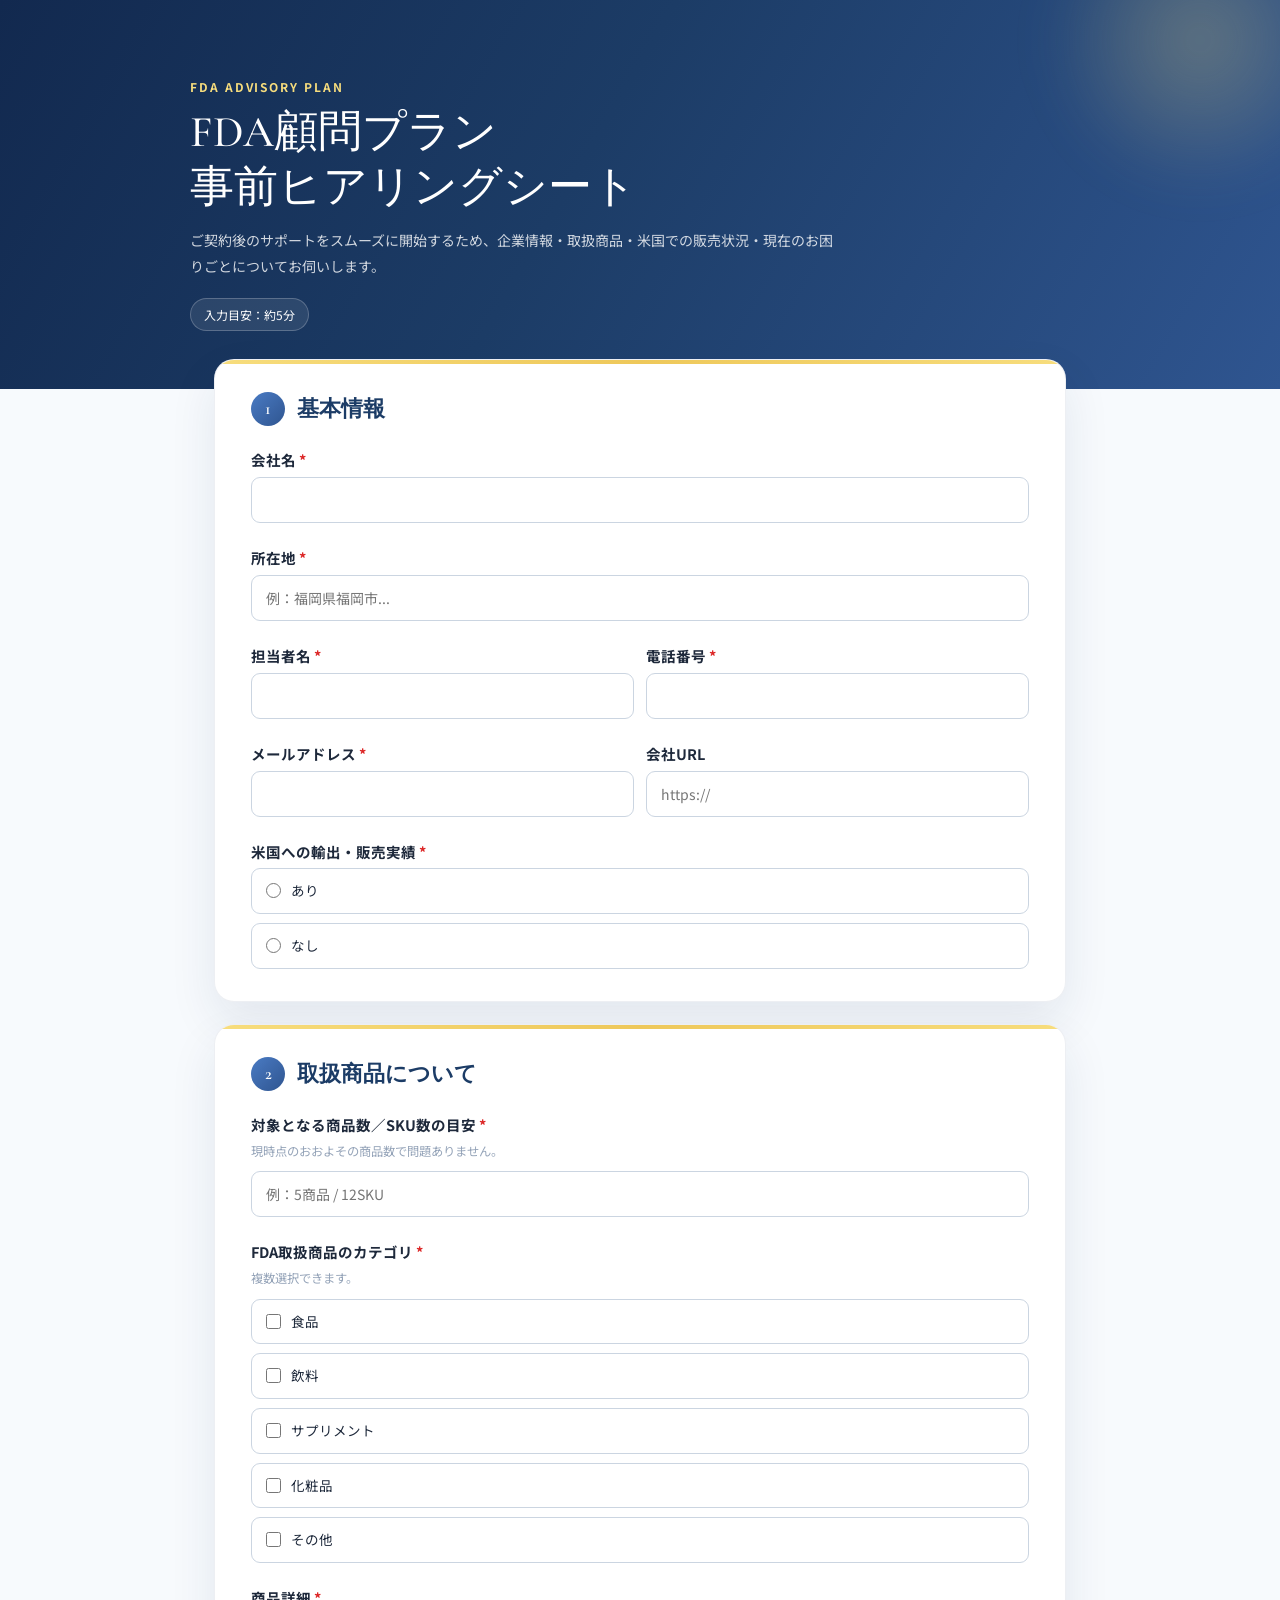
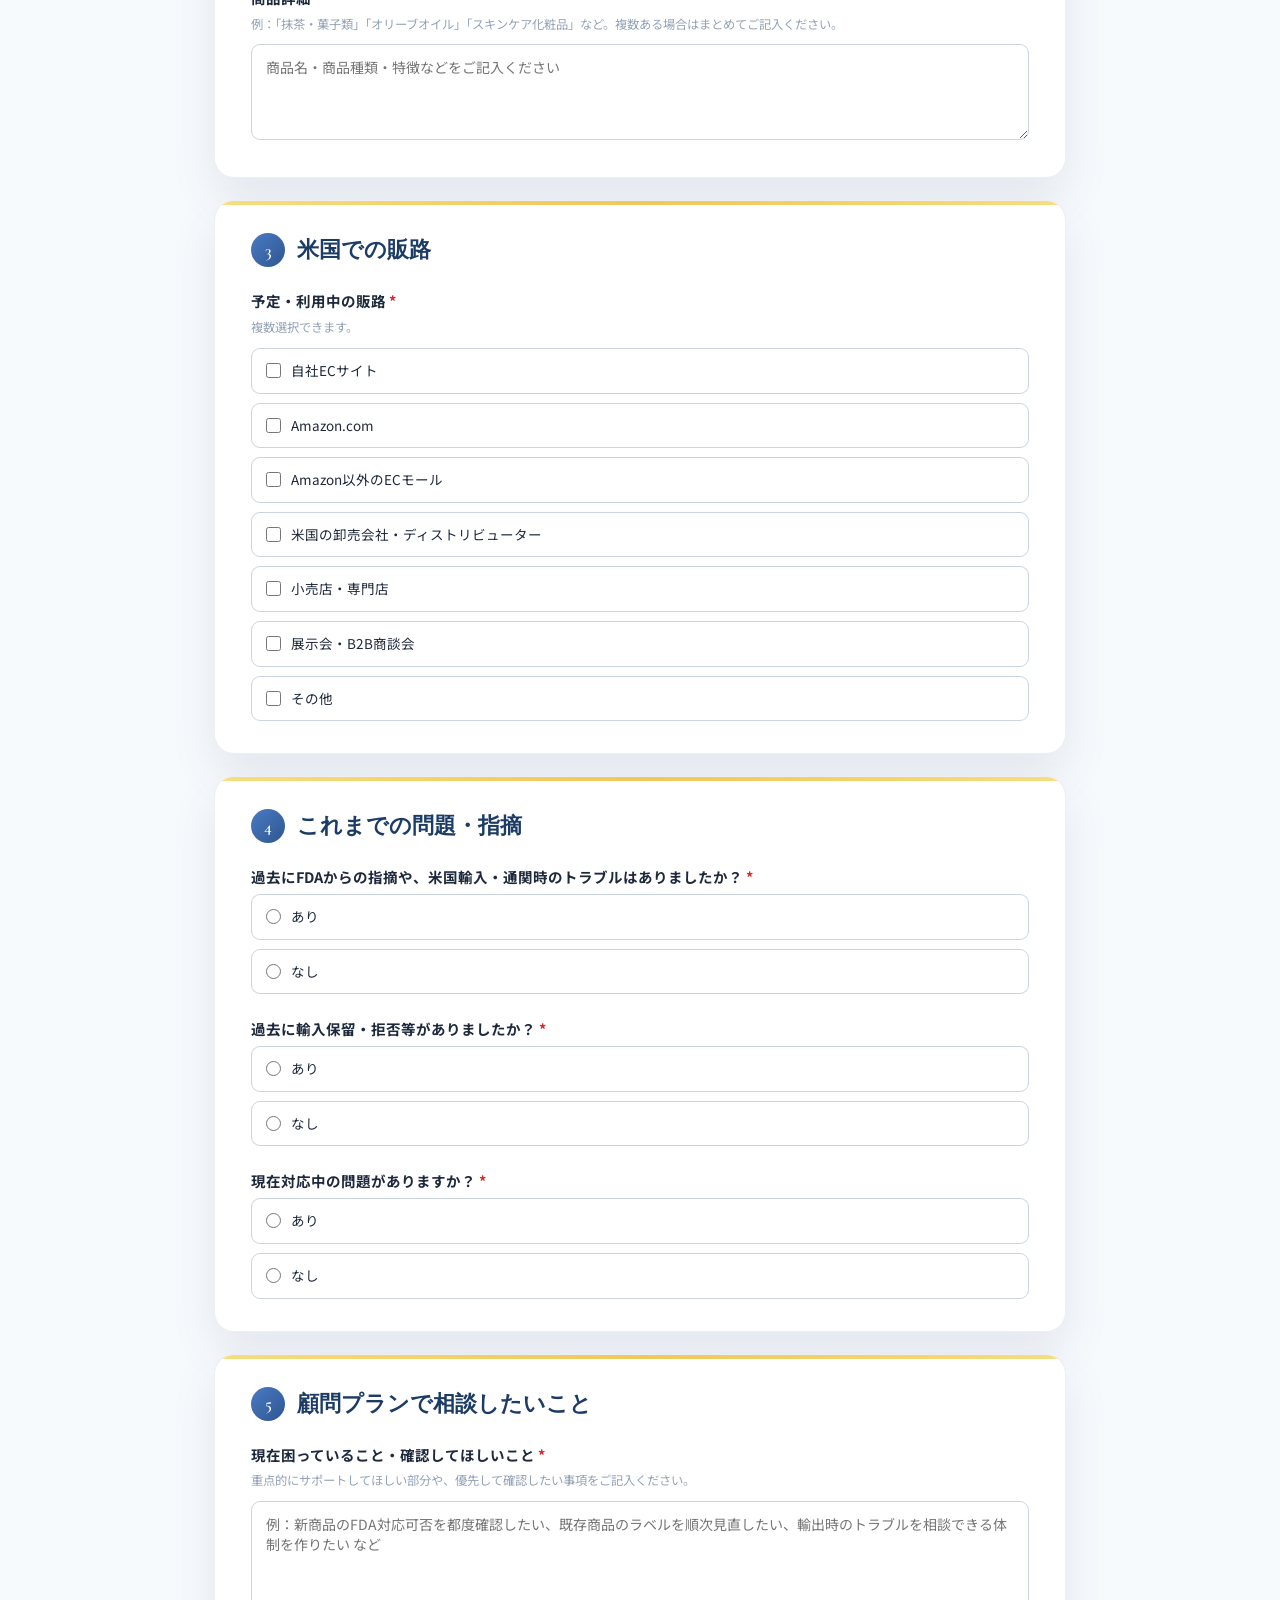
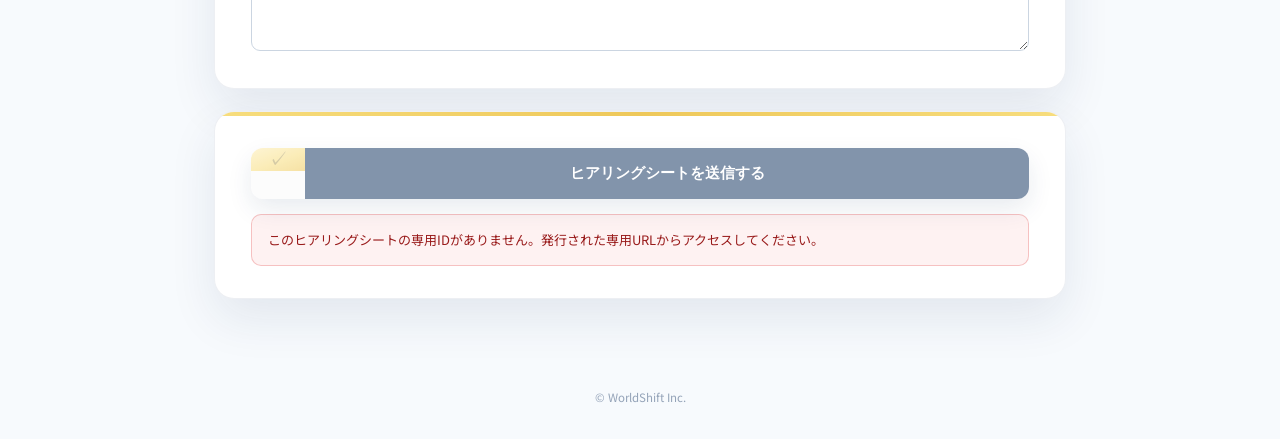
<file: advisory-hearing.html>
<!DOCTYPE html>
<html lang="ja">
<head>
<!-- Google tag (gtag.js) -->
<script async src="https://www.googletagmanager.com/gtag/js?id=G-JLD56Z8ZR7"></script>
<script>
  window.dataLayer = window.dataLayer || [];
  function gtag(){dataLayer.push(arguments);}
  gtag('js', new Date());
  gtag('config', 'G-JLD56Z8ZR7');
</script>
<meta charset="UTF-8">
<meta name="viewport" content="width=device-width, initial-scale=1.0">
<title>FDA顧問プラン 事前ヒアリングシート | WorldShift</title>
<meta name="description" content="FDA顧問プランをご利用いただく企業様向けの事前ヒアリングシートです。企業情報、取扱商品、米国販路、FDA・税関対応の状況、相談したい内容をご入力ください。">
<meta name="robots" content="noindex,nofollow">
<link rel="icon" href="favicon-32.png" type="image/png" sizes="32x32">
<link rel="icon" href="favicon-16.png" type="image/png" sizes="16x16">
<link rel="apple-touch-icon" href="favicon-180.png">
<link rel="preconnect" href="https://fonts.googleapis.com">
<link href="https://fonts.googleapis.com/css2?family=Cormorant+Garamond:wght@400;500;600&family=Noto+Sans+JP:wght@300;400;500;700&display=swap" rel="stylesheet">
<style>
*,*::before,*::after{box-sizing:border-box;margin:0;padding:0}
:root{
 --navy:#406AAF;--deep:#1c3c66;--navy3:#6a9fd4;--blue2:#eef4fc;--amber:#F7DD7D;
 --ink:#1E293B;--ink2:#475569;--ink3:#94A3B8;--border:#E2E8F0;--border2:#CBD5E1;
 --green:#059669;--greenl:#ECFDF5;--red:#DC2626;
}
html{font-size:17px;scroll-behavior:smooth}
body{font-family:'Noto Sans JP',sans-serif;color:var(--ink);background:#f7fafd;-webkit-font-smoothing:antialiased;min-height:100vh}
a{color:inherit;text-decoration:none}
@keyframes floatUp{from{opacity:0;transform:translateY(12px)}to{opacity:1;transform:none}}
@keyframes spin{to{transform:rotate(360deg)}}
.hero{position:relative;overflow:hidden;background:linear-gradient(120deg,#12294f 0%,#1c3c66 45%,#2f5590 100%);padding:78px 24px 58px}
.hero:before{content:'';position:absolute;width:320px;height:320px;border-radius:50%;right:-80px;top:-120px;background:radial-gradient(circle,rgba(247,221,125,.28),transparent 68%);filter:blur(25px)}
.hero-inner{position:relative;z-index:2;max-width:900px;margin:auto}
.eyebrow{font-size:12px;font-weight:700;letter-spacing:.16em;color:var(--amber);margin-bottom:10px}
h1{font-family:'Cormorant Garamond',serif;font-weight:500;font-size:clamp(29px,4vw,44px);line-height:1.24;color:#fff}
.hero p{margin-top:14px;color:rgba(255,255,255,.80);font-size:14px;line-height:1.85;max-width:650px}
.note{display:inline-flex;margin-top:18px;padding:7px 13px;border:1px solid rgba(255,255,255,.22);border-radius:999px;color:#fff;background:rgba(255,255,255,.09);font-size:12px}
.wrap{max-width:900px;margin:-30px auto 90px;padding:0 24px;position:relative;z-index:3}
.card{background:#fff;border:1px solid rgba(28,60,102,.08);border-radius:20px;box-shadow:0 20px 48px rgba(20,45,85,.09);padding:32px 36px;margin-bottom:22px;position:relative;overflow:hidden;animation:floatUp .45s ease both}
.card:before{content:'';position:absolute;top:0;left:0;right:0;height:4px;background:linear-gradient(90deg,#F7DD7D,#EEC85A 50%,#F7DD7D)}
.card-head{display:flex;align-items:center;gap:12px;margin-bottom:22px}
.num{width:34px;height:34px;border-radius:50%;display:flex;align-items:center;justify-content:center;flex:0 0 auto;background:linear-gradient(135deg,#4a7bc4,#2f5590);color:#fff;font-family:'Cormorant Garamond',serif;font-weight:600}
.card-title{font-family:'Cormorant Garamond',serif;font-size:22px;font-weight:600;color:var(--deep)}
.q{margin-bottom:23px} .q:last-child{margin-bottom:0}
.label{font-size:14.5px;font-weight:700;line-height:1.65;margin-bottom:5px} .req{color:var(--red)}
.hint{font-size:12.3px;color:var(--ink3);line-height:1.6;margin-bottom:10px}
.input,.textarea{width:100%;padding:12px 14px;border:1.5px solid var(--border2);border-radius:9px;font:inherit;font-size:14px;color:var(--ink);background:#fff;transition:.18s}
.input:focus,.textarea:focus{outline:none;border-color:var(--navy)} .textarea{min-height:96px;resize:vertical}
.grid{display:grid;grid-template-columns:1fr 1fr;gap:12px}
.choices{display:flex;flex-direction:column;gap:9px}
.choice{display:flex;align-items:flex-start;gap:10px;padding:11px 14px;border:1.5px solid var(--border2);border-radius:9px;cursor:pointer;font-size:13.5px;line-height:1.6;transition:.18s}
.choice:hover{border-color:var(--navy3);background:var(--blue2)} .choice:has(input:checked){border-color:var(--navy);background:var(--blue2);font-weight:600}
.choice input{margin-top:3px;accent-color:var(--navy);width:15px;height:15px;flex:0 0 auto}
.cond{display:none;margin-top:10px} .cond.show{display:block}
.issue-box{display:none;margin-top:16px;padding:16px 18px;background:#f8fafc;border-left:3px solid var(--navy3);border-radius:10px} .issue-box.show{display:block}
.submit{width:100%;border:none;border-radius:12px;overflow:hidden;display:flex;cursor:pointer;box-shadow:0 10px 26px rgba(28,60,102,.18);transition:.2s;margin-top:4px}
.submit:hover{transform:translateY(-2px)} .submit:disabled{opacity:.55;cursor:not-allowed;transform:none}
.submit-icon{width:54px;background:linear-gradient(160deg,#FCEBB0,#F7DD7D 55%,#EEC85A);display:flex;align-items:center;justify-content:center;font-size:20px}
.submit-label{flex:1;background:var(--deep);color:#fff;padding:16px 20px;font-weight:700;font-size:14.5px}
.status{display:none;margin-top:15px;padding:14px 16px;border-radius:10px;font-size:13px;line-height:1.7}
.status.ok{display:block;background:var(--greenl);border:1px solid rgba(5,150,105,.24);color:#065f46}
.status.err{display:block;background:#FEF2F2;border:1px solid rgba(220,38,38,.24);color:#991B1B}
.spinner{width:14px;height:14px;border:2px solid rgba(255,255,255,.35);border-top-color:#fff;border-radius:50%;display:inline-block;vertical-align:-2px;margin-right:8px;animation:spin .7s linear infinite}
.done{display:none;text-align:center;padding:42px 24px}
.done.show{display:block} .done-mark{width:60px;height:60px;border-radius:50%;background:var(--greenl);color:var(--green);display:flex;align-items:center;justify-content:center;font-size:30px;margin:0 auto 15px}
.done h2{font-family:'Cormorant Garamond',serif;color:var(--deep);font-size:28px;margin-bottom:10px} .done p{font-size:13.5px;color:var(--ink2);line-height:1.8}
footer{text-align:center;color:var(--ink3);font-size:11.5px;padding:0 20px 34px}
@media(max-width:640px){html{font-size:16px}.hero{padding:64px 20px 50px}.wrap{padding:0 14px}.card{padding:24px 19px;border-radius:16px}.grid{grid-template-columns:1fr}}
</style>
</head>
<body>
<header class="hero">
 <div class="hero-inner">
   <div class="eyebrow">FDA ADVISORY PLAN</div>
   <h1>FDA顧問プラン<br>事前ヒアリングシート</h1>
   <p>ご契約後のサポートをスムーズに開始するため、企業情報・取扱商品・米国での販売状況・現在のお困りごとについてお伺いします。</p>
   <div class="note">入力目安：約5分</div>
 </div>
</header>

<form class="wrap" id="advisoryForm" novalidate>
<section class="card">
 <div class="card-head"><div class="num">1</div><div class="card-title">基本情報</div></div>
 <div class="q"><div class="label">会社名 <span class="req">*</span></div><input class="input" id="company" autocomplete="organization"></div>
 <div class="q"><div class="label">所在地 <span class="req">*</span></div><input class="input" id="location" placeholder="例：福岡県福岡市..." autocomplete="street-address"></div>
 <div class="grid">
   <div class="q"><div class="label">担当者名 <span class="req">*</span></div><input class="input" id="contactName" autocomplete="name"></div>
   <div class="q"><div class="label">電話番号 <span class="req">*</span></div><input class="input" id="phone" type="tel" autocomplete="tel"></div>
 </div>
 <div class="grid">
   <div class="q"><div class="label">メールアドレス <span class="req">*</span></div><input class="input" id="email" type="email" autocomplete="email"></div>
   <div class="q"><div class="label">会社URL</div><input class="input" id="websiteUrl" type="url" placeholder="https://"></div>
 </div>
 <div class="q">
   <div class="label">米国への輸出・販売実績 <span class="req">*</span></div>
   <div class="choices">
     <label class="choice"><input type="radio" name="exportExperience" value="yes">あり</label>
     <label class="choice"><input type="radio" name="exportExperience" value="no">なし</label>
   </div>
 </div>
</section>

<section class="card">
 <div class="card-head"><div class="num">2</div><div class="card-title">取扱商品について</div></div>
 <div class="q">
   <div class="label">対象となる商品数／SKU数の目安 <span class="req">*</span></div>
   <div class="hint">現時点のおおよその商品数で問題ありません。</div>
   <input class="input" id="productCount" placeholder="例：5商品 / 12SKU">
 </div>
 <div class="q">
   <div class="label">FDA取扱商品のカテゴリ <span class="req">*</span></div>
   <div class="hint">複数選択できます。</div>
   <div class="choices">
     <label class="choice"><input type="checkbox" name="categories" value="food">食品</label>
     <label class="choice"><input type="checkbox" name="categories" value="beverage">飲料</label>
     <label class="choice"><input type="checkbox" name="categories" value="supplement">サプリメント</label>
     <label class="choice"><input type="checkbox" name="categories" value="cosmetics">化粧品</label>
     <label class="choice"><input type="checkbox" name="categories" value="other" id="categoryOtherCheck">その他</label>
   </div>
   <div class="cond" id="categoryOtherWrap"><input class="input" id="categoryOther" placeholder="その他のカテゴリをご記入ください"></div>
 </div>
 <div class="q">
   <div class="label">商品詳細 <span class="req">*</span></div>
   <div class="hint">例：「抹茶・菓子類」「オリーブオイル」「スキンケア化粧品」など。複数ある場合はまとめてご記入ください。</div>
   <textarea class="textarea" id="productDetails" placeholder="商品名・商品種類・特徴などをご記入ください"></textarea>
 </div>
</section>

<section class="card">
 <div class="card-head"><div class="num">3</div><div class="card-title">米国での販路</div></div>
 <div class="q">
   <div class="label">予定・利用中の販路 <span class="req">*</span></div>
   <div class="hint">複数選択できます。</div>
   <div class="choices">
     <label class="choice"><input type="checkbox" name="channels" value="own_ec">自社ECサイト</label>
     <label class="choice"><input type="checkbox" name="channels" value="amazon">Amazon.com</label>
     <label class="choice"><input type="checkbox" name="channels" value="other_ec" id="otherEcCheck">Amazon以外のECモール</label>
     <label class="choice"><input type="checkbox" name="channels" value="wholesale">米国の卸売会社・ディストリビューター</label>
     <label class="choice"><input type="checkbox" name="channels" value="retail">小売店・専門店</label>
     <label class="choice"><input type="checkbox" name="channels" value="expo">展示会・B2B商談会</label>
     <label class="choice"><input type="checkbox" name="channels" value="other" id="channelOtherCheck">その他</label>
   </div>
   <div class="cond" id="otherEcWrap"><input class="input" id="otherEcName" placeholder="ECモール名をご記入ください"></div>
   <div class="cond" id="channelOtherWrap"><input class="input" id="channelOther" placeholder="その他の販路をご記入ください"></div>
 </div>
</section>

<section class="card">
 <div class="card-head"><div class="num">4</div><div class="card-title">これまでの問題・指摘</div></div>
 <div class="q">
   <div class="label">過去にFDAからの指摘や、米国輸入・通関時のトラブルはありましたか？ <span class="req">*</span></div>
   <div class="choices">
     <label class="choice"><input type="radio" name="fdaCustomsIssue" value="yes">あり</label>
     <label class="choice"><input type="radio" name="fdaCustomsIssue" value="no">なし</label>
   </div>
   <div class="issue-box" id="fdaCustomsIssueDetailsWrap">
     <div class="label">FDAからの指摘・米国輸入・通関時のトラブルの概要 <span class="req">*</span></div>
     <div class="hint">分かる範囲で、指摘内容・対象商品・発生時期・対応状況などをご記入ください。</div>
     <textarea class="textarea" id="fdaCustomsIssueDetails"></textarea>
   </div>
 </div>

 <div class="q">
   <div class="label">過去に輸入保留・拒否等がありましたか？ <span class="req">*</span></div>
   <div class="choices">
     <label class="choice"><input type="radio" name="importHoldRefusal" value="yes">あり</label>
     <label class="choice"><input type="radio" name="importHoldRefusal" value="no">なし</label>
   </div>
   <div class="issue-box" id="importHoldRefusalDetailsWrap">
     <div class="label">輸入保留・拒否等の概要 <span class="req">*</span></div>
     <div class="hint">分かる範囲で、対象商品・理由・通知内容・その後の対応などをご記入ください。</div>
     <textarea class="textarea" id="importHoldRefusalDetails"></textarea>
   </div>
 </div>

 <div class="q">
   <div class="label">現在対応中の問題がありますか？ <span class="req">*</span></div>
   <div class="choices">
     <label class="choice"><input type="radio" name="currentIssue" value="yes">あり</label>
     <label class="choice"><input type="radio" name="currentIssue" value="no">なし</label>
   </div>
   <div class="issue-box" id="currentIssueDetailsWrap">
     <div class="label">現在対応中の問題の概要 <span class="req">*</span></div>
     <div class="hint">現在の状況、対象商品、対応中の内容、特に確認したい点などをご記入ください。</div>
     <textarea class="textarea" id="currentIssueDetails"></textarea>
   </div>
 </div>
</section>

<section class="card">
 <div class="card-head"><div class="num">5</div><div class="card-title">顧問プランで相談したいこと</div></div>
 <div class="q">
   <div class="label">現在困っていること・確認してほしいこと <span class="req">*</span></div>
   <div class="hint">重点的にサポートしてほしい部分や、優先して確認したい事項をご記入ください。</div>
   <textarea class="textarea" id="consultation" style="min-height:150px" placeholder="例：新商品のFDA対応可否を都度確認したい、既存商品のラベルを順次見直したい、輸出時のトラブルを相談できる体制を作りたい など"></textarea>
 </div>
</section>

<section class="card" id="submitCard">
 <button type="submit" class="submit" id="submitBtn">
   <span class="submit-icon">✓</span>
   <span class="submit-label" id="submitLabel">ヒアリングシートを送信する</span>
 </button>
 <div class="status" id="status"></div>
 <div class="done" id="done">
   <div class="done-mark">✓</div>
   <h2>ご回答ありがとうございました</h2>
   <p>ヒアリング内容を送信しました。<br>いただいた内容をもとに、今後のサポートを進めてまいります。</p>
 </div>
</section>
</form>
<footer>© WorldShift Inc.</footer>

<script>
const ENDPOINT_URL = "/fda/api.php";
const ADVISORY_PARAMS = new URLSearchParams(location.search);
const HEARING_ID = ADVISORY_PARAMS.get('id') || '';
const ACCESS_TOKEN = ADVISORY_PARAMS.get('token') || '';

if (!HEARING_ID) {
  document.addEventListener('DOMContentLoaded', () => {
    const status = document.getElementById('status');
    const btn = document.getElementById('submitBtn');
    status.className = 'status err';
    status.textContent = 'このヒアリングシートの専用IDがありません。発行された専用URLからアクセスしてください。';
    btn.disabled = true;
  });
}

const $ = id => document.getElementById(id);
const value = id => $(id).value.trim();
const radio = name => document.querySelector(`input[name="${name}"]:checked`)?.value || '';
const checks = name => [...document.querySelectorAll(`input[name="${name}"]:checked`)].map(x=>x.value);

function toggleConditional(checkId, wrapId){
  const c=$(checkId), w=$(wrapId);
  const fn=()=>w.classList.toggle('show', c.checked);
  c.addEventListener('change',fn); fn();
}
toggleConditional('categoryOtherCheck','categoryOtherWrap');
toggleConditional('otherEcCheck','otherEcWrap');
toggleConditional('channelOtherCheck','channelOtherWrap');

function refreshIssueBoxes(){
  $('fdaCustomsIssueDetailsWrap').classList.toggle('show', radio('fdaCustomsIssue')==='yes');
  $('importHoldRefusalDetailsWrap').classList.toggle('show', radio('importHoldRefusal')==='yes');
  $('currentIssueDetailsWrap').classList.toggle('show', radio('currentIssue')==='yes');
}
['fdaCustomsIssue','importHoldRefusal','currentIssue'].forEach(n=>{
  document.querySelectorAll(`input[name="${n}"]`).forEach(el=>el.addEventListener('change',refreshIssueBoxes));
});

function validate(){
  const errors=[];
  if(!value('company')) errors.push('会社名');
  if(!value('location')) errors.push('所在地');
  if(!value('contactName')) errors.push('担当者名');
  if(!value('phone')) errors.push('電話番号');
  if(!value('email')) errors.push('メールアドレス');
  if(value('email') && !/^[^\s@]+@[^\s@]+\.[^\s@]+$/.test(value('email'))) errors.push('正しいメールアドレス');
  if(!radio('exportExperience')) errors.push('米国への輸出・販売実績');
  if(!value('productCount')) errors.push('対象商品数／SKU数');
  if(checks('categories').length===0) errors.push('FDA取扱商品のカテゴリ');
  if($('categoryOtherCheck').checked && !value('categoryOther')) errors.push('その他の商品カテゴリ');
  if(!value('productDetails')) errors.push('商品詳細');
  if(checks('channels').length===0) errors.push('米国での販路');
  if($('otherEcCheck').checked && !value('otherEcName')) errors.push('Amazon以外のECモール名');
  if($('channelOtherCheck').checked && !value('channelOther')) errors.push('その他の販路');
  if(!radio('fdaCustomsIssue')) errors.push('FDA・税関等からの指摘の有無');
  if(!radio('importHoldRefusal')) errors.push('輸入保留・拒否の有無');
  if(!radio('currentIssue')) errors.push('現在対応中の問題の有無');
  if(radio('fdaCustomsIssue')==='yes' && !value('fdaCustomsIssueDetails')) errors.push('FDAからの指摘・米国輸入・通関時のトラブルの概要');
  if(radio('importHoldRefusal')==='yes' && !value('importHoldRefusalDetails')) errors.push('輸入保留・拒否等の概要');
  if(radio('currentIssue')==='yes' && !value('currentIssueDetails')) errors.push('現在対応中の問題の概要');
  if(!value('consultation')) errors.push('顧問プランで相談したいこと');
  return errors;
}


function setRadio(name, val){
  const el=document.querySelector(`input[name="${name}"][value="${val}"]`);
  if(el){ el.checked=true; el.dispatchEvent(new Event('change')); }
}
function setChecks(name, vals){
  (vals||[]).forEach(v=>{
    const el=document.querySelector(`input[name="${name}"][value="${v}"]`);
    if(el){ el.checked=true; el.dispatchEvent(new Event('change')); }
  });
}
async function loadExistingAdvisoryAnswer(){
  if(!HEARING_ID) return;
  try{
    const res=await fetch(ENDPOINT_URL+'?action=advisory&id='+encodeURIComponent(HEARING_ID)+'&token='+encodeURIComponent(ACCESS_TOKEN));
    const result=await res.json();
    if(result.result!=='success' || !result.data) return;
    const d=result.data;
    const set=(id,v)=>{ if($(id) && v!==undefined && v!==null) $(id).value=v; };
    set('company',d.company); set('location',d.location); set('contactName',d.contactName);
    set('email',d.email); set('phone',d.phone); set('websiteUrl',d.websiteUrl);
    set('productCount',d.productCount); set('productDetails',d.productDetails);
    set('categoryOther',d.categoryOther); set('otherEcName',d.otherEcName);
    set('channelOther',d.channelOther);
    set('fdaCustomsIssueDetails',d.fdaCustomsIssueDetails);
    set('importHoldRefusalDetails',d.importHoldRefusalDetails);
    set('currentIssueDetails',d.currentIssueDetails);
    set('consultation',d.consultation);
    setRadio('exportExperience',d.exportExperience);
    setChecks('categories',d.categories);
    setChecks('channels',d.channels);
    setRadio('fdaCustomsIssue',d.fdaCustomsIssue);
    setRadio('importHoldRefusal',d.importHoldRefusal);
    setRadio('currentIssue',d.currentIssue);
    refreshIssueBoxes();
  }catch(err){
    console.warn('既存回答の読み込みをスキップしました',err);
  }
}
loadExistingAdvisoryAnswer();

$('advisoryForm').addEventListener('submit', async e=>{
  e.preventDefault();
  const errors=validate();
  const status=$('status');
  if(errors.length){
    status.className='status err';
    status.innerHTML='未入力の必須項目があります：<br>・'+errors.join('<br>・');
    status.scrollIntoView({behavior:'smooth',block:'center'});
    return;
  }

  const data={
    formType:'advisoryHearing',
    hearingId:HEARING_ID,
    token:ACCESS_TOKEN,
    company:value('company'),
    location:value('location'),
    contactName:value('contactName'),
    email:value('email'),
    phone:value('phone'),
    websiteUrl:value('websiteUrl'),
    exportExperience:radio('exportExperience'),
    productCount:value('productCount'),
    categories:checks('categories'),
    categoryOther:value('categoryOther'),
    productDetails:value('productDetails'),
    channels:checks('channels'),
    otherEcName:value('otherEcName'),
    channelOther:value('channelOther'),
    fdaCustomsIssue:radio('fdaCustomsIssue'),
    fdaCustomsIssueDetails:value('fdaCustomsIssueDetails'),
    importHoldRefusal:radio('importHoldRefusal'),
    importHoldRefusalDetails:value('importHoldRefusalDetails'),
    currentIssue:radio('currentIssue'),
    currentIssueDetails:value('currentIssueDetails'),

    // GAS側の既存「問題・指摘の概要」列は変更せず、
    // 各項目の詳細を1つにまとめて保存する
    issueDetails:[
      radio('fdaCustomsIssue')==='yes' && value('fdaCustomsIssueDetails')
        ? '【FDAからの指摘・米国輸入・通関時のトラブル】\n'+value('fdaCustomsIssueDetails')
        : '',
      radio('importHoldRefusal')==='yes' && value('importHoldRefusalDetails')
        ? '【輸入保留・拒否等】\n'+value('importHoldRefusalDetails')
        : '',
      radio('currentIssue')==='yes' && value('currentIssueDetails')
        ? '【現在対応中の問題】\n'+value('currentIssueDetails')
        : ''
    ].filter(Boolean).join('\n\n'),
    consultation:value('consultation'),
    page:location.href
  };

  const btn=$('submitBtn');
  btn.disabled=true;
  $('submitLabel').innerHTML='<span class="spinner"></span>送信しています…';
  status.className='status';

  try{
    const res=await fetch(ENDPOINT_URL,{
      method:'POST',
      headers:{'Content-Type':'text/plain;charset=utf-8'},
      body:JSON.stringify(data)
    });
    const result=await res.json();
    if(!res.ok || result.result!=='success') throw new Error(result.error||'送信に失敗しました');
    [...document.querySelectorAll('#advisoryForm > .card:not(#submitCard)')].forEach(el=>el.style.display='none');
    btn.style.display='none';
    $('done').classList.add('show');
    window.scrollTo({top:0,behavior:'smooth'});
  }catch(err){
    status.className='status err';
    status.textContent='送信できませんでした。時間をおいて再度お試しください。';
    btn.disabled=false;
    $('submitLabel').textContent='ヒアリングシートを送信する';
    console.error(err);
  }
});
</script>
</body>
</html>
</file>
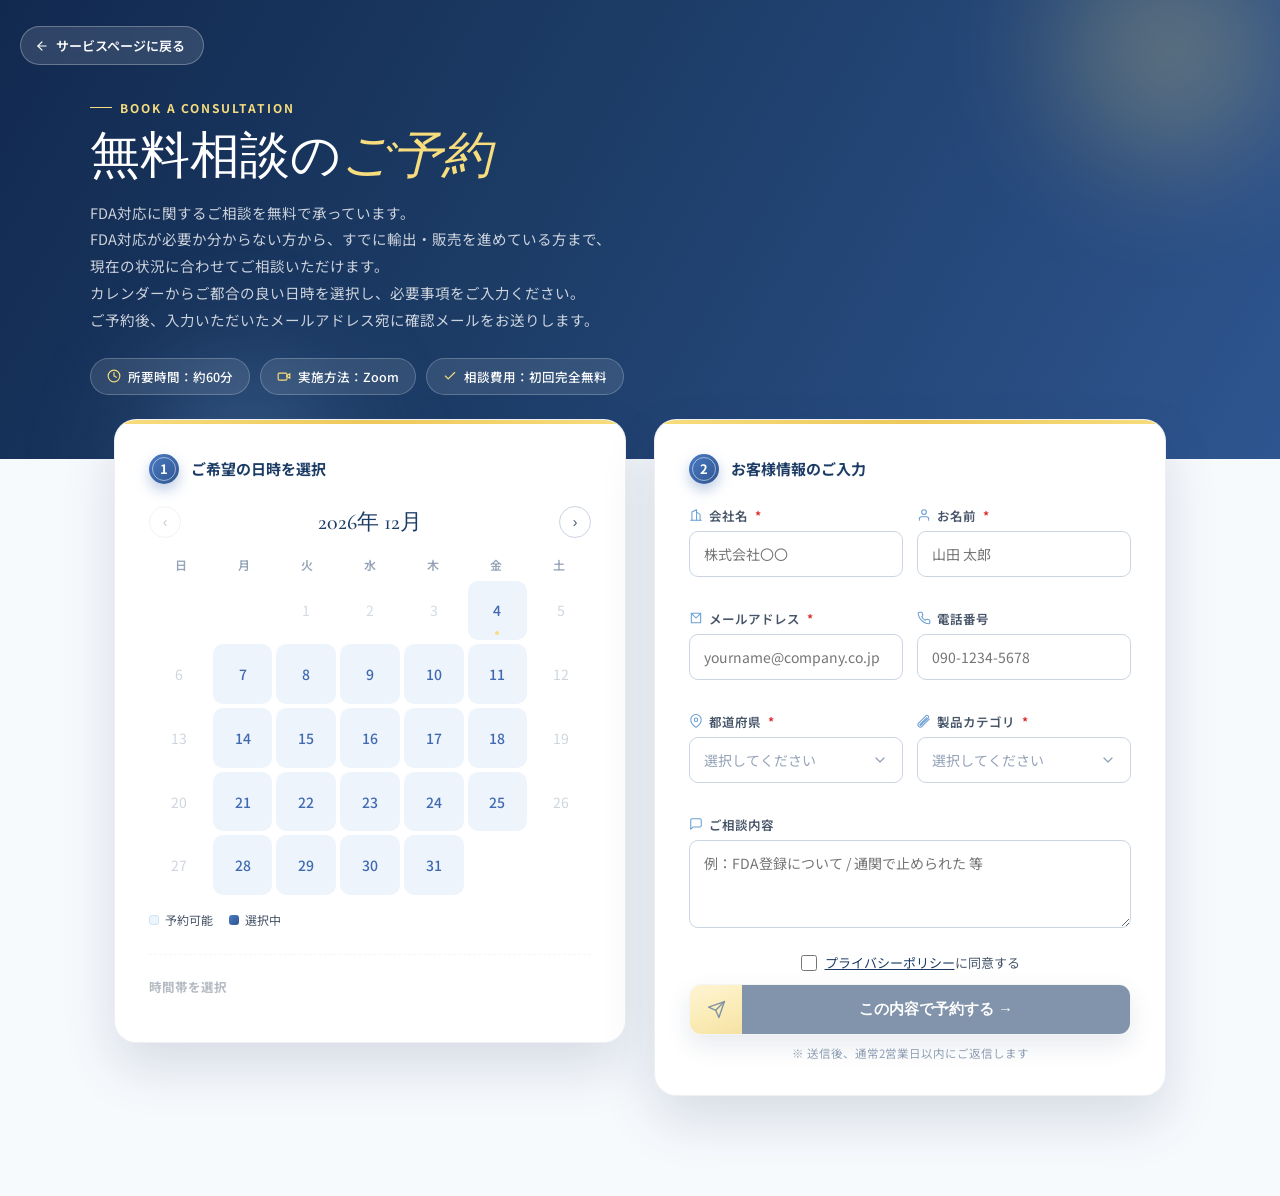
<file: booking.html>
<!DOCTYPE html>
<html lang="ja">
<head>
<!-- Google tag (gtag.js) -->
<script async src="https://www.googletagmanager.com/gtag/js?id=G-JLD56Z8ZR7"></script>
<script>
  window.dataLayer = window.dataLayer || [];
  function gtag(){dataLayer.push(arguments);}
  gtag('js', new Date());

  gtag('config', 'G-JLD56Z8ZR7');
</script>
<meta charset="UTF-8">
<meta name="viewport" content="width=device-width, initial-scale=1.0">
<title>無料相談のご予約 | FDA Compliance Partner</title>
<meta name="description" content="FDA対応・米国輸出に関する無料相談をカレンダーから簡単にご予約いただけます。所要時間約60分、Zoomにて実施。原材料の簡易スクリーニングや費用・スケジュールの目安もご案内します。">
<link rel="canonical" href="https://worldshift-inc.jp/fda/booking.html">
<link rel="icon" href="favicon.ico" sizes="any">
<link rel="icon" href="favicon-32.png" type="image/png" sizes="32x32">
<link rel="icon" href="favicon-16.png" type="image/png" sizes="16x16">
<link rel="apple-touch-icon" href="favicon-180.png">

<meta property="og:type" content="website">
<meta property="og:site_name" content="FDA Compliance Partner | WorldShift">
<meta property="og:title" content="無料相談のご予約 | FDA Compliance Partner">
<meta property="og:description" content="FDA対応・米国輸出に関する無料相談をカレンダーから簡単にご予約いただけます。所要時間約60分、Zoomにて実施。">
<meta property="og:url" content="https://worldshift-inc.jp/fda/booking.html">
<meta property="og:image" content="https://worldshift-inc.jp/fda/ogp-share.jpg">
<meta property="og:locale" content="ja_JP">

<meta name="twitter:card" content="summary_large_image">
<meta name="twitter:title" content="無料相談のご予約 | FDA Compliance Partner">
<meta name="twitter:description" content="FDA対応・米国輸出に関する無料相談をカレンダーから簡単にご予約いただけます。">
<meta name="twitter:image" content="https://worldshift-inc.jp/fda/ogp-share.jpg">
<link rel="preconnect" href="https://fonts.googleapis.com">
<link href="https://fonts.googleapis.com/css2?family=Cormorant+Garamond:ital,wght@0,300;0,400;0,600;1,300;1,400;1,600&family=Noto+Sans+JP:wght@300;400;500;700&display=swap" rel="stylesheet">
<style>
*,*::before,*::after{margin:0;padding:0;box-sizing:border-box}
html{scroll-behavior:smooth;font-size:17.5px}
:root{
  --navy:#406AAF; --navy2:#427AB5; --navy3:#6a9fd4;
  --blue:#427AB5; --blue2:#eef4fc; --blue3:#d0e2f5;
  --amber:#F7DD7D; --amber2:#FFF8E1;
  --white:#FFFFFF; --light:#F1F5F9;
  --ink:#1E293B; --ink2:#475569; --ink3:#94A3B8;
  --border:#E2E8F0; --border2:#CBD5E1;
  --green:#059669; --greenl:#ECFDF5; --red:#DC2626;
  --r:10px; --r2:6px;
}
body{font-family:'Noto Sans JP',sans-serif;color:var(--ink);background:#f7fafd;-webkit-font-smoothing:antialiased;min-height:100vh}
a{text-decoration:none;color:inherit}
img{max-width:100%;display:block}

@keyframes floatUp{from{opacity:0;transform:translateY(16px)}to{opacity:1;transform:translateY(0)}}
@keyframes blobFloat{0%,100%{transform:translate(0,0) scale(1)}50%{transform:translate(-18px,14px) scale(1.06)}}

/* ── header ── */
.bk-hero{
  position:relative;overflow:hidden;
  background:linear-gradient(120deg,#12294f 0%,#1c3c66 42%,#2f5590 100%);
  padding:88px 24px 64px;
}
.bk-hero::before,.bk-hero::after{
  content:'';position:absolute;border-radius:50%;filter:blur(50px);pointer-events:none;
}
.bk-hero::before{
  width:340px;height:340px;background:radial-gradient(circle,rgba(247,221,125,.35),transparent 70%);
  top:-120px;right:-60px;animation:blobFloat 9s ease-in-out infinite;
}
.bk-hero::after{
  width:280px;height:280px;background:radial-gradient(circle,rgba(122,169,224,.4),transparent 70%);
  bottom:-140px;left:8%;animation:blobFloat 11s ease-in-out infinite reverse;
}
.bk-hero-inner{position:relative;z-index:2;max-width:1100px;margin:0 auto;}
.bk-back{
  position:absolute;top:26px;left:20px;z-index:10;
  display:inline-flex;align-items:center;gap:7px;font-size:13px;color:#fff;font-weight:600;
  background:rgba(255,255,255,.12);border:1px solid rgba(255,255,255,.28);border-radius:100px;
  padding:9px 18px 9px 14px;backdrop-filter:blur(6px);transition:all .2s;
}
.bk-back svg{width:14px;height:14px;flex-shrink:0;transition:transform .2s;}
.bk-back:hover{background:rgba(255,255,255,.22);border-color:rgba(255,255,255,.45);}
.bk-back:hover svg{transform:translateX(-3px);}
.bk-eyebrow{display:inline-flex;align-items:center;gap:8px;font-size:12px;font-weight:700;letter-spacing:.16em;color:var(--amber);margin:0 0 12px;}
.bk-eyebrow::before{content:'';width:22px;height:1px;background:currentColor;}
.bk-title{font-family:'Cormorant Garamond',serif;font-weight:300;font-size:clamp(32px,4.4vw,50px);color:#fff;line-height:1.15;}
.bk-title em{font-style:italic;color:var(--amber);}
.bk-sub{font-size:14.5px;color:rgba(255,255,255,.78);margin-top:14px;line-height:1.85;max-width:620px;}
.bk-badges{display:flex;gap:10px;margin-top:24px;flex-wrap:wrap;}
.bk-badge{
  display:inline-flex;align-items:center;gap:7px;font-size:12.5px;color:#fff;font-weight:500;
  background:rgba(255,255,255,.1);border:1px solid rgba(255,255,255,.22);border-radius:100px;
  padding:8px 16px;backdrop-filter:blur(6px);
}
.bk-badge svg{width:14px;height:14px;flex-shrink:0;color:var(--amber);}

/* ── layout ── */
.bk-wrap{
  max-width:1100px;margin:-40px auto 100px;padding:0 24px;
  display:grid;grid-template-columns:1fr 1fr;gap:28px;align-items:start;position:relative;z-index:3;
}
@media(max-width:900px){.bk-wrap{grid-template-columns:1fr;}}

.bk-card{
  background:#fff;border:1px solid rgba(28,60,102,.08);border-radius:22px;
  box-shadow:0 24px 54px rgba(20,45,85,.14);
  padding:34px;position:relative;overflow:hidden;
  animation:floatUp .6s ease both;
}
.bk-card:nth-child(2){animation-delay:.1s;}
.bk-card::before{
  content:'';position:absolute;top:0;left:0;right:0;height:4px;
  background:linear-gradient(90deg,#F7DD7D,#EEC85A 50%,#F7DD7D);
}
.bk-card-title{font-size:15px;font-weight:700;color:#1c3c66;margin-bottom:22px;display:flex;align-items:center;gap:12px;}
.bk-card-title .num{
  width:30px;height:30px;border-radius:50%;background:linear-gradient(135deg,#4a7bc4,#2f5590);
  color:#fff;font-size:13px;display:flex;align-items:center;justify-content:center;flex-shrink:0;
  box-shadow:0 6px 14px rgba(64,106,175,.35);position:relative;
}
.bk-card-title .num::before{
  content:'';position:absolute;inset:3px;border-radius:50%;border:1.5px solid rgba(255,255,255,.5);pointer-events:none;
}

/* ── calendar ── */
.cal-nav{display:flex;align-items:center;justify-content:space-between;margin-bottom:18px;}
.cal-month{font-family:'Cormorant Garamond',serif;font-size:22px;color:#1c3c66;font-weight:500;}
.cal-btn{
  width:32px;height:32px;border-radius:50%;border:1px solid var(--border2);background:#fff;
  display:flex;align-items:center;justify-content:center;cursor:pointer;color:var(--ink2);
  transition:all .2s;font-size:14px;
}
.cal-btn:hover{background:var(--blue2);border-color:var(--navy3);color:var(--navy);}
.cal-btn:disabled{opacity:.3;cursor:not-allowed;}
.cal-btn:disabled:hover{background:#fff;border-color:var(--border2);color:var(--ink2);}

.cal-weekdays{display:grid;grid-template-columns:repeat(7,1fr);text-align:center;font-size:12px;color:var(--ink3);font-weight:600;margin-bottom:8px;}
.cal-grid{display:grid;grid-template-columns:repeat(7,1fr);gap:4px;}
.cal-cell{
  aspect-ratio:1;display:flex;align-items:center;justify-content:center;
  border-radius:10px;font-size:14px;color:var(--ink);cursor:default;position:relative;
}
.cal-cell.empty{visibility:hidden;}
.cal-cell.past{color:var(--ink3);opacity:.4;}
.cal-cell.weekend-off{color:var(--ink3);opacity:.45;}
.cal-cell.available{cursor:pointer;font-weight:500;background:var(--blue2);color:var(--navy);transition:all .2s;}
.cal-cell.available:hover{background:var(--navy3);color:#fff;transform:translateY(-1px);}
.cal-cell.selected{background:linear-gradient(135deg,#4a7bc4,#2f5590);color:#fff;font-weight:700;box-shadow:0 6px 16px rgba(64,106,175,.35);}
.cal-cell.today::after{
  content:'';position:absolute;bottom:5px;left:50%;transform:translateX(-50%);
  width:4px;height:4px;border-radius:50%;background:var(--amber);
}
.cal-loading{
  grid-column:1 / -1;padding:40px 0;text-align:center;color:var(--ink3);font-size:13px;
}

.cal-legend{display:flex;gap:16px;margin-top:16px;font-size:12px;color:var(--ink2);}
.cal-legend span{display:flex;align-items:center;gap:6px;}
.cal-legend i{width:10px;height:10px;border-radius:3px;display:inline-block;}
.cal-legend .i-avail{background:var(--blue2);border:1px solid var(--blue3);}
.cal-legend .i-sel{background:linear-gradient(135deg,#4a7bc4,#2f5590);}

.slot-section{margin-top:26px;padding-top:22px;border-top:1px dashed var(--border);}
.slot-section.disabled{opacity:.4;pointer-events:none;}
.slot-label{font-size:12.5px;font-weight:700;color:var(--ink2);margin-bottom:12px;}
.slot-grid{display:grid;grid-template-columns:repeat(3,1fr);gap:8px;}
.slot-btn{
  padding:10px 6px;border-radius:8px;border:1px solid var(--border2);background:#fff;
  font-size:13px;color:var(--ink);cursor:pointer;transition:all .2s;text-align:center;
}
.slot-btn:hover{border-color:var(--navy3);background:var(--blue2);}
.slot-btn.selected{background:linear-gradient(135deg,#4a7bc4,#2f5590);border-color:transparent;color:#fff;font-weight:700;}
.slot-btn.taken{opacity:.35;text-decoration:line-through;cursor:not-allowed;background:var(--light);}
.slot-btn.taken:hover{border-color:var(--border2);background:var(--light);}

.selected-summary{
  margin-top:20px;padding:14px 16px;border-radius:12px;background:var(--amber2);
  border:1px solid rgba(217,168,45,.25);font-size:13.5px;color:#7a5a12;display:none;
}
.selected-summary.show{display:block;}
.selected-summary b{color:#1c3c66;}

/* ── form ── */
.f-row{margin-bottom:16px;}
.f-row-2{display:grid;grid-template-columns:1fr 1fr;gap:14px;}
.f-label{display:flex;align-items:center;gap:6px;font-size:12.5px;font-weight:600;color:var(--ink2);margin-bottom:6px;}
.f-label svg{width:14px;height:14px;color:var(--navy3);flex-shrink:0;}
.f-label .req{color:var(--red);margin-left:1px;}
.f-input,.f-select,.f-textarea{
  width:100%;padding:12px 14px;border:1.5px solid var(--border2);border-radius:9px;
  font-size:14px;font-family:inherit;color:var(--ink);background:#fff;transition:border-color .2s;
}
.f-input:focus,.f-select:focus,.f-textarea:focus{outline:none;border-color:var(--navy);}
.f-textarea{resize:vertical;min-height:88px;}
.f-error{font-size:12px;color:var(--red);margin-top:5px;display:none;}
.f-row.invalid .f-input,.f-row.invalid .f-select,.f-row.invalid .f-textarea{border-color:var(--red);}
.f-row.invalid .f-error{display:block;}

/* ── カスタムセレクト（常に下に開く） ── */
.csel{position:relative;}
.csel-trigger{
  width:100%;padding:12px 14px;border:1.5px solid var(--border2);border-radius:9px;
  font-size:14px;font-family:inherit;color:var(--ink);background:#fff;
  display:flex;align-items:center;justify-content:space-between;gap:8px;
  cursor:pointer;transition:border-color .2s;text-align:left;
}
.csel-trigger .csel-val.ph{color:var(--ink3);}
.csel-trigger svg{width:16px;height:16px;color:var(--ink3);flex-shrink:0;transition:transform .2s;}
.csel-trigger:focus{outline:none;border-color:var(--navy);}
.csel.open .csel-trigger{border-color:var(--navy);}
.csel.open .csel-trigger svg{transform:rotate(180deg);}
.f-row.invalid .csel-trigger{border-color:var(--red);}
.csel-menu{
  position:absolute;top:calc(100% + 6px);left:0;right:0;z-index:80;
  background:#fff;border:1px solid var(--border2);border-radius:12px;
  box-shadow:0 18px 40px rgba(28,60,102,.2);
  max-height:250px;overflow-y:auto;padding:6px;
  opacity:0;visibility:hidden;transform:translateY(-6px);
  transition:opacity .16s,transform .16s,visibility .16s;
}
.csel.open .csel-menu{opacity:1;visibility:visible;transform:translateY(0);}
.csel-opt{padding:9px 12px;border-radius:7px;font-size:13.5px;color:var(--ink);cursor:pointer;transition:background .15s;}
.csel-opt:hover{background:var(--blue2);}
.csel-opt.selected{background:linear-gradient(135deg,#4a7bc4,#2f5590);color:#fff;font-weight:600;}

.f-submit{
  width:100%;display:flex;align-items:stretch;border-radius:12px;overflow:hidden;
  border:1.5px solid rgba(28,60,102,.1);box-shadow:0 10px 26px rgba(28,60,102,.2);
  cursor:pointer;background:none;padding:0;margin-top:8px;transition:transform .2s,box-shadow .2s;
}
.f-privacy{margin-top:18px;text-align:center;}
.f-privacy-label{
  display:inline-flex;align-items:center;gap:8px;font-size:13px;color:var(--ink2);
  cursor:pointer;line-height:1.5;
}
.f-privacy-label input[type="checkbox"]{
  width:16px;height:16px;flex-shrink:0;accent-color:#1c3c66;cursor:pointer;
}
.f-privacy-label a{color:#1c3c66;text-decoration:underline;}
.f-privacy-label a:hover{color:#2f5590;}
.f-submit:hover{transform:translateY(-2px);box-shadow:0 16px 32px rgba(28,60,102,.28);}
.f-submit:disabled{opacity:.55;cursor:not-allowed;transform:none;}
.f-submit-icon{
  width:52px;flex-shrink:0;display:flex;align-items:center;justify-content:center;color:#1a3a5a;
  background:linear-gradient(160deg,#FCEBB0,#F7DD7D 55%,#EEC85A);
}
.f-submit-label{
  flex:1;display:flex;align-items:center;justify-content:center;gap:8px;
  font-size:14.5px;font-weight:700;color:#fff;background:#1c3c66;padding:15px 20px;
}
.f-note{font-size:11.5px;color:var(--ink3);margin-top:10px;text-align:center;}

.f-status{margin-top:16px;padding:14px 16px;border-radius:10px;font-size:13.5px;display:none;}
.f-status.ok{display:block;background:var(--greenl);color:#065f46;border:1px solid rgba(5,150,105,.25);}
.f-status.err{display:block;background:#FEF2F2;color:#991B1B;border:1px solid rgba(220,38,38,.25);}

.spinner{
  width:14px;height:14px;border:2px solid rgba(255,255,255,.4);border-top-color:#fff;
  border-radius:50%;display:inline-block;animation:spin .7s linear infinite;margin-right:6px;vertical-align:-2px;
}
@keyframes spin{to{transform:rotate(360deg)}}

/* ── 予約完了モーダル ── */
.bk-modal-overlay{
  position:fixed;inset:0;z-index:1000;
  background:rgba(10,20,40,.55);
  display:flex;align-items:center;justify-content:center;
  padding:24px;
  opacity:0;visibility:hidden;
  transition:opacity .25s ease,visibility .25s ease;
}
.bk-modal-overlay.show{opacity:1;visibility:visible;}
.bk-modal{
  position:relative;
  width:100%;max-width:460px;
  background:#fff;border-radius:20px;
  padding:40px 36px 32px;
  box-shadow:0 30px 70px rgba(10,20,40,.35);
  text-align:center;
  transform:translateY(16px) scale(.98);
  transition:transform .25s ease;
  max-height:88vh;overflow-y:auto;
}
.bk-modal-overlay.show .bk-modal{transform:translateY(0) scale(1);}
.bk-modal-icon{
  width:60px;height:60px;border-radius:50%;margin:0 auto 20px;
  background:var(--greenl);color:var(--green);
  display:flex;align-items:center;justify-content:center;
}
.bk-modal-icon svg{width:28px;height:28px;}
.bk-modal-title{
  font-family:'Cormorant Garamond',serif;font-size:26px;font-weight:600;
  color:#1c3c66;margin-bottom:16px;
}
.bk-modal-text{font-size:13.5px;color:var(--ink2);line-height:1.85;text-align:left;}
.bk-modal-note{
  margin-top:22px;padding:18px 20px;border-radius:12px;
  background:var(--amber2);border:1px solid rgba(217,168,45,.3);
  text-align:left;
}
.bk-modal-note-title{font-size:13.5px;font-weight:700;color:#7a5a12;margin-bottom:10px;}
.bk-modal-note .bk-modal-text{color:#7a5a12;}
.bk-modal-ok{
  margin-top:26px;width:100%;
  background:linear-gradient(135deg,#4a7bc4,#2f5590);color:#fff;
  border:none;border-radius:10px;padding:13px;
  font-size:14px;font-weight:700;cursor:pointer;
  transition:opacity .2s;
}
.bk-modal-ok:hover{opacity:.9;}
</style>
</head>
<body>

<div class="bk-hero">
  <a href="index.html" class="bk-back">
    <svg viewBox="0 0 24 24" fill="none" stroke="currentColor" stroke-width="2" stroke-linecap="round" stroke-linejoin="round"><path d="M19 12H5"/><path d="m12 19-7-7 7-7"/></svg>
    サービスページに戻る
  </a>
  <div class="bk-hero-inner">
    <div class="bk-eyebrow">BOOK A CONSULTATION</div>
    <h1 class="bk-title">無料相談の<em>ご予約</em></h1>
    <p class="bk-sub">
      FDA対応に関するご相談を無料で承っています。<br>
      FDA対応が必要か分からない方から、すでに輸出・販売を進めている方まで、<span style="white-space:nowrap;">現在の状況に合わせてご相談いただけます。</span><br>
      カレンダーからご都合の良い日時を選択し、必要事項をご入力ください。<br>
      ご予約後、入力いただいたメールアドレス宛に確認メールをお送りします。
    </p>
    <div class="bk-badges">
      <span class="bk-badge">
        <svg viewBox="0 0 24 24" fill="none" stroke="currentColor" stroke-width="2" stroke-linecap="round" stroke-linejoin="round"><circle cx="12" cy="12" r="10"/><polyline points="12 6 12 12 16 14"/></svg>
        所要時間：約60分
      </span>
      <span class="bk-badge">
        <svg viewBox="0 0 24 24" fill="none" stroke="currentColor" stroke-width="2" stroke-linecap="round" stroke-linejoin="round"><rect x="2" y="7" width="15" height="12" rx="2"/><path d="M17 11l5-3v8l-5-3"/></svg>
        実施方法：Zoom
      </span>
      <span class="bk-badge">
        <svg viewBox="0 0 24 24" fill="none" stroke="currentColor" stroke-width="2" stroke-linecap="round" stroke-linejoin="round"><path d="M20 6 9 17l-5-5"/></svg>
        相談費用：初回完全無料
      </span>
    </div>
  </div>
</div>

<form class="bk-wrap" id="bookingForm" novalidate>

  <!-- 左：カレンダー -->
  <div class="bk-card">
    <div class="bk-card-title"><span class="num">1</span>ご希望の日時を選択</div>

    <div class="cal-nav">
      <button type="button" class="cal-btn" id="calPrev" aria-label="前の月" data-ga-event="click_booking_prev_month">&lsaquo;</button>
      <div class="cal-month" id="calMonthLabel"></div>
      <button type="button" class="cal-btn" id="calNext" aria-label="次の月" data-ga-event="click_booking_next_month">&rsaquo;</button>
    </div>
    <div class="cal-weekdays">
      <div>日</div><div>月</div><div>火</div><div>水</div><div>木</div><div>金</div><div>土</div>
    </div>
    <div class="cal-grid" id="calGrid"></div>

    <div class="cal-legend">
      <span><i class="i-avail"></i>予約可能</span>
      <span><i class="i-sel"></i>選択中</span>
    </div>

    <div class="slot-section disabled" id="slotSection">
      <div class="slot-label">時間帯を選択</div>
      <div class="slot-grid" id="slotGrid"></div>
    </div>

    <div class="selected-summary" id="selectedSummary"></div>
  </div>

  <!-- 右：フォーム -->
  <div class="bk-card">
    <div class="bk-card-title"><span class="num">2</span>お客様情報のご入力</div>

    <div class="f-row f-row-2">
      <div class="f-row">
        <label class="f-label">
          <svg viewBox="0 0 24 24" fill="none" stroke="currentColor" stroke-width="1.8" stroke-linecap="round" stroke-linejoin="round"><path d="M3 21h18"/><path d="M5 21V7l8-4v18"/><path d="M19 21V11l-6-4"/></svg>
          会社名<span class="req">*</span>
        </label>
        <input type="text" class="f-input" name="company" placeholder="株式会社〇〇" required>
        <div class="f-error">会社名を入力してください</div>
      </div>
      <div class="f-row">
        <label class="f-label">
          <svg viewBox="0 0 24 24" fill="none" stroke="currentColor" stroke-width="1.8" stroke-linecap="round" stroke-linejoin="round"><path d="M20 21v-2a4 4 0 0 0-4-4H8a4 4 0 0 0-4 4v2"/><circle cx="12" cy="7" r="4"/></svg>
          お名前<span class="req">*</span>
        </label>
        <input type="text" class="f-input" name="name" placeholder="山田 太郎" required>
        <div class="f-error">お名前を入力してください</div>
      </div>
    </div>

    <div class="f-row f-row-2">
      <div class="f-row">
        <label class="f-label">
          <svg viewBox="0 0 24 24" fill="none" stroke="currentColor" stroke-width="1.8" stroke-linecap="round" stroke-linejoin="round"><path d="M4 4h16v16H4z"/><path d="m4 4 8 8 8-8"/></svg>
          メールアドレス<span class="req">*</span>
        </label>
        <input type="email" class="f-input" name="email" placeholder="yourname@company.co.jp" required>
        <div class="f-error">メールアドレスを正しく入力してください</div>
      </div>
      <div class="f-row">
        <label class="f-label">
          <svg viewBox="0 0 24 24" fill="none" stroke="currentColor" stroke-width="1.8" stroke-linecap="round" stroke-linejoin="round"><path d="M22 16.92v3a2 2 0 0 1-2.18 2 19.79 19.79 0 0 1-8.63-3.07 19.5 19.5 0 0 1-6-6 19.79 19.79 0 0 1-3.07-8.67A2 2 0 0 1 4.11 2h3a2 2 0 0 1 2 1.72c.127.96.361 1.903.7 2.81a2 2 0 0 1-.45 2.11L8.09 9.91a16 16 0 0 0 6 6l1.27-1.27a2 2 0 0 1 2.11-.45c.907.339 1.85.573 2.81.7A2 2 0 0 1 22 16.92z"/></svg>
          電話番号
        </label>
        <input type="tel" class="f-input" name="phone" placeholder="090-1234-5678">
      </div>
    </div>

    <div class="f-row f-row-2">
      <div class="f-row">
        <label class="f-label">
          <svg viewBox="0 0 24 24" fill="none" stroke="currentColor" stroke-width="1.8" stroke-linecap="round" stroke-linejoin="round"><path d="M21 10c0 7-9 13-9 13s-9-6-9-13a9 9 0 0 1 18 0z"/><circle cx="12" cy="10" r="3"/></svg>
          都道府県<span class="req">*</span>
        </label>
        <div class="csel" data-name="prefecture">
          <button type="button" class="csel-trigger">
            <span class="csel-val ph">選択してください</span>
            <svg viewBox="0 0 24 24" fill="none" stroke="currentColor" stroke-width="2" stroke-linecap="round" stroke-linejoin="round"><polyline points="6 9 12 15 18 9"/></svg>
          </button>
          <div class="csel-menu">
            <div class="csel-opt" data-value="">選択してください</div>
            <div class="csel-opt" data-value="北海道">北海道</div>
            <div class="csel-opt" data-value="青森県">青森県</div>
            <div class="csel-opt" data-value="岩手県">岩手県</div>
            <div class="csel-opt" data-value="宮城県">宮城県</div>
            <div class="csel-opt" data-value="秋田県">秋田県</div>
            <div class="csel-opt" data-value="山形県">山形県</div>
            <div class="csel-opt" data-value="福島県">福島県</div>
            <div class="csel-opt" data-value="茨城県">茨城県</div>
            <div class="csel-opt" data-value="栃木県">栃木県</div>
            <div class="csel-opt" data-value="群馬県">群馬県</div>
            <div class="csel-opt" data-value="埼玉県">埼玉県</div>
            <div class="csel-opt" data-value="千葉県">千葉県</div>
            <div class="csel-opt" data-value="東京都">東京都</div>
            <div class="csel-opt" data-value="神奈川県">神奈川県</div>
            <div class="csel-opt" data-value="新潟県">新潟県</div>
            <div class="csel-opt" data-value="富山県">富山県</div>
            <div class="csel-opt" data-value="石川県">石川県</div>
            <div class="csel-opt" data-value="福井県">福井県</div>
            <div class="csel-opt" data-value="山梨県">山梨県</div>
            <div class="csel-opt" data-value="長野県">長野県</div>
            <div class="csel-opt" data-value="岐阜県">岐阜県</div>
            <div class="csel-opt" data-value="静岡県">静岡県</div>
            <div class="csel-opt" data-value="愛知県">愛知県</div>
            <div class="csel-opt" data-value="三重県">三重県</div>
            <div class="csel-opt" data-value="滋賀県">滋賀県</div>
            <div class="csel-opt" data-value="京都府">京都府</div>
            <div class="csel-opt" data-value="大阪府">大阪府</div>
            <div class="csel-opt" data-value="兵庫県">兵庫県</div>
            <div class="csel-opt" data-value="奈良県">奈良県</div>
            <div class="csel-opt" data-value="和歌山県">和歌山県</div>
            <div class="csel-opt" data-value="鳥取県">鳥取県</div>
            <div class="csel-opt" data-value="島根県">島根県</div>
            <div class="csel-opt" data-value="岡山県">岡山県</div>
            <div class="csel-opt" data-value="広島県">広島県</div>
            <div class="csel-opt" data-value="山口県">山口県</div>
            <div class="csel-opt" data-value="徳島県">徳島県</div>
            <div class="csel-opt" data-value="香川県">香川県</div>
            <div class="csel-opt" data-value="愛媛県">愛媛県</div>
            <div class="csel-opt" data-value="高知県">高知県</div>
            <div class="csel-opt" data-value="福岡県">福岡県</div>
            <div class="csel-opt" data-value="佐賀県">佐賀県</div>
            <div class="csel-opt" data-value="長崎県">長崎県</div>
            <div class="csel-opt" data-value="熊本県">熊本県</div>
            <div class="csel-opt" data-value="大分県">大分県</div>
            <div class="csel-opt" data-value="宮崎県">宮崎県</div>
            <div class="csel-opt" data-value="鹿児島県">鹿児島県</div>
            <div class="csel-opt" data-value="沖縄県">沖縄県</div>
          </div>
          <input type="hidden" name="prefecture" required>
        </div>
        <div class="f-error">都道府県を選択してください</div>
      </div>
      <div class="f-row">
        <label class="f-label">
          <svg viewBox="0 0 24 24" fill="none" stroke="currentColor" stroke-width="1.8" stroke-linecap="round" stroke-linejoin="round"><path d="M20.91 8.84 8.56 21.19a4 4 0 0 1-5.66-5.66L15.25 3.18a2.67 2.67 0 0 1 3.77 0 2.67 2.67 0 0 1 0 3.78L6.75 19.24a1 1 0 0 1-1.42 0 1 1 0 0 1 0-1.42L16.5 6.65"/></svg>
          製品カテゴリ<span class="req">*</span>
        </label>
        <div class="csel" data-name="category">
          <button type="button" class="csel-trigger">
            <span class="csel-val ph">選択してください</span>
            <svg viewBox="0 0 24 24" fill="none" stroke="currentColor" stroke-width="2" stroke-linecap="round" stroke-linejoin="round"><polyline points="6 9 12 15 18 9"/></svg>
          </button>
          <div class="csel-menu">
            <div class="csel-opt" data-value="">選択してください</div>
            <div class="csel-opt" data-value="食品・飲料">食品・飲料</div>
            <div class="csel-opt" data-value="化粧品・スキンケア">化粧品・スキンケア</div>
            <div class="csel-opt" data-value="健康食品・サプリメント">健康食品・サプリメント</div>
            <div class="csel-opt" data-value="その他">その他</div>
          </div>
          <input type="hidden" name="category" required>
        </div>
        <input type="text" class="f-input" id="categoryOtherInput" placeholder="カテゴリを入力してください" style="display:none;margin-top:8px;">
        <div class="f-error">製品カテゴリを選択してください</div>
      </div>
    </div>

    <div class="f-row">
      <label class="f-label">
        <svg viewBox="0 0 24 24" fill="none" stroke="currentColor" stroke-width="1.8" stroke-linecap="round" stroke-linejoin="round"><path d="M21 15a2 2 0 0 1-2 2H7l-4 4V5a2 2 0 0 1 2-2h14a2 2 0 0 1 2 2z"/></svg>
        ご相談内容
      </label>
      <textarea class="f-textarea" name="message" placeholder="例：FDA登録について / 通関で止められた 等"></textarea>
    </div>

    <div class="f-privacy">
      <label class="f-privacy-label">
        <input type="checkbox" id="privacyAgree">
        <span><a href="privacy.html" target="_blank" rel="noopener">プライバシーポリシー</a>に同意する</span>
      </label>
    </div>

    <button type="submit" class="f-submit" id="submitBtn" disabled data-ga-event="click_booking_submit">
      <span class="f-submit-icon">
        <svg width="19" height="19" viewBox="0 0 24 24" fill="none" stroke="currentColor" stroke-width="1.8" stroke-linecap="round" stroke-linejoin="round"><path d="M22 2 11 13"/><path d="M22 2 15 22l-4-9-9-4 20-7z"/></svg>
      </span>
      <span class="f-submit-label" id="submitLabel">この内容で予約する &rarr;</span>
    </button>
    <div class="f-note">※ 送信後、通常2営業日以内にご返信します</div>

    <div class="f-status" id="formStatus"></div>
  </div>

</form>

<script>
/* =========================================================
   設定
   ========================================================= */
// Google Apps Script のウェブアプリURLをここに設定してください
// （デプロイ手順は同梱の gas-booking-script.gs 内のコメントを参照）
const ENDPOINT_URL = "https://script.google.com/macros/s/AKfycbwau_lwj4MkLXnOggRytybZakDdxMorJh_TYvT0owcW1waKuyxqMet7F1JjLXYsrmy6/exec";

// 予約受付曜日（0=日,1=月,...,6=土）。土日を休業とする例
const CLOSED_WEEKDAYS = [0, 6];
// 何日先まで予約可能か
const BOOKABLE_RANGE_DAYS = 90; // 直近3か月分のみ表示
// 1日あたりの時間帯
const TIME_SLOTS = ["10:00","10:30","11:00","11:30","12:00","12:30","13:00","13:30","14:00","14:30","15:00","15:30","16:00","16:30","17:00"]; // 対応可能時間 10:00〜18:00、30分刻みで表示（最終開始17:00＝18:00終了）
// 1枠あたりの所要時間（分）。GAS側の予約登録時間と合わせる
const SLOT_DURATION_MIN = 60;

/* =========================================================
   kintone連携：予約済み枠の取得・キャッシュ
   ========================================================= */
// { "2026-7": { "2026-07-28": {allDay:false, ranges:[{start,end}]}, ... }, ... }
const busyCache = {};
// 現在fetch中の月を覚えておき、二重fetchを防ぐ
const busyFetching = {};

async function ensureBusyForMonth(year, month /* 0-11 */){
  const key = `${year}-${month}`;
  if(busyCache[key] || busyFetching[key]) return busyCache[key];

  busyFetching[key] = true;
  try{
    const url = `${ENDPOINT_URL}?action=busy&year=${year}&month=${month + 1}`;
    const res = await fetch(url);
    const json = await res.json();
    busyCache[key] = (json && json.result === 'success' && json.busy) ? json.busy : {};
  }catch(err){
    // 取得に失敗した場合は「空き情報なし＝全枠表示」にフェイルセーフする
    console.error('kintone予約状況の取得に失敗しました', err);
    busyCache[key] = {};
  }finally{
    delete busyFetching[key];
  }
  return busyCache[key];
}

function getBusyInfoForDate(dateStr){
  const [y, m] = dateStr.split('-').map(Number);
  const key = `${y}-${m - 1}`;
  const monthMap = busyCache[key];
  if(!monthMap) return null;
  return monthMap[dateStr] || { allDay: false, ranges: [] };
}

function timeToMinutes(hhmm){
  const [h, m] = hhmm.split(':').map(Number);
  return h * 60 + m;
}

const BUFFER_AFTER_MIN = 30; // 既存の予定の終了後、この分数が経過するまでは次の予約を入れられないようにする（延長対策）

function isSlotTaken(dateStr, slotTime){
  const info = getBusyInfoForDate(dateStr);
  if(!info) return false; // 未取得の間は空き扱い（取得完了後に再描画される）
  if(info.allDay) return true;
  const slotStart = timeToMinutes(slotTime);
  const slotEnd = slotStart + SLOT_DURATION_MIN;
  return info.ranges.some(r => {
    const rStart = timeToMinutes(r.start);
    const rEnd = timeToMinutes(r.end) + BUFFER_AFTER_MIN; // ★終了後30分はバッファとして予約不可にする
    return slotStart < rEnd && rStart < slotEnd; // 時間帯が重なっているか
  });
}

function isDateFullyBooked(dateStr){
  const info = getBusyInfoForDate(dateStr);
  if(!info) return false;
  if(info.allDay) return true;
  return TIME_SLOTS.every(t => isSlotTaken(dateStr, t));
}

/* =========================================================
   カレンダー
   ========================================================= */
let calYear, calMonth; // 表示中の年月
let selectedDate = null; // 'YYYY-MM-DD'
let selectedTime = null;
const today = new Date();
today.setHours(0,0,0,0);
const maxDate = new Date(today);
maxDate.setDate(maxDate.getDate() + BOOKABLE_RANGE_DAYS);

calYear = today.getFullYear();
calMonth = today.getMonth();

function fmtDate(y,m,d){
  return `${y}-${String(m+1).padStart(2,'0')}-${String(d).padStart(2,'0')}`;
}

function renderCalendar(){
  const grid = document.getElementById('calGrid');
  const label = document.getElementById('calMonthLabel');
  label.textContent = `${calYear}年 ${calMonth+1}月`;

  // ★この月の空き状況（kintone予約状況）がまだ届いていない間は、
  //   「全部選べる」ように見える一瞬の表示（ちらつき）を防ぐため、
  //   仮の読み込み中表示にとどめ、実際のマス目はデータが揃ってから描画する。
  const monthKey = `${calYear}-${calMonth}`;
  if(!busyCache[monthKey]){
    grid.innerHTML = '';
    const loading = document.createElement('div');
    loading.className = 'cal-loading';
    loading.textContent = '空き状況を確認しています…';
    grid.appendChild(loading);

    ensureBusyForMonth(calYear, calMonth).then(() => {
      // 表示中の月がまだ同じ月のままなら再描画（月送り連打時の描画ズレを防ぐ）
      if(calYear === Number(monthKey.split('-')[0]) && calMonth === Number(monthKey.split('-')[1])){
        renderCalendar();
        renderSlots();
      }
    });
    return;
  }

  grid.innerHTML = '';
  const firstDay = new Date(calYear, calMonth, 1);
  const startWeekday = firstDay.getDay();
  const daysInMonth = new Date(calYear, calMonth+1, 0).getDate();

  for(let i=0;i<startWeekday;i++){
    const cell = document.createElement('div');
    cell.className = 'cal-cell empty';
    grid.appendChild(cell);
  }

  for(let d=1; d<=daysInMonth; d++){
    const cellDate = new Date(calYear, calMonth, d);
    cellDate.setHours(0,0,0,0);
    const cell = document.createElement('div');
    cell.textContent = d;
    cell.className = 'cal-cell';

    const isPast = cellDate < today;
    const isBeyond = cellDate > maxDate;
    const isClosed = CLOSED_WEEKDAYS.includes(cellDate.getDay());
    const isToday = cellDate.getTime() === today.getTime();
    const dateStr = fmtDate(calYear, calMonth, d);
    const isFullyBooked = isDateFullyBooked(dateStr);

    if(isToday) cell.classList.add('today');

    if(isPast || isBeyond){
      cell.classList.add('past');
    } else if(isClosed){
      cell.classList.add('weekend-off');
    } else if(isFullyBooked){
      // kintoneカレンダー上ですでに予定が入っている（＝空き枠が無い）日
      cell.classList.add('past');
      cell.title = '既にご予約が埋まっています';
    } else {
      cell.classList.add('available');
      cell.addEventListener('click', () => selectDate(dateStr, cell));
    }

    if(selectedDate === dateStr){
      cell.classList.add('selected');
    }

    grid.appendChild(cell);
  }

  document.getElementById('calPrev').disabled =
    (calYear === today.getFullYear() && calMonth === today.getMonth());
  document.getElementById('calNext').disabled =
    (calYear === maxDate.getFullYear() && calMonth === maxDate.getMonth());
}

function selectDate(dateStr, cellEl){
  selectedDate = dateStr;
  selectedTime = null;
  renderCalendar();
  renderSlots();
  updateSummary();
}

function renderSlots(){
  const section = document.getElementById('slotSection');
  const grid = document.getElementById('slotGrid');
  grid.innerHTML = '';

  if(!selectedDate){
    section.classList.add('disabled');
    return;
  }
  section.classList.remove('disabled');

  // kintoneカレンダーの予約状況と突き合わせて、埋まっている枠を判定する
  TIME_SLOTS.forEach(t => {
    const btn = document.createElement('button');
    btn.type = 'button';
    btn.className = 'slot-btn';
    btn.textContent = t;
    if(isSlotTaken(selectedDate, t)){
      btn.classList.add('taken');
      btn.disabled = true;
    } else {
      if(selectedTime === t) btn.classList.add('selected');
      btn.addEventListener('click', () => {
        selectedTime = t;
        renderSlots();
        updateSummary();
      });
    }
    grid.appendChild(btn);
  });
}

function updateSummary(){
  const box = document.getElementById('selectedSummary');
  if(selectedDate && selectedTime){
    const [y,m,d] = selectedDate.split('-');
    box.innerHTML = `ご希望日時：<b>${y}年${Number(m)}月${Number(d)}日　${selectedTime}〜</b>`;
    box.classList.add('show');
  } else {
    box.classList.remove('show');
  }
}

document.getElementById('calPrev').addEventListener('click', () => {
  calMonth--; if(calMonth < 0){ calMonth = 11; calYear--; }
  renderCalendar();
  renderSlots();
});
document.getElementById('calNext').addEventListener('click', () => {
  calMonth++; if(calMonth > 11){ calMonth = 0; calYear++; }
  renderCalendar();
  renderSlots();
});

renderCalendar();
renderSlots();

/* =========================================================
   カスタムセレクト（常に下に開く）
   ========================================================= */
document.querySelectorAll('.csel').forEach(csel => {
  const trigger = csel.querySelector('.csel-trigger');
  const valEl = trigger.querySelector('.csel-val');
  const menu = csel.querySelector('.csel-menu');
  const hidden = csel.querySelector('input[type="hidden"]');
  const opts = csel.querySelectorAll('.csel-opt');

  function closeAll(){
    document.querySelectorAll('.csel.open').forEach(o => o.classList.remove('open'));
  }

  trigger.addEventListener('click', (e) => {
    e.stopPropagation();
    const wasOpen = csel.classList.contains('open');
    closeAll();
    if(!wasOpen) csel.classList.add('open');
  });

  opts.forEach(opt => {
    opt.addEventListener('click', () => {
      const value = opt.dataset.value;
      hidden.value = value;
      if(value){
        valEl.textContent = opt.textContent;
        valEl.classList.remove('ph');
      } else {
        valEl.textContent = '選択してください';
        valEl.classList.add('ph');
      }
      opts.forEach(o => o.classList.toggle('selected', o === opt));
      csel.classList.remove('open');
      csel.closest('.f-row')?.classList.remove('invalid');
      hidden.dispatchEvent(new Event('change'));

      if(csel.dataset.name === 'category'){
        const otherInput = document.getElementById('categoryOtherInput');
        if(otherInput){
          otherInput.style.display = (value === 'その他') ? 'block' : 'none';
          if(value !== 'その他') otherInput.value = '';
        }
      }
    });
  });
});

document.addEventListener('click', () => {
  document.querySelectorAll('.csel.open').forEach(o => o.classList.remove('open'));
});
document.addEventListener('keydown', (e) => {
  if(e.key === 'Escape'){
    document.querySelectorAll('.csel.open').forEach(o => o.classList.remove('open'));
  }
});

/* =========================================================
   フォーム送信
   ========================================================= */
const form = document.getElementById('bookingForm');
const submitBtn = document.getElementById('submitBtn');
const submitLabel = document.getElementById('submitLabel');
const statusBox = document.getElementById('formStatus');

const privacyCheckbox = document.getElementById('privacyAgree');
privacyCheckbox.addEventListener('change', () => {
  submitBtn.disabled = !privacyCheckbox.checked;
});

function setRowValidity(row, valid){
  row.classList.toggle('invalid', !valid);
}

function validate(){
  let ok = true;

  if(!selectedDate || !selectedTime){
    ok = false;
    const box = document.getElementById('selectedSummary');
    box.classList.add('show');
    if(!selectedDate || !selectedTime){
      box.innerHTML = '<b style="color:#DC2626;">カレンダーから希望日時を選択してください</b>';
    }
  }

  ['company','name','email','prefecture','category'].forEach(name => {
    const input = form.querySelector(`[name="${name}"]`);
    const row = input.closest('.f-row');
    let valid = !!input.value.trim();
    if(name === 'email' && valid){
      valid = /^[^\s@]+@[^\s@]+\.[^\s@]+$/.test(input.value.trim());
    }
    setRowValidity(row, valid);
    if(!valid) ok = false;
  });

  return ok;
}

function getTrafficMeta(){
  const p = new URLSearchParams(location.search);
  const utmSource = p.get('utm_source') || '';
  const utmMedium = p.get('utm_medium') || '';
  const utmCampaign = p.get('utm_campaign') || '';
  const utmContent = p.get('utm_content') || '';
  const utmTerm = p.get('utm_term') || '';
  const gclid = p.get('gclid') || '';
  const fbclid = p.get('fbclid') || '';
  let trafficSource = '';
  if(utmSource) trafficSource = [utmSource, utmMedium].filter(Boolean).join(' / ');
  else if(gclid) trafficSource = 'Google広告';
  else if(fbclid) trafficSource = 'Meta広告';
  else if(document.referrer){
    try{ trafficSource = '参照元: ' + new URL(document.referrer).hostname; }catch(_){ trafficSource = '参照元あり'; }
  } else trafficSource = '直接流入';
  return { trafficSource, utm_source:utmSource, utm_medium:utmMedium, utm_campaign:utmCampaign, utm_content:utmContent, utm_term:utmTerm, gclid, fbclid };
}

form.addEventListener('submit', async (e) => {
  e.preventDefault();
  statusBox.className = 'f-status';
  statusBox.textContent = '';

  if(!validate()) return;

  const categoryOtherInput = document.getElementById('categoryOtherInput');
  const categoryValue = (form.category.value === 'その他' && categoryOtherInput && categoryOtherInput.value.trim())
    ? categoryOtherInput.value.trim()
    : form.category.value;

  const payload = {
    date: selectedDate,
    time: selectedTime,
    company: form.company.value.trim(),
    name: form.name.value.trim(),
    email: form.email.value.trim(),
    phone: form.phone.value.trim(),
    prefecture: form.prefecture.value,
    category: categoryValue,
    message: form.message.value.trim(),
    page: location.href,
    submittedAt: new Date().toISOString(),
    ...getTrafficMeta()
  };

  submitBtn.disabled = true;
  submitLabel.innerHTML = '<span class="spinner"></span>送信中…';

  try {
    // Apps Script は preflight(OPTIONS) に対応していないため、
    // text/plain + no-cors で送信します（応答内容は読み取れません）。
    // no-corsで応答が読めない以上、待っても得られる情報が無いため、
    // 送信の完了(サーバー処理の完了)は待たずに（バックグラウンドで進めつつ）進める。
    // ただし一瞬で完了表示になると「本当に送信されたか」不安になるため、
    // 演出として少しだけ待ってから次の画面に進む。
    fetch(ENDPOINT_URL, {
      method: 'POST',
      mode: 'no-cors',
      headers: { 'Content-Type': 'text/plain;charset=utf-8' },
      body: JSON.stringify(payload)
    }).catch(err => console.error('予約送信エラー:', err));

    await new Promise(resolve => setTimeout(resolve, 1300));

    form.reset();
    document.querySelectorAll('.csel').forEach(csel => {
      const valEl = csel.querySelector('.csel-val');
      valEl.textContent = '選択してください';
      valEl.classList.add('ph');
      csel.querySelectorAll('.csel-opt').forEach(o => o.classList.remove('selected'));
    });
    if(categoryOtherInput){ categoryOtherInput.value = ''; categoryOtherInput.style.display = 'none'; }
    selectedDate = null; selectedTime = null;
    renderCalendar(); renderSlots(); updateSummary();
    submitLabel.textContent = 'この内容で予約する →';
    document.getElementById('bkModalOverlay').classList.add('show');
  } catch(err){
    statusBox.className = 'f-status err';
    statusBox.textContent = '送信に失敗しました。お手数ですが時間をおいて再度お試しください。';
    submitLabel.textContent = 'この内容で予約する →';
  } finally {
    submitBtn.disabled = !privacyCheckbox.checked;
  }
});
</script>

<!-- 予約完了モーダル -->
<div class="bk-modal-overlay" id="bkModalOverlay">
  <div class="bk-modal">
    <div class="bk-modal-icon">
      <svg viewBox="0 0 24 24" fill="none" stroke="currentColor" stroke-width="2" stroke-linecap="round" stroke-linejoin="round"><path d="M20 6 9 17l-5-5"/></svg>
    </div>
    <h2 class="bk-modal-title">ご予約を受け付けました</h2>
    <p class="bk-modal-text">
      ご入力いただいたメールアドレス宛に、予約確認メールをお送りしています。<br>
      日時や当日のご案内が記載されていますので、必ずご確認ください。
    </p>
    <div class="bk-modal-note">
      <div class="bk-modal-note-title">【ヒアリングシートご記入のお願い】</div>
      <p class="bk-modal-text">
        無料相談をよりスムーズに進めるため、事前にヒアリングシートへのご記入をお願いしております。<br>
        予約確認メールに記載されているURLから、無料相談日の前日までに必ずご回答ください。
      </p>
    </div>
    <button type="button" class="bk-modal-ok" id="bkModalOk">閉じる</button>
  </div>
</div>

<script>
/* 予約完了モーダル */
(function(){
  const overlay = document.getElementById('bkModalOverlay');
  const okBtn = document.getElementById('bkModalOk');
  function closeModal(){ overlay.classList.remove('show'); }
  if(okBtn) okBtn.addEventListener('click', closeModal);
  if(overlay) overlay.addEventListener('click', (e) => { if(e.target === overlay) closeModal(); });
  document.addEventListener('keydown', (e) => { if(e.key === 'Escape') closeModal(); });
})();
</script>

<script>
// 各ボタンを固有のGA4イベント名で計測する。
(function(){
  document.querySelectorAll('[data-ga-event]').forEach(function(el){
    el.addEventListener('click', function(){
      if(typeof gtag === 'function'){
        gtag('event', el.dataset.gaEvent);
      }
    });
  });

  // 動的生成されるカレンダーの日付・時間枠は親要素でクリックを拾う。
  const calGrid = document.getElementById('calGrid');
  if(calGrid){
    calGrid.addEventListener('click', function(e){
      if(e.target.closest('.cal-cell.available') && typeof gtag === 'function'){
        gtag('event', 'click_booking_day');
      }
    });
  }
  const slotGrid = document.getElementById('slotGrid');
  if(slotGrid){
    slotGrid.addEventListener('click', function(e){
      const slot = e.target.closest('.slot-btn');
      if(slot && !slot.classList.contains('taken') && typeof gtag === 'function'){
        gtag('event', 'click_booking_time');
      }
    });
  }
})();
</script>

</body>
</html>
</file>
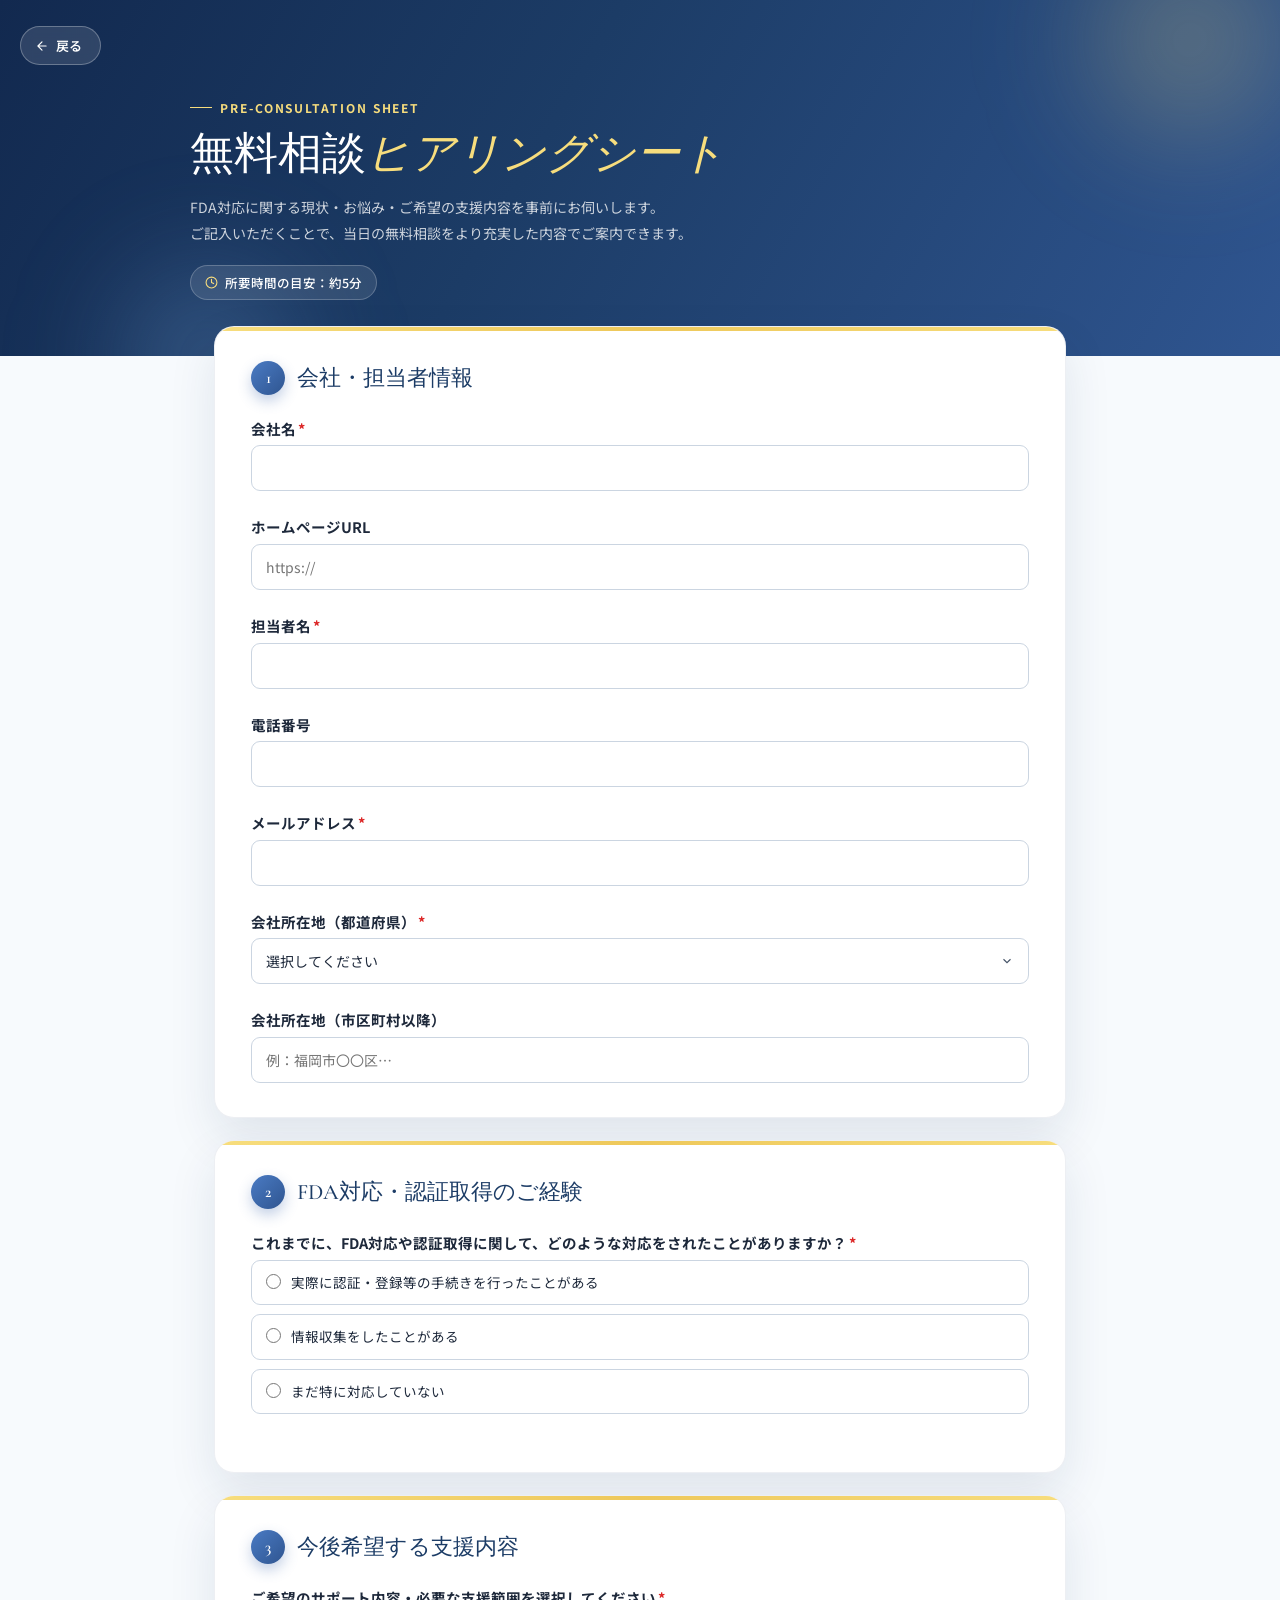
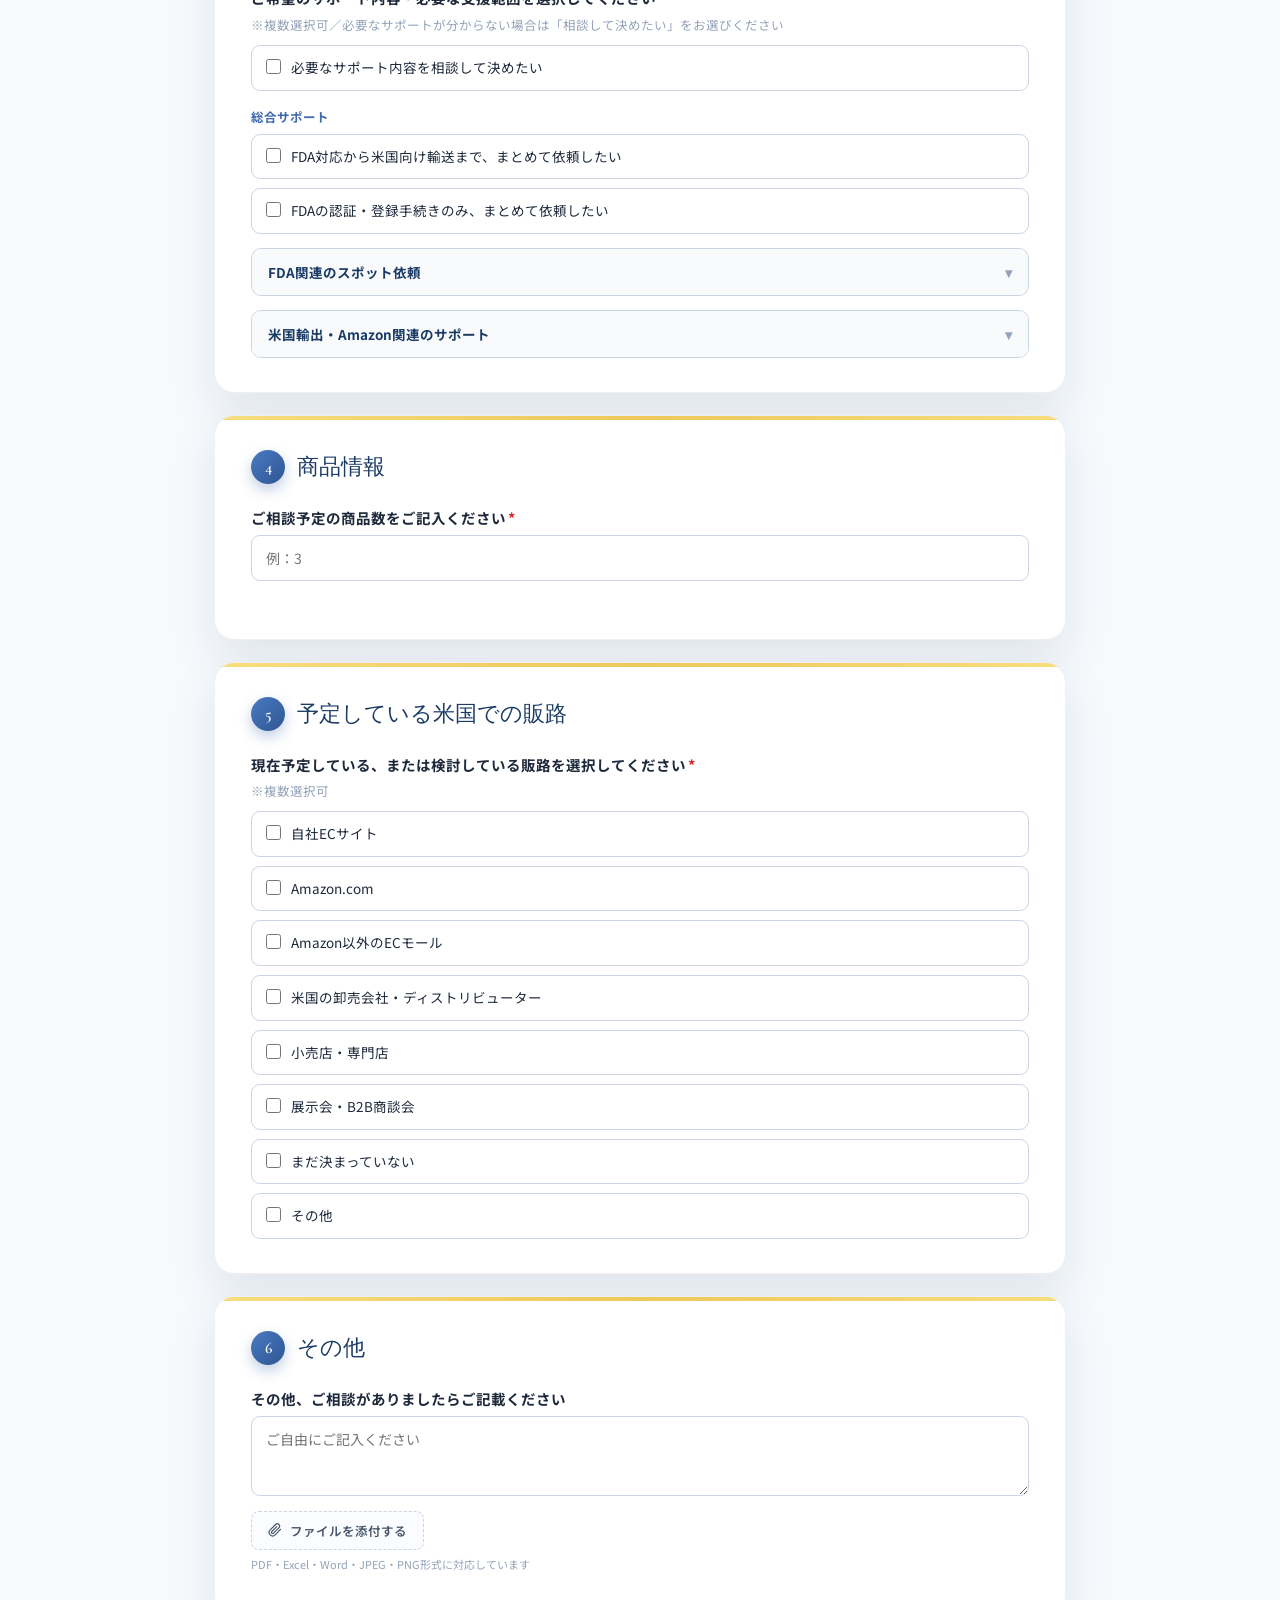
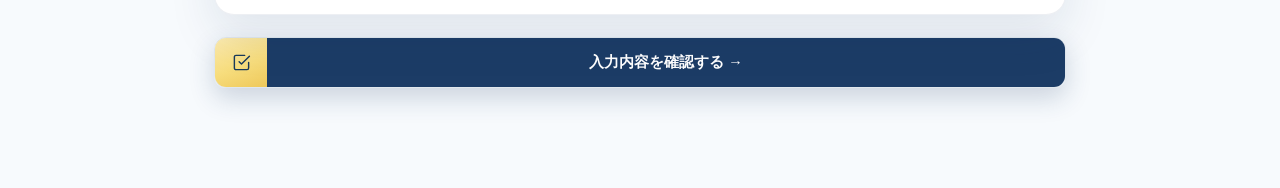
<file: hearing.html>
<!DOCTYPE html>
<html lang="ja">
<head>
<!-- Google tag (gtag.js) -->
<script async src="https://www.googletagmanager.com/gtag/js?id=G-JLD56Z8ZR7"></script>
<script>
  window.dataLayer = window.dataLayer || [];
  function gtag(){dataLayer.push(arguments);}
  gtag('js', new Date());

  gtag('config', 'G-JLD56Z8ZR7');
</script>
<meta charset="UTF-8">
<meta name="viewport" content="width=device-width, initial-scale=1.0">
<title>無料相談ヒアリングシート | FDA Compliance Partner</title>
<meta name="description" content="FDA対応の無料相談をよりスムーズに進めるための事前ヒアリングシートです。所要時間約5分、商品情報や現状のお悩みをご記入いただくだけで、当日の相談内容を充実させられます。">
<meta name="robots" content="noindex,nofollow">
<link rel="icon" href="favicon.ico" sizes="any">
<link rel="icon" href="favicon-32.png" type="image/png" sizes="32x32">
<link rel="icon" href="favicon-16.png" type="image/png" sizes="16x16">
<link rel="apple-touch-icon" href="favicon-180.png">
<link rel="preconnect" href="https://fonts.googleapis.com">
<link href="https://fonts.googleapis.com/css2?family=Cormorant+Garamond:ital,wght@0,300;0,400;0,600;1,300;1,400;1,600&family=Noto+Sans+JP:wght@300;400;500;700&display=swap" rel="stylesheet">
<style>
*,*::before,*::after{margin:0;padding:0;box-sizing:border-box}
html{scroll-behavior:smooth;font-size:17.5px}
:root{
  --navy:#406AAF; --navy2:#427AB5; --navy3:#6a9fd4;
  --blue:#427AB5; --blue2:#eef4fc; --blue3:#d0e2f5;
  --amber:#F7DD7D; --amber2:#FFF8E1;
  --white:#FFFFFF; --light:#F1F5F9;
  --ink:#1E293B; --ink2:#475569; --ink3:#94A3B8;
  --border:#E2E8F0; --border2:#CBD5E1;
  --green:#059669; --greenl:#ECFDF5; --red:#DC2626;
  --r:10px; --r2:6px;
}
body{font-family:'Noto Sans JP',sans-serif;color:var(--ink);background:#f7fafd;-webkit-font-smoothing:antialiased;min-height:100vh}
a{text-decoration:none;color:inherit}
img{max-width:100%;display:block}

@keyframes floatUp{from{opacity:0;transform:translateY(14px)}to{opacity:1;transform:translateY(0)}}
@keyframes blobFloat{0%,100%{transform:translate(0,0) scale(1)}50%{transform:translate(-18px,14px) scale(1.06)}}
@keyframes spin{to{transform:rotate(360deg)}}

/* ── hero ── */
.hs-hero{
  position:relative;overflow:hidden;
  background:linear-gradient(120deg,#12294f 0%,#1c3c66 42%,#2f5590 100%);
  padding:88px 24px 56px;
}
.hs-hero::before,.hs-hero::after{
  content:'';position:absolute;border-radius:50%;filter:blur(50px);pointer-events:none;
}
.hs-hero::before{
  width:300px;height:300px;background:radial-gradient(circle,rgba(247,221,125,.32),transparent 70%);
  top:-110px;right:-60px;animation:blobFloat 9s ease-in-out infinite;
}
.hs-hero::after{
  width:260px;height:260px;background:radial-gradient(circle,rgba(122,169,224,.38),transparent 70%);
  bottom:-130px;left:6%;animation:blobFloat 11s ease-in-out infinite reverse;
}
.hs-back{
  position:absolute;top:26px;left:20px;z-index:10;
  display:inline-flex;align-items:center;gap:7px;font-size:13px;color:#fff;font-weight:600;
  background:rgba(255,255,255,.12);border:1px solid rgba(255,255,255,.28);border-radius:100px;
  padding:9px 18px 9px 14px;backdrop-filter:blur(6px);transition:all .2s;
}
.hs-back svg{width:14px;height:14px;flex-shrink:0;transition:transform .2s;}
.hs-back:hover{background:rgba(255,255,255,.22);border-color:rgba(255,255,255,.45);}
.hs-back:hover svg{transform:translateX(-3px);}
.hs-hero-inner{position:relative;z-index:2;max-width:900px;margin:0 auto;}
.hs-eyebrow{display:inline-flex;align-items:center;gap:8px;font-size:12px;font-weight:700;letter-spacing:.16em;color:var(--amber);margin:0 0 12px;}
.hs-eyebrow::before{content:'';width:22px;height:1px;background:currentColor;}
.hs-title{font-family:'Cormorant Garamond',serif;font-weight:300;font-size:clamp(28px,4vw,44px);color:#fff;line-height:1.2;}
.hs-title em{font-style:italic;color:var(--amber);}
.hs-sub{font-size:14px;color:rgba(255,255,255,.78);margin-top:14px;line-height:1.85;max-width:600px;}
.hs-note{
  display:inline-flex;align-items:center;gap:7px;margin-top:18px;font-size:12.5px;color:#fff;font-weight:500;
  background:rgba(255,255,255,.1);border:1px solid rgba(255,255,255,.22);border-radius:100px;padding:7px 14px;
}
.hs-note svg{width:13px;height:13px;color:var(--amber);flex-shrink:0;}

/* ── layout ── */
.hs-wrap{max-width:900px;margin:-30px auto 100px;padding:0 24px;position:relative;z-index:3;}

.hs-card{
  background:#fff;border:1px solid rgba(28,60,102,.08);border-radius:20px;
  box-shadow:0 20px 48px rgba(20,45,85,.1);
  padding:34px 36px;margin-bottom:22px;position:relative;overflow:hidden;
  animation:floatUp .5s ease both;
}
.hs-card::before{
  content:'';position:absolute;top:0;left:0;right:0;height:4px;
  background:linear-gradient(90deg,#F7DD7D,#EEC85A 50%,#F7DD7D);
}
@media(max-width:640px){.hs-card{padding:24px 20px;}}
.hs-card-head{display:flex;align-items:center;gap:12px;margin-bottom:22px;}
.hs-card-num{
  width:34px;height:34px;border-radius:50%;flex-shrink:0;
  background:linear-gradient(135deg,#4a7bc4,#2f5590);color:#fff;
  display:flex;align-items:center;justify-content:center;
  font-family:'Cormorant Garamond',serif;font-size:16px;font-weight:600;
  box-shadow:0 6px 14px rgba(64,106,175,.32);
}
.hs-card-title{font-family:'Cormorant Garamond',serif;font-size:22px;font-weight:500;color:#1c3c66;}

.hs-q{margin-bottom:24px;}
.hs-q:last-child{margin-bottom:0;}
.hs-q-label{font-size:14.5px;font-weight:700;color:var(--ink);line-height:1.7;margin-bottom:4px;}
.hs-q-label .req{color:var(--red);margin-left:2px;}
.hs-q-hint{font-size:12.5px;color:var(--ink3);line-height:1.6;margin-bottom:10px;}

.hs-input,.hs-textarea,.hs-select{
  width:100%;padding:12px 14px;border:1.5px solid var(--border2);border-radius:9px;
  font-size:14px;font-family:inherit;color:var(--ink);background:#fff;transition:border-color .2s;
}
.hs-input:focus,.hs-textarea:focus,.hs-select:focus{outline:none;border-color:var(--navy);}
.hs-textarea{resize:vertical;min-height:80px;}
.hs-select{appearance:none;background-image:url("data:image/svg+xml,%3Csvg xmlns='http://www.w3.org/2000/svg' width='14' height='14' viewBox='0 0 24 24' fill='none' stroke='%23475569' stroke-width='2'%3E%3Cpath d='M6 9l6 6 6-6'/%3E%3C/svg%3E");background-repeat:no-repeat;background-position:right 14px center;padding-right:36px;}

.hs-check-grid,.hs-radio-grid{display:flex;flex-direction:column;gap:9px;}
.hs-check,.hs-radio{
  display:flex;align-items:flex-start;gap:10px;
  padding:11px 14px;border:1.5px solid var(--border2);border-radius:9px;
  cursor:pointer;transition:all .18s;font-size:13.5px;color:var(--ink);line-height:1.6;
}
.hs-check:hover,.hs-radio:hover{border-color:var(--navy3);background:var(--blue2);}
.hs-check input,.hs-radio input{margin-top:2px;accent-color:var(--navy);flex-shrink:0;width:15px;height:15px;}
.hs-check:has(input:checked),.hs-radio:has(input:checked){
  border-color:var(--navy);background:var(--blue2);font-weight:600;
}

.hs-cond{margin-top:10px;display:none;}
.hs-cond.show{display:block;}

.hs-sub-block{
  margin-top:14px;padding:16px 18px;background:#f8fafc;border-radius:10px;
  border-left:3px solid var(--navy3);display:none;
}
.hs-sub-block.show{display:block;}

/* ── アコーディオン ── */
.hs-accordion{margin-top:14px;border:1.5px solid var(--border2);border-radius:10px;overflow:hidden;}
.hs-accordion-toggle{
  width:100%;display:flex;align-items:center;justify-content:space-between;
  padding:13px 16px;background:#f8fafc;border:none;cursor:pointer;
  font-size:13.5px;font-weight:700;color:#1c3c66;font-family:inherit;text-align:left;
}
.hs-accordion-arrow{transition:transform .2s;color:var(--ink3);flex-shrink:0;}
.hs-accordion.open .hs-accordion-arrow{transform:rotate(180deg);}
.hs-accordion-body{display:none;padding:16px;border-top:1px solid var(--border);}
.hs-accordion.open .hs-accordion-body{display:block;}

/* ── 施設情報の追加行 ── */
.hs-facility-row{display:grid;grid-template-columns:1fr 1.4fr auto;gap:8px;margin-bottom:8px;align-items:start;}
@media(max-width:640px){.hs-facility-row{grid-template-columns:1fr;}}
.hs-facility-remove{
  width:38px;height:38px;flex-shrink:0;border-radius:8px;border:1.5px solid var(--border2);
  background:#fff;color:var(--red);cursor:pointer;font-size:16px;display:flex;align-items:center;justify-content:center;
}
.hs-add-btn{
  margin-top:4px;padding:9px 16px;border:1.5px dashed var(--navy3);border-radius:8px;
  background:var(--blue2);color:var(--navy);font-size:12.5px;font-weight:700;cursor:pointer;font-family:inherit;
}
.hs-add-btn:hover{background:var(--blue3);}

/* ── ファイル添付 ── */
.hs-file-wrap{margin-top:10px;}
.hs-file-label{
  display:inline-flex;align-items:center;gap:8px;padding:9px 16px;
  border:1.5px dashed var(--border2);border-radius:8px;cursor:pointer;
  font-size:12.5px;color:var(--ink2);font-weight:600;background:#fafcff;
}
.hs-file-label:hover{border-color:var(--navy3);background:var(--blue2);}
.hs-file-label input{display:none;}
.hs-file-hint{font-size:11px;color:var(--ink3);margin-top:6px;}
.hs-file-list{margin-top:8px;display:flex;flex-direction:column;gap:6px;}
.hs-file-item{
  display:flex;align-items:center;gap:8px;font-size:12.5px;color:var(--ink2);
  background:var(--greenl);border:1px solid rgba(5,150,105,.2);border-radius:7px;padding:7px 10px;
}
.hs-file-item a{color:var(--green);text-decoration:underline;}
.hs-file-item a:hover{color:#047857;}
.hs-file-item.uploading{background:#f8fafc;border-color:var(--border2);color:var(--ink3);}
.hs-file-item.error{background:#FEF2F2;border-color:rgba(220,38,38,.25);color:#991B1B;}
.hs-file-item .sp{width:12px;height:12px;border:2px solid rgba(64,106,175,.3);border-top-color:var(--navy);border-radius:50%;animation:spin .7s linear infinite;flex-shrink:0;}
.hs-file-item .rm{margin-left:auto;cursor:pointer;color:var(--ink3);font-weight:700;flex-shrink:0;}

/* ── 商品ブロック ── */
.hs-product{
  margin-top:20px;padding:22px 24px;background:#f8fafc;border-radius:14px;
  border:1px solid var(--border);position:relative;
}
@media(max-width:640px){.hs-product{padding:18px 16px;}}
.hs-product-title{
  font-size:14px;font-weight:700;color:#1c3c66;margin-bottom:16px;
  display:flex;align-items:center;gap:8px;
}
.hs-product-title .badge{
  width:24px;height:24px;border-radius:50%;background:linear-gradient(135deg,#4a7bc4,#2f5590);
  color:#fff;font-size:12px;display:flex;align-items:center;justify-content:center;flex-shrink:0;
}
.hs-product-row{margin-bottom:14px;}
.hs-product-row:last-child{margin-bottom:0;}

.hs-support-group-label{font-size:12.5px;font-weight:700;color:var(--navy);margin:16px 0 8px;}
.hs-support-group-label:first-child{margin-top:0;}

.hs-submit{
  width:100%;display:flex;align-items:stretch;border-radius:12px;overflow:hidden;
  border:1.5px solid rgba(28,60,102,.1);box-shadow:0 10px 26px rgba(28,60,102,.2);
  cursor:pointer;background:none;padding:0;margin-top:8px;transition:transform .2s,box-shadow .2s;
}
.hs-submit:hover{transform:translateY(-2px);box-shadow:0 16px 32px rgba(28,60,102,.28);}
.hs-submit:disabled{opacity:.55;cursor:not-allowed;transform:none;}
.hs-submit-icon{
  width:52px;flex-shrink:0;display:flex;align-items:center;justify-content:center;color:#1a3a5a;
  background:linear-gradient(160deg,#FCEBB0,#F7DD7D 55%,#EEC85A);
}
.hs-submit-label{
  flex:1;display:flex;align-items:center;justify-content:center;gap:8px;
  font-size:14.5px;font-weight:700;color:#fff;background:#1c3c66;padding:15px 20px;
}
.hs-submit-note{font-size:11.5px;color:var(--ink3);margin-top:10px;text-align:center;}
.hs-back-btn{
  width:100%;text-align:center;padding:13px;margin-top:12px;border-radius:10px;
  border:1.5px solid var(--border2);background:#fff;color:var(--ink2);font-size:13.5px;font-weight:600;
  cursor:pointer;font-family:inherit;
}
.hs-back-btn:hover{background:var(--light);}

.hs-status{margin-top:16px;padding:14px 16px;border-radius:10px;font-size:13.5px;display:none;}
.hs-status.ok{display:block;background:var(--greenl);color:#065f46;border:1px solid rgba(5,150,105,.25);}
.hs-status.err{display:block;background:#FEF2F2;color:#991B1B;border:1px solid rgba(220,38,38,.25);}

.spinner{
  width:14px;height:14px;border:2px solid rgba(255,255,255,.4);border-top-color:#fff;
  border-radius:50%;display:inline-block;animation:spin .7s linear infinite;margin-right:6px;vertical-align:-2px;
}

/* ── 確認画面 ── */
.hs-review-item{padding:12px 0;border-bottom:1px solid var(--border);}
.hs-review-item:last-child{border-bottom:none;}
.hs-review-label{font-size:12px;font-weight:700;color:var(--navy);margin-bottom:4px;}
.hs-review-value{font-size:13.5px;color:var(--ink);line-height:1.75;white-space:pre-wrap;}
.hs-review-value.empty{color:var(--ink3);}
.hs-review-section-title{font-family:'Cormorant Garamond',serif;font-size:19px;color:#1c3c66;margin:26px 0 6px;}
.hs-review-section-title:first-child{margin-top:0;}

.hs-hidden{display:none !important;}

/* ── モーダル ── */
.hs-modal-overlay{
  position:fixed;inset:0;z-index:1000;
  background:rgba(10,20,40,.55);
  display:flex;align-items:center;justify-content:center;
  padding:24px;
  opacity:0;visibility:hidden;
  transition:opacity .25s ease,visibility .25s ease;
}
.hs-modal-overlay.show{opacity:1;visibility:visible;}
.hs-modal{
  position:relative;
  width:100%;max-width:460px;
  background:#fff;border-radius:20px;
  padding:40px 24px 32px;
  box-shadow:0 30px 70px rgba(10,20,40,.35);
  text-align:center;
  transform:translateY(16px) scale(.98);
  transition:transform .25s ease;
  max-height:88vh;overflow-y:auto;
}
.hs-modal-overlay.show .hs-modal{transform:translateY(0) scale(1);}
.hs-modal-icon{
  width:60px;height:60px;border-radius:50%;margin:0 auto 20px;
  background:var(--greenl);color:var(--green);
  display:flex;align-items:center;justify-content:center;
}
.hs-modal-icon svg{width:28px;height:28px;}
.hs-modal-title{
  font-family:'Cormorant Garamond',serif;font-size:21px;font-weight:600;
  color:#1c3c66;margin-bottom:16px;white-space:nowrap;
}
.hs-modal-text{font-size:13.5px;color:var(--ink2);line-height:1.85;text-align:left;}
.hs-modal-note{
  margin-top:22px;padding:18px 20px;border-radius:12px;
  background:var(--amber2);border:1px solid rgba(217,168,45,.3);
  text-align:left;
}
.hs-modal-note .hs-modal-text{color:#7a5a12;}
.hs-modal-ok{
  margin-top:26px;width:100%;
  background:linear-gradient(135deg,#4a7bc4,#2f5590);color:#fff;
  border:none;border-radius:10px;padding:13px;
  font-size:14px;font-weight:700;cursor:pointer;
  transition:opacity .2s;
}
.hs-modal-ok:hover{opacity:.9;}
</style>
</head>
<body>

<div class="hs-hero">
  <a href="#" class="hs-back" id="hsBack">
    <svg viewBox="0 0 24 24" fill="none" stroke="currentColor" stroke-width="2" stroke-linecap="round" stroke-linejoin="round"><path d="M19 12H5M12 19l-7-7 7-7"/></svg>
    戻る
  </a>
  <div class="hs-hero-inner">
    <div class="hs-eyebrow">PRE-CONSULTATION SHEET</div>
    <h1 class="hs-title">無料相談<em>ヒアリングシート</em></h1>
    <p class="hs-sub">
      FDA対応に関する現状・お悩み・ご希望の支援内容を事前にお伺いします。<br>
      ご記入いただくことで、当日の無料相談をより充実した内容でご案内できます。
    </p>
    <div class="hs-note">
      <svg viewBox="0 0 24 24" fill="none" stroke="currentColor" stroke-width="2" stroke-linecap="round" stroke-linejoin="round"><circle cx="12" cy="12" r="10"/><path d="M12 6v6l4 2"/></svg>
      所要時間の目安：約5分
    </div>
  </div>
</div>

<!-- ══════════ 入力フォーム ══════════ -->
<form class="hs-wrap" id="hearingForm" novalidate>

  <!-- 1. 会社・担当者情報 -->
  <div class="hs-card">
    <div class="hs-card-head"><div class="hs-card-num">1</div><div class="hs-card-title">会社・担当者情報</div></div>

    <div class="hs-q">
      <div class="hs-q-label">会社名<span class="req">*</span></div>
      <input type="text" class="hs-input" id="company">
    </div>
    <div class="hs-q">
      <div class="hs-q-label">ホームページURL</div>
      <input type="url" class="hs-input" id="websiteUrl" placeholder="https://">
    </div>
    <div class="hs-q">
      <div class="hs-q-label">担当者名<span class="req">*</span></div>
      <input type="text" class="hs-input" id="contactName">
    </div>
    <div class="hs-q">
      <div class="hs-q-label">電話番号</div>
      <input type="tel" class="hs-input" id="phone">
    </div>
    <div class="hs-q">
      <div class="hs-q-label">メールアドレス<span class="req">*</span></div>
      <input type="email" class="hs-input" id="email">
    </div>
    <div class="hs-q">
      <div class="hs-q-label">会社所在地（都道府県）<span class="req">*</span></div>
      <select class="hs-select" id="prefecture">
        <option value="">選択してください</option>
        <option value="北海道">北海道</option>
        <option value="青森県">青森県</option>
        <option value="岩手県">岩手県</option>
        <option value="宮城県">宮城県</option>
        <option value="秋田県">秋田県</option>
        <option value="山形県">山形県</option>
        <option value="福島県">福島県</option>
        <option value="茨城県">茨城県</option>
        <option value="栃木県">栃木県</option>
        <option value="群馬県">群馬県</option>
        <option value="埼玉県">埼玉県</option>
        <option value="千葉県">千葉県</option>
        <option value="東京都">東京都</option>
        <option value="神奈川県">神奈川県</option>
        <option value="新潟県">新潟県</option>
        <option value="富山県">富山県</option>
        <option value="石川県">石川県</option>
        <option value="福井県">福井県</option>
        <option value="山梨県">山梨県</option>
        <option value="長野県">長野県</option>
        <option value="岐阜県">岐阜県</option>
        <option value="静岡県">静岡県</option>
        <option value="愛知県">愛知県</option>
        <option value="三重県">三重県</option>
        <option value="滋賀県">滋賀県</option>
        <option value="京都府">京都府</option>
        <option value="大阪府">大阪府</option>
        <option value="兵庫県">兵庫県</option>
        <option value="奈良県">奈良県</option>
        <option value="和歌山県">和歌山県</option>
        <option value="鳥取県">鳥取県</option>
        <option value="島根県">島根県</option>
        <option value="岡山県">岡山県</option>
        <option value="広島県">広島県</option>
        <option value="山口県">山口県</option>
        <option value="徳島県">徳島県</option>
        <option value="香川県">香川県</option>
        <option value="愛媛県">愛媛県</option>
        <option value="高知県">高知県</option>
        <option value="福岡県">福岡県</option>
        <option value="佐賀県">佐賀県</option>
        <option value="長崎県">長崎県</option>
        <option value="熊本県">熊本県</option>
        <option value="大分県">大分県</option>
        <option value="宮崎県">宮崎県</option>
        <option value="鹿児島県">鹿児島県</option>
        <option value="沖縄県">沖縄県</option>
        <option value="海外">海外</option>
      </select>
    </div>
    <div class="hs-q">
      <div class="hs-q-label">会社所在地（市区町村以降）</div>
      <input type="text" class="hs-input" id="addressDetail" placeholder="例：福岡市〇〇区…">
    </div>
  </div>

  <!-- 2. FDA対応・認証取得のご経験 -->
  <div class="hs-card">
    <div class="hs-card-head"><div class="hs-card-num">2</div><div class="hs-card-title">FDA対応・認証取得のご経験</div></div>

    <div class="hs-q">
      <div class="hs-q-label">これまでに、FDA対応や認証取得に関して、どのような対応をされたことがありますか？<span class="req">*</span></div>
      <div class="hs-radio-grid">
        <label class="hs-radio"><input type="radio" name="experience" value="registered">実際に認証・登録等の手続きを行ったことがある</label>
        <label class="hs-radio"><input type="radio" name="experience" value="researched">情報収集をしたことがある</label>
        <label class="hs-radio"><input type="radio" name="experience" value="none">まだ特に対応していない</label>
      </div>
    </div>

    <div class="hs-sub-block hs-cond" data-when="experience=registered">
      <div class="hs-q">
        <div class="hs-q-label">その際、どのように対応されましたか？<span class="req">*</span></div>
        <div class="hs-radio-grid">
          <label class="hs-radio"><input type="radio" name="howHandled" value="self">自社で対応した</label>
          <label class="hs-radio"><input type="radio" name="howHandled" value="outsource">外部の会社や専門家に依頼した</label>
          <label class="hs-radio"><input type="radio" name="howHandled" value="both">自社と外部の会社・専門家の両方で対応した</label>
          <label class="hs-radio"><input type="radio" name="howHandled" value="other">その他</label>
        </div>
        <input type="text" class="hs-input hs-cond" data-when="howHandled=other" id="howHandledOther" placeholder="その他の内容をご記入ください">
      </div>
    </div>

    <div class="hs-sub-block hs-cond" data-when="experience=registered|researched">
      <div class="hs-q">
        <div class="hs-q-label">その後の状況や、現在感じている課題を教えてください<span class="req">*</span></div>
        <div class="hs-q-hint">※複数選択可</div>
        <div class="hs-check-grid">
          <label class="hs-check"><input type="checkbox" name="afterStatus" value="completed">必要な認証・登録等を完了できた</label>
          <label class="hs-check"><input type="checkbox" name="afterStatus" value="failed">課題があり、認証・登録等を完了できなかった</label>
          <label class="hs-check"><input type="checkbox" name="afterStatus" value="complex">情報は集めたが、内容が複雑でよく分からなかった</label>
          <label class="hs-check"><input type="checkbox" name="afterStatus" value="unclear">何から対応すべきか判断できなかった</label>
          <label class="hs-check"><input type="checkbox" name="afterStatus" value="costUnclear">費用や期間が分からず、対応を進められなかった</label>
          <label class="hs-check"><input type="checkbox" name="afterStatus" value="other">その他</label>
        </div>
        <textarea class="hs-textarea hs-cond" data-when="afterStatus_has=failed" id="afterStatusFailedDetail" placeholder="完了できなかった理由や、現在の課題を具体的にご記載ください"></textarea>
        <input type="text" class="hs-input hs-cond" data-when="afterStatus_has=other" id="afterStatusOther" placeholder="その他の内容をご記入ください">
      </div>
    </div>
  </div>

  <!-- 3. 今後希望する支援内容 -->
  <div class="hs-card">
    <div class="hs-card-head"><div class="hs-card-num">3</div><div class="hs-card-title">今後希望する支援内容</div></div>

    <div class="hs-q">
      <div class="hs-q-label">ご希望のサポート内容・必要な支援範囲を選択してください<span class="req">*</span></div>
      <div class="hs-q-hint">※複数選択可／必要なサポートが分からない場合は「相談して決めたい」をお選びください</div>

      <div class="hs-check-grid">
        <label class="hs-check"><input type="checkbox" name="support" value="consult">必要なサポート内容を相談して決めたい</label>
      </div>

      <div class="hs-support-group-label">総合サポート</div>
      <div class="hs-check-grid">
        <label class="hs-check"><input type="checkbox" name="support" value="full_all">FDA対応から米国向け輸送まで、まとめて依頼したい</label>
        <label class="hs-check"><input type="checkbox" name="support" value="full_fda_only">FDAの認証・登録手続きのみ、まとめて依頼したい</label>
      </div>

      <div class="hs-accordion" id="accSpot">
        <button type="button" class="hs-accordion-toggle" data-accordion-toggle>FDA関連のスポット依頼<span class="hs-accordion-arrow">▾</span></button>
        <div class="hs-accordion-body">
          <div class="hs-check-grid">
            <label class="hs-check"><input type="checkbox" name="support" value="spot_ingredient">原材料・成分の調査</label>
            <label class="hs-check"><input type="checkbox" name="support" value="spot_facility_reg">FDA施設登録</label>
            <label class="hs-check"><input type="checkbox" name="support" value="spot_facility_renew">FDA施設登録の更新</label>
            <label class="hs-check"><input type="checkbox" name="support" value="spot_account">FDA関連アカウントの作成</label>
            <label class="hs-check"><input type="checkbox" name="support" value="spot_label">商品ラベルの作成・確認</label>
            <label class="hs-check"><input type="checkbox" name="support" value="spot_nutrition">栄養成分表示の作成</label>
            <label class="hs-check"><input type="checkbox" name="support" value="spot_prior_notice">米国向け事前申告</label>
            <label class="hs-check"><input type="checkbox" name="support" value="spot_prop65">Proposition 65に関する調査</label>
            <label class="hs-check"><input type="checkbox" name="support" value="spot_list_reg">FDA関連リストへの登録・更新</label>
            <label class="hs-check"><input type="checkbox" name="support" value="spot_ongoing">FDA取得・登録後の継続管理</label>
            <label class="hs-check"><input type="checkbox" name="support" value="spot_other">その他のFDA関連サポート</label>
          </div>
          <input type="text" class="hs-input hs-cond" data-when="support_has=spot_other" id="supportSpotOther" placeholder="内容をご記入ください">
        </div>
      </div>

      <div class="hs-accordion" id="accAmz">
        <button type="button" class="hs-accordion-toggle" data-accordion-toggle>米国輸出・Amazon関連のサポート<span class="hs-accordion-arrow">▾</span></button>
        <div class="hs-accordion-body">
          <div class="hs-check-grid">
            <label class="hs-check"><input type="checkbox" name="support" value="amz_shipping">FDA対応完了後の米国向け輸送</label>
            <label class="hs-check"><input type="checkbox" name="support" value="amz_account">米国Amazonアカウントの新規開設から初回出荷まで</label>
            <label class="hs-check"><input type="checkbox" name="support" value="amz_listing">米国Amazonの商品ページ作成</label>
            <label class="hs-check"><input type="checkbox" name="support" value="amz_fba">米国Amazon FBA向け物流代行</label>
            <label class="hs-check"><input type="checkbox" name="support" value="amz_other">その他の米国輸出・Amazon関連サポート</label>
          </div>
          <input type="text" class="hs-input hs-cond" data-when="support_has=amz_other" id="supportAmzOther" placeholder="内容をご記入ください">
        </div>
      </div>
    </div>
  </div>

  <!-- 4. 商品情報 -->
  <div class="hs-card">
    <div class="hs-card-head"><div class="hs-card-num">4</div><div class="hs-card-title">商品情報</div></div>

    <div class="hs-q">
      <div class="hs-q-label">ご相談予定の商品数をご記入ください<span class="req">*</span></div>
      <input type="number" class="hs-input" id="productCount" min="1" placeholder="例：3">
    </div>

    <div id="productsContainer"></div>
  </div>

  <!-- 5. 予定している米国での販路 -->
  <div class="hs-card">
    <div class="hs-card-head"><div class="hs-card-num">5</div><div class="hs-card-title">予定している米国での販路</div></div>

    <div class="hs-q">
      <div class="hs-q-label">現在予定している、または検討している販路を選択してください<span class="req">*</span></div>
      <div class="hs-q-hint">※複数選択可</div>
      <div class="hs-check-grid">
        <label class="hs-check"><input type="checkbox" name="channels" value="own_ec">自社ECサイト</label>
        <label class="hs-check"><input type="checkbox" name="channels" value="amazon">Amazon.com</label>
        <label class="hs-check"><input type="checkbox" name="channels" value="other_ec">Amazon以外のECモール</label>
        <label class="hs-check"><input type="checkbox" name="channels" value="wholesale">米国の卸売会社・ディストリビューター</label>
        <label class="hs-check"><input type="checkbox" name="channels" value="retail">小売店・専門店</label>
        <label class="hs-check"><input type="checkbox" name="channels" value="expo">展示会・B2B商談会</label>
        <label class="hs-check"><input type="checkbox" name="channels" value="undecided">まだ決まっていない</label>
        <label class="hs-check"><input type="checkbox" name="channels" value="other">その他</label>
      </div>
      <input type="text" class="hs-input hs-cond" data-when="channels_has=other_ec" id="otherEcName" placeholder="検討しているECモール名をご記入ください">
      <input type="text" class="hs-input hs-cond" data-when="channels_has=other" id="otherChannelName" placeholder="検討している販路をご記入ください">
    </div>
  </div>

  <!-- 6. その他 -->
  <div class="hs-card">
    <div class="hs-card-head"><div class="hs-card-num">6</div><div class="hs-card-title">その他</div></div>
    <div class="hs-q">
      <div class="hs-q-label">その他、ご相談がありましたらご記載ください</div>
      <textarea class="hs-textarea" id="otherNotes" placeholder="ご自由にご記入ください"></textarea>
      <div class="hs-file-wrap">
        <label class="hs-file-label">
          <svg width="14" height="14" viewBox="0 0 24 24" fill="none" stroke="currentColor" stroke-width="2" stroke-linecap="round" stroke-linejoin="round"><path d="M21.44 11.05l-9.19 9.19a6 6 0 01-8.49-8.49l9.19-9.19a4 4 0 015.66 5.66l-9.2 9.19a2 2 0 01-2.83-2.83l8.49-8.48"/></svg>
          ファイルを添付する
          <input type="file" multiple accept=".pdf,.xlsx,.xls,.doc,.docx,.jpg,.jpeg,.png" data-file-target="otherFiles">
        </label>
        <div class="hs-file-hint">PDF・Excel・Word・JPEG・PNG形式に対応しています</div>
        <div class="hs-file-list" data-file-list="otherFiles"></div>
      </div>
    </div>
  </div>

  <button type="button" class="hs-submit" id="toReviewBtn">
    <span class="hs-submit-icon">
      <svg width="19" height="19" viewBox="0 0 24 24" fill="none" stroke="currentColor" stroke-width="1.8" stroke-linecap="round" stroke-linejoin="round"><path d="M9 11l3 3L22 4"/><path d="M21 12v7a2 2 0 01-2 2H5a2 2 0 01-2-2V5a2 2 0 012-2h11"/></svg>
    </span>
    <span class="hs-submit-label" id="toReviewLabel">入力内容を確認する →</span>
  </button>
  <div class="hs-status" id="hsFormStatus"></div>
</form>

<!-- ══════════ 確認画面 ══════════ -->
<div class="hs-wrap hs-hidden" id="reviewWrap">
  <div class="hs-card">
    <div class="hs-card-head"><div class="hs-card-num">✓</div><div class="hs-card-title">入力内容のご確認</div></div>
    <p style="font-size:13px;color:var(--ink2);margin-bottom:8px;">以下の内容でよろしければ「この内容で送信する」を押してください。修正する場合は「編集に戻る」から内容を変更できます。</p>
    <div id="reviewContent"></div>
  </div>

  <button type="button" class="hs-submit" id="finalSubmitBtn" data-ga-event="click_hearing_submit">
    <span class="hs-submit-icon">
      <svg width="19" height="19" viewBox="0 0 24 24" fill="none" stroke="currentColor" stroke-width="1.8" stroke-linecap="round" stroke-linejoin="round"><path d="M22 2 11 13"/><path d="M22 2 15 22l-4-9-9-4 20-7z"/></svg>
    </span>
    <span class="hs-submit-label" id="finalSubmitLabel">この内容で送信する →</span>
  </button>
  <button type="button" class="hs-back-btn" id="backToFormBtn">← 編集に戻る</button>
  <div class="hs-status" id="hsReviewStatus"></div>
</div>

<!-- ══════════ 完了ポップアップ ══════════ -->
<div class="hs-modal-overlay" id="hsModalOverlay">
  <div class="hs-modal">
    <div class="hs-modal-icon">
      <svg viewBox="0 0 24 24" fill="none" stroke="currentColor" stroke-width="2" stroke-linecap="round" stroke-linejoin="round"><path d="M20 6 9 17l-5-5"/></svg>
    </div>
    <h2 class="hs-modal-title">ヒアリングシートを受け付けました</h2>
    <p class="hs-modal-text">
      ヒアリングシートのご記入ありがとうございます。<br>
      お申込み時のメールアドレスに、当日のオンラインミーティングのURLをお送りいたしましたので、当日はこちらよりご参加ください。
    </p>
    <div class="hs-modal-note">
      <p class="hs-modal-text">
        ※ヒアリングシートは編集可能です。内容に変更がある場合は、再度ご入力のうえ送信ボタンを押してください。<br>
        ミーティング1日前までにご変更をお願いいたします。
      </p>
    </div>
    <button type="button" class="hs-modal-ok" id="hsModalOk">閉じる</button>
  </div>
</div>

<script>
const ENDPOINT_URL = "/fda/api.php";
const MAX_PRODUCTS = 20; // 「6商品以上」の実質的な上限（安全のための上限）

const params = new URLSearchParams(location.search);
const submissionId = params.get('id') || '';
const accessToken = params.get('token') || '';

const form = document.getElementById('hearingForm');
const statusBox = document.getElementById('hsFormStatus');
const reviewStatusBox = document.getElementById('hsReviewStatus');

/* 「戻る」リンク：予約完了メールの前のページに戻す */
document.getElementById('hsBack').addEventListener('click', (e) => {
  e.preventDefault();
  if(document.referrer) history.back(); else location.href = 'index.html';
});

/* ===== ファイルアップロード管理 ===== */
// key -> [{name, url}]
const uploadedFiles = {};

function initFileInputs(root){
  root.querySelectorAll('[data-file-target]').forEach(input => {
    if(input.dataset.bound) return;
    input.dataset.bound = '1';
    const key = input.dataset.fileTarget;
    if(!uploadedFiles[key]) uploadedFiles[key] = [];
    input.addEventListener('change', () => handleFileSelect(input, key));
  });
}

async function handleFileSelect(input, key){
  const files = Array.from(input.files || []);
  input.value = '';
  const listEl = document.querySelector(`[data-file-list="${key}"]`);
  if(!listEl) return;

  for(const file of files){
    const item = document.createElement('div');
    item.className = 'hs-file-item uploading';
    item.innerHTML = `<span class="sp"></span><span>${escapeHtml(file.name)} をアップロード中…</span>`;
    listEl.appendChild(item);

    try{
      const base64 = await fileToBase64(file);
      const res = await fetch(ENDPOINT_URL, {
        method: 'POST',
        headers: { 'Content-Type': 'text/plain;charset=utf-8' },
        body: JSON.stringify({ formType: 'fileUpload', submissionId: submissionId, token: accessToken, fileName: file.name, mimeType: file.type, base64: base64, company: val('company') })
      });
      const json = await res.json();
      if(json && json.result === 'success'){
        uploadedFiles[key].push({ name: file.name, url: json.url });
        item.className = 'hs-file-item';
        item.innerHTML = `<span>✓ <a href="${escapeHtml(json.url)}" target="_blank" rel="noopener">${escapeHtml(file.name)}</a></span><span class="rm" data-remove-file>×</span>`;
        item.querySelector('[data-remove-file]').addEventListener('click', () => {
          uploadedFiles[key] = uploadedFiles[key].filter(f => f.url !== json.url);
          item.remove();
        });
      } else {
        item.className = 'hs-file-item error';
        item.textContent = `✕ ${file.name}：${(json && json.error) || 'アップロードに失敗しました'}`;
      }
    }catch(err){
      item.className = 'hs-file-item error';
      item.textContent = `✕ ${file.name}：アップロードに失敗しました`;
    }
  }
}

function fileToBase64(file){
  return new Promise((resolve, reject) => {
    const reader = new FileReader();
    reader.onload = () => resolve(String(reader.result).split(',')[1] || '');
    reader.onerror = reject;
    reader.readAsDataURL(file);
  });
}

function escapeHtml(s){
  return String(s).replace(/[&<>"']/g, c => ({'&':'&amp;','<':'&lt;','>':'&gt;','"':'&quot;',"'":'&#39;'}[c]));
}

/* ===== 条件分岐（data-when）===== */
function evaluateConditions(){
  document.querySelectorAll('[data-when]').forEach(el => {
    const cond = el.dataset.when;
    const eqIdx = cond.indexOf('=');
    const key = cond.substring(0, eqIdx);
    const values = cond.substring(eqIdx + 1).split('|');
    let match = false;

    if(key.endsWith('_has')){
      const name = key.replace('_has', '');
      const checked = Array.from(form.querySelectorAll(`[name="${name}"]:checked`)).map(i => i.value);
      match = values.some(v => checked.includes(v));
    } else {
      const radio = form.querySelector(`[name="${key}"]:checked`);
      const selectEl = document.getElementById(key);
      const currentVal = radio ? radio.value : (selectEl ? selectEl.value : '');
      match = values.includes(currentVal);
    }
    el.classList.toggle('show', match);
  });
}
form.addEventListener('change', evaluateConditions);
document.getElementById('productCount').addEventListener('change', evaluateConditions);

/* ===== アコーディオン ===== */
document.querySelectorAll('[data-accordion-toggle]').forEach(btn => {
  btn.addEventListener('click', () => {
    btn.closest('.hs-accordion').classList.toggle('open');
  });
});

/* ===== 商品ブロックの動的生成 ===== */
const productsContainer = document.getElementById('productsContainer');
let currentProductCount = 0;

function getProductCountValue(){
  const n = parseInt(document.getElementById('productCount').value, 10);
  return (n && n > 0) ? Math.min(n, MAX_PRODUCTS) : 0;
}

function buildProductBlock(index){
  const n = index + 1;
  const wrap = document.createElement('div');
  wrap.className = 'hs-product';
  wrap.dataset.productIndex = index;
  wrap.innerHTML = `
    <div class="hs-product-title"><span class="badge">${n}</span>商品${n}</div>

    <div class="hs-product-row">
      <div class="hs-q-label">商品名<span class="req">*</span></div>
      <input type="text" class="hs-input" data-field="name">
    </div>

    <div class="hs-product-row">
      <div class="hs-q-label">商品URL<span class="req">*</span></div>
      <div class="hs-q-hint">商品ページがない場合は、商品資料や商品情報を確認できるURLをご記載ください。URLが無い場合は「なし」とご記載ください。</div>
      <input type="text" class="hs-input" data-field="url">
    </div>

    <div class="hs-product-row">
      <div class="hs-q-label">商品カテゴリ<span class="req">*</span></div>
      <select class="hs-select" data-field="category">
        <option value="">選択してください</option>
        <option value="食品">食品</option>
        <option value="飲料">飲料</option>
        <option value="化粧品">化粧品</option>
        <option value="サプリメント">サプリメント</option>
        <option value="ペット用品">ペット用品</option>
        <option value="雑貨">雑貨</option>
        <option value="その他">その他</option>
      </select>
      <input type="text" class="hs-input hs-cond" data-field="categoryOther" data-product-when="category=その他" placeholder="具体的なカテゴリをご記入ください">
    </div>

    <div class="hs-product-row">
      <div class="hs-q-label">商品の用途・対象<span class="req">*</span></div>
      <div class="hs-q-hint">例：業務用抹茶、毛髪の洗浄・保湿用シャンプーなど</div>
      <input type="text" class="hs-input" data-field="usage">
    </div>

    <div class="hs-product-row">
      <div class="hs-q-label">原材料・成分</div>
      <div class="hs-q-hint">食品、飲料、化粧品、サプリメント、薬品等の場合は、使用しているすべての原材料・成分をご記載ください。成分表や原材料資料がある場合はファイルを添付してください。</div>
      <textarea class="hs-textarea" data-field="ingredients"></textarea>
      <div class="hs-file-wrap">
        <label class="hs-file-label">
          <svg width="14" height="14" viewBox="0 0 24 24" fill="none" stroke="currentColor" stroke-width="2" stroke-linecap="round" stroke-linejoin="round"><path d="M21.44 11.05l-9.19 9.19a6 6 0 01-8.49-8.49l9.19-9.19a4 4 0 015.66 5.66l-9.2 9.19a2 2 0 01-2.83-2.83l8.49-8.48"/></svg>
          ファイルを添付する
          <input type="file" multiple accept=".pdf,.xlsx,.xls,.doc,.docx,.jpg,.jpeg,.png" data-file-target="product_${index}_ingredientsFiles">
        </label>
        <div class="hs-file-hint">PDF・Excel・Word・JPEG・PNG形式に対応しています</div>
        <div class="hs-file-list" data-file-list="product_${index}_ingredientsFiles"></div>
      </div>
    </div>

    <div class="hs-product-row">
      <div class="hs-q-label">1商品あたりの包装仕様<span class="req">*</span></div>
      <div class="hs-q-hint">例：外箱サイズ、商品サイズ、内容量、重量、入り数、容器の種類など</div>
      <textarea class="hs-textarea" data-field="packaging"></textarea>
    </div>

    <div class="hs-product-row">
      <div class="hs-q-label">賞味期限・消費期限<span class="req">*</span></div>
      <div class="hs-q-hint">例：製造日から1年間、製造日から24か月、賞味期限なしなど</div>
      <input type="text" class="hs-input" data-field="expiry">
    </div>

    <div class="hs-product-row">
      <div class="hs-q-label">製造・加工・包装・保管を行う施設情報<span class="req">*</span></div>
      <div class="hs-q-hint">該当する業務区分を選択し、その業務を行う会社名・施設名をご記入ください。複数ある場合は行を追加してください。</div>
      <div data-facility-list></div>
      <button type="button" class="hs-add-btn" data-add-facility>＋ 施設情報を追加</button>
    </div>

    <div class="hs-product-row">
      <div class="hs-q-label">温度管理の必要性<span class="req">*</span></div>
      <div class="hs-radio-grid">
        <label class="hs-radio"><input type="radio" name="temperature_${index}" value="ambient">常温で保管・輸送可能</label>
        <label class="hs-radio"><input type="radio" name="temperature_${index}" value="chilled">冷蔵管理が必要</label>
        <label class="hs-radio"><input type="radio" name="temperature_${index}" value="frozen">冷凍管理が必要</label>
        <label class="hs-radio"><input type="radio" name="temperature_${index}" value="other">その他の温度条件がある</label>
        <label class="hs-radio"><input type="radio" name="temperature_${index}" value="unknown">不明</label>
      </div>
      <input type="text" class="hs-input hs-cond" data-field="temperatureDetail" data-product-when="temperature_${index}=chilled|frozen|other" placeholder="例：10℃以下での冷蔵保管、マイナス18℃以下での冷凍保管など">
    </div>
  `;

  // カテゴリ・温度の条件分岐（商品ブロック内は独自name空間なので専用ロジックで処理）
  wrap.querySelectorAll('[data-product-when]').forEach(el => {
    const cond = el.dataset.productWhen;
    const eqIdx = cond.indexOf('=');
    const fieldKey = cond.substring(0, eqIdx);
    const values = cond.substring(eqIdx + 1).split('|');
    const evalFn = () => {
      let currentVal = '';
      const radio = wrap.querySelector(`[name="${fieldKey}"]:checked`);
      if(radio){
        currentVal = radio.value;
      } else {
        const bySel = wrap.querySelector(`select[data-field="${fieldKey}"]`);
        if(bySel) currentVal = bySel.value;
      }
      el.classList.toggle('show', values.includes(currentVal));
    };
    wrap.addEventListener('change', evalFn);
  });

  // 施設情報の追加
  const facilityList = wrap.querySelector('[data-facility-list]');
  wrap.querySelector('[data-add-facility]').addEventListener('click', () => addFacilityRow(facilityList));
  addFacilityRow(facilityList); // 最初は1行表示

  initFileInputs(wrap);
  return wrap;
}

function addFacilityRow(listEl){
  const row = document.createElement('div');
  row.className = 'hs-facility-row';
  row.innerHTML = `
    <select class="hs-select" data-facility-type>
      <option value="">業務区分を選択</option>
      <option value="製造">製造</option>
      <option value="加工">加工</option>
      <option value="包装">包装</option>
      <option value="保管">保管</option>
      <option value="充填">充填</option>
    </select>
    <input type="text" class="hs-input" data-facility-name placeholder="会社名・施設名">
    <button type="button" class="hs-facility-remove" data-remove-facility aria-label="削除">×</button>
  `;
  row.querySelector('[data-remove-facility]').addEventListener('click', () => {
    if(listEl.children.length > 1) row.remove();
  });
  listEl.appendChild(row);
}

function renderProducts(){
  const count = getProductCountValue();
  if(count === currentProductCount) return;

  if(count > currentProductCount){
    for(let i = currentProductCount; i < count; i++){
      productsContainer.appendChild(buildProductBlock(i));
    }
  } else {
    while(productsContainer.children.length > count){
      const last = productsContainer.lastElementChild;
      const idx = last.dataset.productIndex;
      delete uploadedFiles[`product_${idx}_ingredientsFiles`];
      productsContainer.removeChild(last);
    }
  }
  currentProductCount = count;
}
document.getElementById('productCount').addEventListener('input', renderProducts);

/* ===== フォーム値の収集 ===== */
function getCheckedValues(name, root){
  return Array.from((root || document).querySelectorAll(`[name="${name}"]:checked`)).map(i => i.value);
}
function getRadioValue(name, root){
  const el = (root || document).querySelector(`[name="${name}"]:checked`);
  return el ? el.value : '';
}
function val(id){
  const el = document.getElementById(id);
  return el ? el.value.trim() : '';
}

function collectFormData(){
  const products = [];
  productsContainer.querySelectorAll('.hs-product').forEach((block, index) => {
    const facilities = [];
    block.querySelectorAll('[data-facility-list] > .hs-facility-row').forEach(row => {
      const type = row.querySelector('[data-facility-type]').value;
      const name = row.querySelector('[data-facility-name]').value.trim();
      if(type || name) facilities.push({ type, name });
    });
    products.push({
      name: block.querySelector('[data-field="name"]').value.trim(),
      url: block.querySelector('[data-field="url"]').value.trim(),
      category: block.querySelector('[data-field="category"]').value,
      categoryOther: block.querySelector('[data-field="categoryOther"]').value.trim(),
      usage: block.querySelector('[data-field="usage"]').value.trim(),
      ingredients: block.querySelector('[data-field="ingredients"]').value.trim(),
      ingredientsFiles: uploadedFiles[`product_${index}_ingredientsFiles`] || [],
      packaging: block.querySelector('[data-field="packaging"]').value.trim(),
      expiry: block.querySelector('[data-field="expiry"]').value.trim(),
      facilities: facilities,
      temperature: getRadioValue(`temperature_${index}`, block),
      temperatureDetail: block.querySelector('[data-field="temperatureDetail"]').value.trim()
    });
  });

  return {
    formType: 'hearing',
    submissionId: submissionId,
    token: accessToken,
    company: val('company'),
    websiteUrl: val('websiteUrl'),
    contactName: val('contactName'),
    phone: val('phone'),
    email: val('email'),
    prefecture: val('prefecture'),
    addressDetail: val('addressDetail'),
    experience: getRadioValue('experience'),
    howHandled: getRadioValue('howHandled'),
    howHandledOther: val('howHandledOther'),
    afterStatus: getCheckedValues('afterStatus'),
    afterStatusFailedDetail: val('afterStatusFailedDetail'),
    afterStatusOther: val('afterStatusOther'),
    support: getCheckedValues('support'),
    supportSpotOther: val('supportSpotOther'),
    supportAmzOther: val('supportAmzOther'),
    productCount: document.getElementById('productCount').value,
    products: products,
    channels: getCheckedValues('channels'),
    otherEcName: val('otherEcName'),
    otherChannelName: val('otherChannelName'),
    otherNotes: val('otherNotes'),
    otherFiles: uploadedFiles['otherFiles'] || [],
    page: location.href,
    submittedAt: new Date().toISOString()
  };
}

/* ===== 入力チェック ===== */
function validateForm(){
  const errors = [];
  if(!val('company')) errors.push('会社名');
  if(!val('contactName')) errors.push('担当者名');
  if(!val('email')) errors.push('メールアドレス');
  if(!val('prefecture')) errors.push('会社所在地（都道府県）');
  if(!getRadioValue('experience')) errors.push('FDA対応・認証取得のご経験');

  const exp = getRadioValue('experience');
  if(exp === 'registered' && !getRadioValue('howHandled')) errors.push('その際の対応方法');
  if((exp === 'registered' || exp === 'researched') && getCheckedValues('afterStatus').length === 0) errors.push('その後の状況・課題');

  if(getCheckedValues('support').length === 0) errors.push('ご希望のサポート内容');

  if(!document.getElementById('productCount').value) errors.push('ご相談予定の商品数');

  let productError = false;
  productsContainer.querySelectorAll('.hs-product').forEach((block, index) => {
    const req = ['name','url','category','usage','packaging','expiry'];
    req.forEach(f => {
      const el = block.querySelector(`[data-field="${f}"]`);
      if(el && !el.value.trim()) productError = true;
    });
    if(!getRadioValue(`temperature_${index}`, block)) productError = true;
    const facilityRows = block.querySelectorAll('[data-facility-list] > .hs-facility-row');
    const hasFacility = Array.from(facilityRows).some(r => r.querySelector('[data-facility-name]').value.trim());
    if(!hasFacility) productError = true;
  });
  if(productError) errors.push('商品情報の必須項目（各商品ごと）');

  if(getCheckedValues('channels').length === 0) errors.push('予定している米国での販路');

  return errors;
}

/* ===== 確認画面 ===== */
const reviewWrap = document.getElementById('reviewWrap');
const reviewContent = document.getElementById('reviewContent');

function reviewRow(label, value){
  const isEmpty = !value;
  return `<div class="hs-review-item"><div class="hs-review-label">${escapeHtml(label)}</div><div class="hs-review-value${isEmpty ? ' empty' : ''}">${escapeHtml(value || '未回答')}</div></div>`;
}

const experienceLabelMap = { registered: '実際に認証・登録等の手続きを行ったことがある', researched: '情報収集をしたことがある', none: 'まだ特に対応していない' };
const howHandledLabelMap = { self: '自社で対応した', outsource: '外部の会社や専門家に依頼した', both: '自社と外部の会社・専門家の両方で対応した', other: 'その他' };
const afterStatusLabelMap = { completed: '必要な認証・登録等を完了できた', failed: '課題があり、認証・登録等を完了できなかった', complex: '情報は集めたが、内容が複雑でよく分からなかった', unclear: '何から対応すべきか判断できなかった', costUnclear: '費用や期間が分からず、対応を進められなかった', other: 'その他' };
const supportLabelMap = { consult: '必要なサポート内容を相談して決めたい', full_all: 'FDA対応から米国向け輸送まで、まとめて依頼したい', full_fda_only: 'FDAの認証・登録手続きのみ、まとめて依頼したい', spot_ingredient: '原材料・成分の調査', spot_facility_reg: 'FDA施設登録', spot_facility_renew: 'FDA施設登録の更新', spot_account: 'FDA関連アカウントの作成', spot_label: '商品ラベルの作成・確認', spot_nutrition: '栄養成分表示の作成', spot_prior_notice: '米国向け事前申告', spot_prop65: 'Proposition 65に関する調査', spot_list_reg: 'FDA関連リストへの登録・更新', spot_ongoing: 'FDA取得・登録後の継続管理', spot_other: 'その他のFDA関連サポート', amz_shipping: 'FDA対応完了後の米国向け輸送', amz_account: '米国Amazonアカウントの新規開設から初回出荷まで', amz_listing: '米国Amazonの商品ページ作成', amz_fba: '米国Amazon FBA向け物流代行', amz_other: 'その他の米国輸出・Amazon関連サポート' };
const channelLabelMap = { own_ec: '自社ECサイト', amazon: 'Amazon.com', other_ec: 'Amazon以外のECモール', wholesale: '米国の卸売会社・ディストリビューター', retail: '小売店・専門店', expo: '展示会・B2B商談会', undecided: 'まだ決まっていない', other: 'その他' };
const temperatureLabelMap = { ambient: '常温で保管・輸送可能', chilled: '冷蔵管理が必要', frozen: '冷凍管理が必要', other: 'その他の温度条件がある', unknown: '不明' };

function buildReview(data){
  let html = '';

  html += `<div class="hs-review-section-title">1. 会社・担当者情報</div>`;
  html += reviewRow('会社名', data.company);
  html += reviewRow('ホームページURL', data.websiteUrl);
  html += reviewRow('担当者名', data.contactName);
  html += reviewRow('電話番号', data.phone);
  html += reviewRow('メールアドレス', data.email);
  html += reviewRow('会社所在地', [data.prefecture, data.addressDetail].filter(Boolean).join(' '));

  html += `<div class="hs-review-section-title">2. FDA対応・認証取得のご経験</div>`;
  html += reviewRow('これまでの対応', experienceLabelMap[data.experience] || '');
  if(data.experience === 'registered'){
    html += reviewRow('対応方法', (howHandledLabelMap[data.howHandled] || '') + (data.howHandledOther ? '（' + data.howHandledOther + '）' : ''));
  }
  if(data.experience === 'registered' || data.experience === 'researched'){
    const labels = data.afterStatus.map(v => afterStatusLabelMap[v] || v).join(' / ');
    let extra = '';
    if(data.afterStatusFailedDetail) extra += '\n課題の詳細：' + data.afterStatusFailedDetail;
    if(data.afterStatusOther) extra += '\nその他：' + data.afterStatusOther;
    html += reviewRow('その後の状況・課題', labels + extra);
  }

  html += `<div class="hs-review-section-title">3. 今後希望する支援内容</div>`;
  let supportText = data.support.map(v => supportLabelMap[v] || v).join(' / ');
  if(data.supportSpotOther) supportText += '\nFDA関連その他：' + data.supportSpotOther;
  if(data.supportAmzOther) supportText += '\nAmazon関連その他：' + data.supportAmzOther;
  html += reviewRow('サポート内容', supportText);

  html += `<div class="hs-review-section-title">4. 商品情報</div>`;
  html += reviewRow('商品数', data.productCount ? (data.productCount + '商品') : '');
  data.products.forEach((p, i) => {
    const facilitiesText = p.facilities.map(f => f.type + '：' + f.name).join(' / ');
    const filesText = p.ingredientsFiles.map(f => f.name).join(' / ');
    let block = '商品名：' + p.name + '\n';
    block += 'URL：' + p.url + '\n';
    block += 'カテゴリ：' + (p.category === 'その他' ? p.categoryOther : p.category) + '\n';
    block += '用途・対象：' + p.usage + '\n';
    if(p.ingredients) block += '原材料・成分：' + p.ingredients + '\n';
    if(filesText) block += '添付ファイル：' + filesText + '\n';
    block += '包装仕様：' + p.packaging + '\n';
    block += '賞味期限・消費期限：' + p.expiry + '\n';
    block += '施設情報：' + facilitiesText + '\n';
    block += '温度管理：' + (temperatureLabelMap[p.temperature] || '') + (p.temperatureDetail ? '（' + p.temperatureDetail + '）' : '');
    html += reviewRow('商品' + (i + 1), block);
  });

  html += `<div class="hs-review-section-title">5. 予定している米国での販路</div>`;
  let channelsText = data.channels.map(v => channelLabelMap[v] || v).join(' / ');
  if(data.otherEcName) channelsText += '\nECモール名：' + data.otherEcName;
  if(data.otherChannelName) channelsText += '\nその他販路：' + data.otherChannelName;
  html += reviewRow('販路', channelsText);

  html += `<div class="hs-review-section-title">6. その他</div>`;
  let otherText = data.otherNotes || '';
  if(data.otherFiles.length) otherText += (otherText ? '\n' : '') + '添付ファイル：' + data.otherFiles.map(f => f.name).join(' / ');
  html += reviewRow('その他ご相談', otherText);

  return html;
}

document.getElementById('toReviewBtn').addEventListener('click', () => {
  const errors = validateForm();
  if(errors.length > 0){
    statusBox.className = 'hs-status err';
    statusBox.textContent = '以下の必須項目をご確認ください：' + errors.join('、');
    statusBox.scrollIntoView({ behavior: 'smooth', block: 'center' });
    return;
  }
  statusBox.className = 'hs-status';
  statusBox.textContent = '';

  const data = collectFormData();
  reviewContent.innerHTML = buildReview(data);
  form.classList.add('hs-hidden');
  reviewWrap.classList.remove('hs-hidden');
  window.scrollTo({ top: 0, behavior: 'smooth' });
});

document.getElementById('backToFormBtn').addEventListener('click', () => {
  reviewWrap.classList.add('hs-hidden');
  form.classList.remove('hs-hidden');
  window.scrollTo({ top: 0, behavior: 'smooth' });
});

/* ===== 送信 ===== */
document.getElementById('finalSubmitBtn').addEventListener('click', async () => {
  const btn = document.getElementById('finalSubmitBtn');
  const label = document.getElementById('finalSubmitLabel');
  btn.disabled = true;
  label.innerHTML = '<span class="spinner"></span>回答を保存しています…';

  if(!submissionId){
    reviewStatusBox.className = 'hs-status err';
    reviewStatusBox.textContent = 'このページには紐付けIDが含まれていないため、回答を保存できません。予約完了メール記載のリンクから改めてお開きください。';
    btn.disabled = false;
    label.textContent = 'この内容で送信する →';
    return;
  }

  const payload = collectFormData();

  try{
    const res = await fetch(ENDPOINT_URL, {
      method: 'POST',
      headers: { 'Content-Type': 'text/plain;charset=utf-8' },
      body: JSON.stringify(payload)
    });
    const json = await res.json();

    if(json && json.result === 'success'){
      reviewStatusBox.className = 'hs-status ok';
      reviewStatusBox.textContent = 'ヒアリングシートを受け付けました。回答の保存は完了しています。内容を修正して再度送信すると、上書きで更新されます。';
      if(json.firstSubmission){
        document.getElementById('hsModalOverlay').classList.add('show');
      }
    } else {
      console.error('ヒアリングシート送信エラー:', json && json.error);
      reviewStatusBox.className = 'hs-status err';
      reviewStatusBox.textContent = '送信に失敗しました。お手数ですが時間をおいて再度お試しください。';
    }
  }catch(err){
    console.error('ヒアリングシート送信エラー（通信自体に失敗）:', err);
    reviewStatusBox.className = 'hs-status err';
    reviewStatusBox.textContent = '送信に失敗しました。お手数ですが時間をおいて再度お試しください。';
  }finally{
    btn.disabled = false;
    label.textContent = 'この内容で送信する →';
  }
});

/* ===== 初回読み込み：前回の回答があれば復元 ===== */
function populateForm(data){
  const setVal = (id, v) => { const el = document.getElementById(id); if(el && v !== undefined) el.value = v; };
  const setRadio = (name, v) => { const el = form.querySelector(`[name="${name}"][value="${v}"]`); if(el) el.checked = true; };
  const setChecks = (name, arr) => { (arr || []).forEach(v => { const el = form.querySelector(`[name="${name}"][value="${v}"]`); if(el) el.checked = true; }); };

  setVal('company', data.company); setVal('websiteUrl', data.websiteUrl);
  setVal('contactName', data.contactName); setVal('phone', data.phone);
  setVal('email', data.email); setVal('prefecture', data.prefecture); setVal('addressDetail', data.addressDetail);

  if(data.experience) setRadio('experience', data.experience);
  if(data.howHandled) setRadio('howHandled', data.howHandled);
  setVal('howHandledOther', data.howHandledOther);
  setChecks('afterStatus', data.afterStatus);
  setVal('afterStatusFailedDetail', data.afterStatusFailedDetail);
  setVal('afterStatusOther', data.afterStatusOther);

  setChecks('support', data.support);
  setVal('supportSpotOther', data.supportSpotOther);
  setVal('supportAmzOther', data.supportAmzOther);
  if(data.supportSpotOther) document.getElementById('accSpot').classList.add('open');
  if(data.supportAmzOther) document.getElementById('accAmz').classList.add('open');

  if(data.productCount){
    document.getElementById('productCount').value = data.productCount;
    renderProducts();
    (data.products || []).forEach((p, i) => {
      const block = productsContainer.children[i];
      if(!block) return;
      block.querySelector('[data-field="name"]').value = p.name || '';
      block.querySelector('[data-field="url"]').value = p.url || '';
      block.querySelector('[data-field="category"]').value = p.category || '';
      block.querySelector('[data-field="categoryOther"]').value = p.categoryOther || '';
      block.querySelector('[data-field="usage"]').value = p.usage || '';
      block.querySelector('[data-field="ingredients"]').value = p.ingredients || '';
      block.querySelector('[data-field="packaging"]').value = p.packaging || '';
      block.querySelector('[data-field="expiry"]').value = p.expiry || '';
      if(p.temperature){
        const rEl = block.querySelector(`[name="temperature_${i}"][value="${p.temperature}"]`);
        if(rEl) rEl.checked = true;
      }
      block.querySelector('[data-field="temperatureDetail"]').value = p.temperatureDetail || '';

      const facilityList = block.querySelector('[data-facility-list]');
      if(Array.isArray(p.facilities) && p.facilities.length > 0){
        facilityList.innerHTML = '';
        p.facilities.forEach(f => {
          addFacilityRow(facilityList);
          const lastRow = facilityList.lastElementChild;
          lastRow.querySelector('[data-facility-type]').value = f.type || '';
          lastRow.querySelector('[data-facility-name]').value = f.name || '';
        });
      }

      if(Array.isArray(p.ingredientsFiles) && p.ingredientsFiles.length > 0){
        const key = `product_${i}_ingredientsFiles`;
        uploadedFiles[key] = p.ingredientsFiles.slice();
        const listEl = block.querySelector(`[data-file-list="${key}"]`);
        p.ingredientsFiles.forEach(f => {
          const item = document.createElement('div');
          item.className = 'hs-file-item';
          item.innerHTML = `<span>✓ <a href="${escapeHtml(f.url)}" target="_blank" rel="noopener">${escapeHtml(f.name)}</a></span><span class="rm" data-remove-file>×</span>`;
          item.querySelector('[data-remove-file]').addEventListener('click', () => {
            uploadedFiles[key] = uploadedFiles[key].filter(x => x.url !== f.url);
            item.remove();
          });
          listEl.appendChild(item);
        });
      }
    });
  }

  setChecks('channels', data.channels);
  setVal('otherEcName', data.otherEcName);
  setVal('otherChannelName', data.otherChannelName);
  setVal('otherNotes', data.otherNotes);

  if(Array.isArray(data.otherFiles) && data.otherFiles.length > 0){
    uploadedFiles['otherFiles'] = data.otherFiles.slice();
    const listEl = document.querySelector('[data-file-list="otherFiles"]');
    data.otherFiles.forEach(f => {
      const item = document.createElement('div');
      item.className = 'hs-file-item';
      item.innerHTML = `<span>✓ <a href="${escapeHtml(f.url)}" target="_blank" rel="noopener">${escapeHtml(f.name)}</a></span><span class="rm" data-remove-file>×</span>`;
      item.querySelector('[data-remove-file]').addEventListener('click', () => {
        uploadedFiles['otherFiles'] = uploadedFiles['otherFiles'].filter(x => x.url !== f.url);
        item.remove();
      });
      listEl.appendChild(item);
    });
  }

  evaluateConditions();
}

initFileInputs(document);

if(submissionId){
  fetch(ENDPOINT_URL + '?id=' + encodeURIComponent(submissionId) + '&token=' + encodeURIComponent(accessToken))
    .then(res => res.json())
    .then(res => {
      if(res && res.result === 'success' && res.data){
        populateForm(res.data);
        statusBox.className = 'hs-status ok';
        statusBox.textContent = '内容を修正して再度送信すると上書きされます。';
      } else if(res && res.result === 'error'){
        console.error('ヒアリングシート読み込みエラー:', res.error);
      }
    })
    .catch(err => {
      console.error('ヒアリングシート読み込みエラー（通信自体に失敗）:', err);
    });
}
</script>

<script>
(function(){
  const overlay = document.getElementById('hsModalOverlay');
  const okBtn = document.getElementById('hsModalOk');
  function closeModal(){ overlay.classList.remove('show'); }
  if(okBtn) okBtn.addEventListener('click', closeModal);
  if(overlay) overlay.addEventListener('click', (e) => { if(e.target === overlay) closeModal(); });
  document.addEventListener('keydown', (e) => { if(e.key === 'Escape') closeModal(); });
})();
</script>

<script>
// 送信ボタンを固有のGA4イベント名で計測する。
(function(){
  document.querySelectorAll('[data-ga-event]').forEach(function(el){
    el.addEventListener('click', function(){
      if(typeof gtag === 'function'){
        gtag('event', el.dataset.gaEvent);
      }
    });
  });
})();
</script>

</body>
</html>
</file>
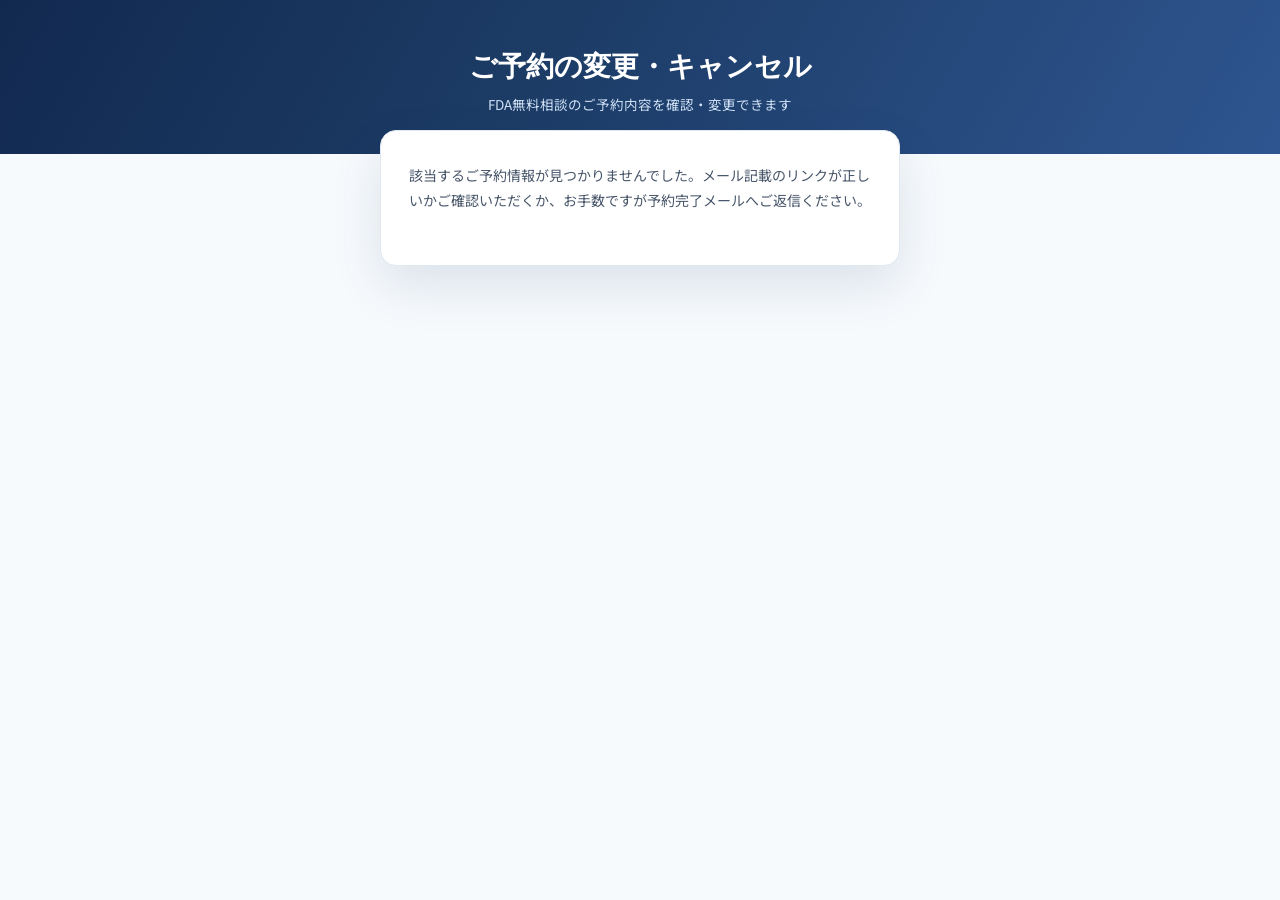
<file: manage.html>
<!DOCTYPE html>
<html lang="ja">
<head>
<!-- Google tag (gtag.js) -->
<script async src="https://www.googletagmanager.com/gtag/js?id=G-JLD56Z8ZR7"></script>
<script>
  window.dataLayer = window.dataLayer || [];
  function gtag(){dataLayer.push(arguments);}
  gtag('js', new Date());

  gtag('config', 'G-JLD56Z8ZR7');
</script>
<meta charset="UTF-8">
<meta name="viewport" content="width=device-width, initial-scale=1.0">
<title>ご予約の変更・キャンセル | FDA Compliance Partner</title>
<meta name="robots" content="noindex,nofollow">
<link rel="icon" href="favicon.ico" sizes="any">
<link rel="preconnect" href="https://fonts.googleapis.com">
<link href="https://fonts.googleapis.com/css2?family=Cormorant+Garamond:ital,wght@0,300;0,400;0,600;1,300;1,400;1,600&family=Noto+Sans+JP:wght@300;400;500;700&display=swap" rel="stylesheet">
<style>
*,*::before,*::after{margin:0;padding:0;box-sizing:border-box}
html{font-size:17.5px}
:root{
  --navy:#406AAF; --navy2:#427AB5; --navy3:#6a9fd4;
  --blue:#427AB5; --blue2:#eef4fc; --blue3:#d0e2f5;
  --amber:#F7DD7D; --amber2:#FFF8E1;
  --white:#FFFFFF; --light:#F1F5F9;
  --ink:#1E293B; --ink2:#475569; --ink3:#94A3B8;
  --border:#E2E8F0; --border2:#CBD5E1;
  --green:#059669; --greenl:#ECFDF5; --red:#DC2626; --redl:#FEF2F2;
  --r:10px; --r2:6px;
}
body{font-family:'Noto Sans JP',sans-serif;color:var(--ink);background:#f7fafd;-webkit-font-smoothing:antialiased;min-height:100vh}
a{text-decoration:none;color:inherit}

.mg-hero{
  background:linear-gradient(120deg,#12294f 0%,#1c3c66 42%,#2f5590 100%);
  padding:48px 24px 40px;color:#fff;text-align:center;
}
.mg-hero h1{font-family:'Cormorant Garamond',serif;font-size:28px;font-weight:600;margin-bottom:8px;}
.mg-hero p{font-size:13.5px;color:#cfe0f5;}

.mg-wrap{max-width:560px;margin:-24px auto 60px;padding:0 20px;}
.mg-card{
  background:#fff;border-radius:16px;padding:32px 28px;
  box-shadow:0 20px 50px rgba(28,60,102,.12);border:1px solid var(--border);
}

.mg-loading{text-align:center;padding:40px 0;color:var(--ink3);font-size:14px;}
.mg-loading .spinner{
  display:inline-block;width:22px;height:22px;border-radius:50%;
  border:3px solid var(--blue3);border-top-color:var(--navy);
  animation:spin .8s linear infinite;margin-bottom:14px;
}
@keyframes spin{to{transform:rotate(360deg);}}

.mg-summary{
  background:var(--blue2);border-radius:12px;padding:20px 22px;margin-bottom:24px;
}
.mg-summary-label{font-size:11.5px;color:var(--ink2);font-weight:700;letter-spacing:.03em;margin-bottom:6px;}
.mg-summary-value{font-size:19px;font-weight:700;color:#1c3c66;}
.mg-summary-sub{font-size:12.5px;color:var(--ink2);margin-top:6px;}

.mg-msg{font-size:14px;line-height:1.8;color:var(--ink2);margin-bottom:20px;}
.mg-msg.warn{
  background:var(--redl);border:1px solid #fecaca;color:#991b1b;
  padding:16px 18px;border-radius:10px;font-size:13.5px;
}
.mg-msg.ok{
  background:var(--greenl);border:1px solid #a7f3d0;color:#065f46;
  padding:16px 18px;border-radius:10px;font-size:13.5px;
}

.mg-actions{display:flex;flex-direction:column;gap:12px;margin-top:8px;}
.mg-btn{
  width:100%;padding:14px 20px;border-radius:12px;font-size:14.5px;font-weight:700;
  cursor:pointer;border:1.5px solid var(--border2);background:#fff;color:#1c3c66;
  transition:all .2s;
}
.mg-btn:hover{border-color:var(--navy3);background:var(--blue2);}
.mg-btn.primary{
  background:#1c3c66;color:#fff;border-color:transparent;
  box-shadow:0 10px 26px rgba(28,60,102,.2);
}
.mg-btn.primary:hover{transform:translateY(-1px);box-shadow:0 14px 30px rgba(28,60,102,.28);}
.mg-btn.danger{color:var(--red);border-color:#fecaca;}
.mg-btn.danger:hover{background:var(--redl);border-color:var(--red);}
.mg-btn:disabled{opacity:.5;cursor:not-allowed;transform:none;}
.mg-btn .spinner{
  display:inline-block;width:14px;height:14px;border-radius:50%;
  border:2px solid currentColor;border-top-color:transparent;opacity:.85;
  animation:spin .8s linear infinite;vertical-align:-2px;
}

.mg-back{display:inline-block;margin-top:16px;font-size:12.5px;color:var(--ink3);cursor:pointer;text-decoration:underline;}

/* ── カレンダー（booking.htmlと共通のスタイル） ── */
.cal-nav{display:flex;align-items:center;justify-content:space-between;margin:20px 0 14px;}
.cal-month{font-family:'Cormorant Garamond',serif;font-size:19px;color:#1c3c66;font-weight:500;}
.cal-btn{
  width:30px;height:30px;border-radius:50%;border:1px solid var(--border2);background:#fff;
  display:flex;align-items:center;justify-content:center;cursor:pointer;color:var(--ink2);
  transition:all .2s;font-size:13px;
}
.cal-btn:hover{background:var(--blue2);border-color:var(--navy3);color:var(--navy);}
.cal-btn:disabled{opacity:.3;cursor:not-allowed;}
.cal-weekdays{display:grid;grid-template-columns:repeat(7,1fr);text-align:center;font-size:11.5px;color:var(--ink3);font-weight:600;margin-bottom:6px;}
.cal-grid{display:grid;grid-template-columns:repeat(7,1fr);gap:4px;}
.cal-cell{
  aspect-ratio:1;display:flex;align-items:center;justify-content:center;
  border-radius:9px;font-size:13px;color:var(--ink);cursor:default;position:relative;
}
.cal-cell.empty{visibility:hidden;}
.cal-cell.past{color:var(--ink3);opacity:.4;}
.cal-cell.weekend-off{color:var(--ink3);opacity:.45;}
.cal-cell.available{cursor:pointer;font-weight:500;background:var(--blue2);color:var(--navy);transition:all .2s;}
.cal-cell.available:hover{background:var(--navy3);color:#fff;}
.cal-cell.selected{background:linear-gradient(135deg,#4a7bc4,#2f5590);color:#fff;font-weight:700;}
.cal-loading{grid-column:1 / -1;padding:30px 0;text-align:center;color:var(--ink3);font-size:12.5px;}

.slot-grid{display:grid;grid-template-columns:repeat(3,1fr);gap:8px;margin-top:16px;}
.slot-btn{
  padding:10px 6px;border-radius:9px;border:1.5px solid var(--border2);background:#fff;
  font-size:13px;color:var(--ink);cursor:pointer;transition:all .15s;
}
.slot-btn:hover{border-color:var(--navy3);background:var(--blue2);}
.slot-btn.selected{background:linear-gradient(135deg,#4a7bc4,#2f5590);border-color:transparent;color:#fff;font-weight:700;}
.slot-btn.taken{opacity:.35;text-decoration:line-through;cursor:not-allowed;background:var(--light);}
.slot-btn.taken:hover{border-color:var(--border2);background:var(--light);}

.mg-hidden{display:none !important;}
/* JSが途中で失敗しても初期操作だけは必ず開くCSSフォールバック */
.mg-flow:target{display:block !important;}
.mg-btn-link{display:block;text-align:center;text-decoration:none;}

</style>
</head>
<body>

<div class="mg-hero">
  <h1>ご予約の変更・キャンセル</h1>
  <p>FDA無料相談のご予約内容を確認・変更できます</p>
</div>

<div class="mg-wrap">
  <div class="mg-card">

    <div class="mg-loading" id="loadingState">
      <div class="spinner"></div><br>
      ご予約内容を確認しています…
    </div>

    <div id="notFoundState" class="mg-hidden">
      <p class="mg-msg">該当するご予約情報が見つかりませんでした。メール記載のリンクが正しいかご確認いただくか、お手数ですが予約完了メールへご返信ください。</p>
    </div>

    <div id="cancelledState" class="mg-hidden">
      <p class="mg-msg">このご予約は既にキャンセルされています。改めてご相談をご希望の際は、お手数ですが予約ページより再度お申し込みください。</p>
    </div>

    <div id="ineligibleState" class="mg-hidden">
      <div class="mg-summary">
        <div class="mg-summary-label">現在のご予約日時</div>
        <div class="mg-summary-value" id="ineligibleDateLabel"></div>
      </div>
      <p class="mg-msg warn">
        ご予約日時の<span id="ineligibleHoursLabel">24</span>時間前を過ぎているため、こちらでの変更・キャンセルは承れません。恐れ入りますが、予約完了メールへの返信にてご連絡ください。
      </p>
    </div>

    <div id="mainState" class="mg-hidden">
      <div class="mg-summary">
        <div class="mg-summary-label">現在のご予約日時</div>
        <div class="mg-summary-value" id="currentDateLabel"></div>
        <div class="mg-summary-sub">実施方法：Zoom（オンライン）／所要時間：約60分</div>
      </div>

      <div id="choiceActions" class="mg-actions">
        <a class="mg-btn primary mg-btn-link" id="showRescheduleBtn" href="#rescheduleFlow" role="button" data-ga-event="click_manage_select_reschedule">日程を変更する</a>
        <a class="mg-btn danger mg-btn-link" id="showCancelBtn" href="#cancelFlow" role="button" data-ga-event="click_manage_select_cancel">予約をキャンセルする</a>
      </div>

      <!-- 変更フロー -->
      <div id="rescheduleFlow" class="mg-hidden mg-flow">
        <div class="cal-nav">
          <button type="button" class="cal-btn" id="calPrev" aria-label="前の月" data-ga-event="click_manage_prev_month">&lsaquo;</button>
          <div class="cal-month" id="calMonthLabel"></div>
          <button type="button" class="cal-btn" id="calNext" aria-label="次の月" data-ga-event="click_manage_next_month">&rsaquo;</button>
        </div>
        <div class="cal-weekdays"><div>日</div><div>月</div><div>火</div><div>水</div><div>木</div><div>金</div><div>土</div></div>
        <div class="cal-grid" id="calGrid"></div>
        <div class="slot-grid" id="slotGrid"></div>

        <div class="mg-actions">
          <button type="button" class="mg-btn primary" id="confirmRescheduleBtn" disabled data-ga-event="click_manage_confirm_reschedule">この日時に変更する</button>
          <span class="mg-back" id="backFromReschedule" data-ga-event="click_manage_back_reschedule">戻る</span>
        </div>
      </div>

      <!-- キャンセルフロー -->
      <div id="cancelFlow" class="mg-hidden mg-flow">
        <p class="mg-msg">上記のご予約をキャンセルします。よろしいですか？　この操作は取り消せません。</p>
        <div class="mg-actions">
          <button type="button" class="mg-btn danger" id="confirmCancelBtn" data-ga-event="click_manage_confirm_cancel">キャンセルを確定する</button>
          <span class="mg-back" id="backFromCancel" data-ga-event="click_manage_back_cancel">戻る</span>
        </div>
      </div>
    </div>

    <div id="doneState" class="mg-hidden">
      <p class="mg-msg ok" id="doneMessage"></p>
    </div>

    <div id="errorState" class="mg-hidden">
      <p class="mg-msg warn" id="errorMessage"></p>
    </div>

  </div>
</div>

<script>
// ▼▼▼ ここをbooking.htmlと同じデプロイURLに差し替えてください ▼▼▼
const ENDPOINT_URL = "/fda/api.php";
// ▲▲▲ ここまで ▲▲▲

const TIME_SLOTS = ["10:00","10:30","11:00","11:30","12:00","12:30","13:00","13:30","14:00","14:30","15:00","15:30","16:00"];
const SLOT_DURATION_MIN = 60;
const BUFFER_AFTER_MIN = 30;
const BOOKABLE_RANGE_DAYS = 90; // 直近3か月分のみ表示

const params = new URLSearchParams(location.search);
const submissionId = params.get('id') || '';
const accessToken = params.get('token') || '';

const states = ['loadingState','notFoundState','cancelledState','ineligibleState','mainState','doneState','errorState'];
function showState(name){
  states.forEach(s => document.getElementById(s).classList.toggle('mg-hidden', s !== name));
}

let bookingInfo = null;

async function fetchWithTimeout(url, options = {}, timeoutMs = 10000){
  const controller = new AbortController();
  const timer = setTimeout(() => controller.abort(), timeoutMs);
  try {
    return await fetch(url, { ...options, signal: controller.signal, cache: 'no-store' });
  } finally {
    clearTimeout(timer);
  }
}

async function init(){
  if(!submissionId){
    showState('notFoundState');
    return;
  }
  try{
    const res = await fetchWithTimeout(`${ENDPOINT_URL}?action=booking&id=${encodeURIComponent(submissionId)}&token=${encodeURIComponent(accessToken)}`, {}, 10000);
    const json = await res.json();

    if(json.result === 'not_found' || !json.booking){
      showState('notFoundState');
      return;
    }
    if(json.result === 'error'){
      document.getElementById('errorMessage').textContent = '読み込み中にエラーが発生しました。時間をおいて再度お試しください。';
      showState('errorState');
      return;
    }

    bookingInfo = json.booking;

    if(bookingInfo.cancelled){
      showState('cancelledState');
      return;
    }

    const label = formatDateTimeLabel(bookingInfo.date, bookingInfo.time);

    if(!bookingInfo.eligible){
      document.getElementById('ineligibleDateLabel').textContent = label;
      document.getElementById('ineligibleHoursLabel').textContent = bookingInfo.minHoursBefore || 24;
      showState('ineligibleState');
      return;
    }

    document.getElementById('currentDateLabel').textContent = label;
    showState('mainState');
  }catch(err){
    document.getElementById('errorMessage').textContent = '読み込み中にエラーが発生しました。時間をおいて再度お試しください。';
    showState('errorState');
  }
}

function formatDateTimeLabel(dateStr, timeStr){
  if(!dateStr || !timeStr) return '';
  const [y,m,d] = dateStr.split('-').map(Number);
  const dateObj = new Date(y, m-1, d);
  const weekdays = ['日','月','火','水','木','金','土'];
  const [sh,sm] = timeStr.split(':').map(Number);
  const endMinutes = sh*60+sm+SLOT_DURATION_MIN;
  const endLabel = `${String(Math.floor(endMinutes/60)%24).padStart(2,'0')}:${String(endMinutes%60).padStart(2,'0')}`;
  return `${m}月${d}日（${weekdays[dateObj.getDay()]}）${timeStr}〜${endLabel}`;
}

/* ===== 変更フロー ===== */
document.getElementById('showRescheduleBtn').addEventListener('click', () => {
  const flow = document.getElementById('rescheduleFlow');
  // 最優先で表示だけ切り替える。ネットワーク処理はこの後。
  document.getElementById('choiceActions').classList.add('mg-hidden');
  flow.classList.remove('mg-hidden');
  flow.setAttribute('aria-busy', 'true');
  window.scrollTo({ top: Math.max(0, flow.getBoundingClientRect().top + window.scrollY - 20), behavior: 'auto' });
  // 描画をブラウザへ一度返してから空き状況を読み込む。
  setTimeout(() => {
    try { renderCalendar(); } finally { flow.removeAttribute('aria-busy'); }
  }, 0);
});
document.getElementById('backFromReschedule').addEventListener('click', () => {
  document.getElementById('rescheduleFlow').classList.add('mg-hidden');
  document.getElementById('choiceActions').classList.remove('mg-hidden');
  selectedDate = null; selectedTime = null;
});

/* ===== キャンセルフロー ===== */
document.getElementById('showCancelBtn').addEventListener('click', () => {
  const flow = document.getElementById('cancelFlow');
  // キャンセル確認は通信不要。クリックした瞬間に必ず表示する。
  document.getElementById('choiceActions').classList.add('mg-hidden');
  flow.classList.remove('mg-hidden');
  window.scrollTo({ top: Math.max(0, flow.getBoundingClientRect().top + window.scrollY - 40), behavior: 'auto' });
});
document.getElementById('backFromCancel').addEventListener('click', () => {
  document.getElementById('cancelFlow').classList.add('mg-hidden');
  document.getElementById('choiceActions').classList.remove('mg-hidden');
});

document.getElementById('confirmCancelBtn').addEventListener('click', async () => {
  const btn = document.getElementById('confirmCancelBtn');
  const originalLabel = btn.textContent;
  btn.disabled = true;
  btn.innerHTML = '<span class="spinner"></span> キャンセル処理中…';
  try{
    const res = await fetchWithTimeout(ENDPOINT_URL, {
      method: 'POST',
      headers: { 'Content-Type': 'text/plain;charset=utf-8' },
      body: JSON.stringify({ formType: 'cancel', id: submissionId, token: accessToken })
    });
    const json = await res.json();
    if(json.result === 'success'){
      document.getElementById('doneMessage').textContent = 'ご予約のキャンセルが完了しました。キャンセル完了メールをお送りしましたのでご確認ください。';
      showState('doneState');
    }else{
      document.getElementById('errorMessage').textContent = json.error || 'キャンセルに失敗しました。時間をおいて再度お試しください。';
      showState('errorState');
    }
  }catch(err){
    document.getElementById('errorMessage').textContent = 'キャンセルに失敗しました。時間をおいて再度お試しください。';
    showState('errorState');
  }finally{
    btn.disabled = false;
    btn.textContent = originalLabel;
  }
});

document.getElementById('confirmRescheduleBtn').addEventListener('click', async () => {
  if(!selectedDate || !selectedTime) return;
  const btn = document.getElementById('confirmRescheduleBtn');
  const originalLabel = btn.textContent;
  btn.disabled = true;
  btn.innerHTML = '<span class="spinner"></span> 変更処理中…';
  try{
    const res = await fetchWithTimeout(ENDPOINT_URL, {
      method: 'POST',
      headers: { 'Content-Type': 'text/plain;charset=utf-8' },
      body: JSON.stringify({ formType: 'reschedule', id: submissionId, token: accessToken, date: selectedDate, time: selectedTime, page: location.href })
    });
    const json = await res.json();
    if(json.result === 'success'){
      document.getElementById('doneMessage').textContent = `ご予約日時の変更が完了しました（${formatDateTimeLabel(selectedDate, selectedTime)}）。変更完了メールをお送りしましたのでご確認ください。`;
      showState('doneState');
    }else{
      const msg = json.error || '変更に失敗しました。時間をおいて再度お試しください。';
      if(msg.includes('CONFLICT:')){
        const [yy, mm] = selectedDate.split('-').map(Number);
        delete busyCache[`${yy}-${mm - 1}`];
        await ensureBusyForMonth(yy, mm - 1);
        selectedTime = null;
        renderCalendar(); renderSlots();
        let conflictBox = document.getElementById('rescheduleConflict');
        if(!conflictBox){
          conflictBox = document.createElement('div');
          conflictBox.id = 'rescheduleConflict';
          conflictBox.className = 'f-status err';
          document.getElementById('rescheduleFlow').prepend(conflictBox);
        }
        conflictBox.textContent = msg.replace(/^.*CONFLICT:/, '') || 'その枠は埋まりました。最新の空き時間から別の枠を選択してください。';
        conflictBox.style.display = 'block';
        return;
      }else{
        document.getElementById('errorMessage').textContent = msg;
        showState('errorState');
      }
    }
  }catch(err){
    document.getElementById('errorMessage').textContent = '変更に失敗しました。時間をおいて再度お試しください。';
    showState('errorState');
  }finally{
    btn.disabled = false;
    btn.textContent = originalLabel;
  }
});

/* ===== カレンダー・空き状況（booking.htmlと同じロジック） ===== */
const busyCache = {};
const busyFetching = {};

async function ensureBusyForMonth(year, month){
  const key = `${year}-${month}`;
  if(busyCache[key] || busyFetching[key]) return busyCache[key];
  busyFetching[key] = true;
  try{
    const url = `${ENDPOINT_URL}?action=busy&year=${year}&month=${month + 1}`;
    const res = await fetchWithTimeout(url, {}, 8000);
    const json = await res.json();
    busyCache[key] = (json && json.result === 'success' && json.busy) ? json.busy : {};
  }catch(err){
    busyCache[key] = {};
  }finally{
    delete busyFetching[key];
  }
  return busyCache[key];
}

function getBusyInfoForDate(dateStr){
  const [y, m] = dateStr.split('-').map(Number);
  const key = `${y}-${m - 1}`;
  const monthMap = busyCache[key];
  if(!monthMap) return null;
  return monthMap[dateStr] || { allDay: false, ranges: [] };
}

function timeToMinutes(hhmm){
  const [h, m] = hhmm.split(':').map(Number);
  return h * 60 + m;
}

function isSlotTaken(dateStr, slotTime){
  const info = getBusyInfoForDate(dateStr);
  if(!info) return false;
  if(info.allDay) return true;
  if(info.takenSlots && info.takenSlots[slotTime]) return true;
  const slotStart = timeToMinutes(slotTime);
  const slotEnd = slotStart + SLOT_DURATION_MIN;
  return info.ranges.some(r => {
    const rStart = timeToMinutes(r.start);
    const rEnd = timeToMinutes(r.end) + BUFFER_AFTER_MIN;
    return slotStart < rEnd && rStart < slotEnd;
  });
}

function isDateFullyBooked(dateStr){
  const info = getBusyInfoForDate(dateStr);
  if(!info) return false;
  if(info.allDay) return true;
  return TIME_SLOTS.every(t => isSlotTaken(dateStr, t));
}

let calYear, calMonth;
let selectedDate = null, selectedTime = null;
const today = new Date();
today.setHours(0,0,0,0);
const maxDate = new Date(today);
maxDate.setDate(maxDate.getDate() + BOOKABLE_RANGE_DAYS);
calYear = today.getFullYear();
calMonth = today.getMonth();

function fmtDate(y,m,d){
  return `${y}-${String(m+1).padStart(2,'0')}-${String(d).padStart(2,'0')}`;
}

function renderCalendar(){
  const grid = document.getElementById('calGrid');
  const label = document.getElementById('calMonthLabel');
  label.textContent = `${calYear}年 ${calMonth+1}月`;

  const monthKey = `${calYear}-${calMonth}`;
  if(!busyCache[monthKey]){
    grid.innerHTML = '';
    const loading = document.createElement('div');
    loading.className = 'cal-loading';
    loading.textContent = '空き状況を確認しています…';
    grid.appendChild(loading);

    ensureBusyForMonth(calYear, calMonth).then(() => {
      if(calYear === Number(monthKey.split('-')[0]) && calMonth === Number(monthKey.split('-')[1])){
        renderCalendar();
        renderSlots();
      }
    });
    return;
  }

  grid.innerHTML = '';
  const firstDay = new Date(calYear, calMonth, 1);
  const startWeekday = firstDay.getDay();
  const daysInMonth = new Date(calYear, calMonth+1, 0).getDate();

  for(let i=0;i<startWeekday;i++){
    const cell = document.createElement('div');
    cell.className = 'cal-cell empty';
    grid.appendChild(cell);
  }

  for(let d=1; d<=daysInMonth; d++){
    const cellDate = new Date(calYear, calMonth, d);
    cellDate.setHours(0,0,0,0);
    const cell = document.createElement('div');
    cell.textContent = d;
    cell.className = 'cal-cell';

    const isPast = cellDate < today;
    const isBeyond = cellDate > maxDate;
    const dateStr = fmtDate(calYear, calMonth, d);
    const isFullyBooked = isDateFullyBooked(dateStr);
    const isToday = cellDate.getTime() === today.getTime();

    if(isPast || isBeyond || isFullyBooked){
      cell.classList.add('past');
    } else {
      cell.classList.add('available');
      cell.addEventListener('click', () => selectDate(dateStr, cell));
    }
    if(isToday) cell.style.fontWeight = '700';
    if(selectedDate === dateStr) cell.classList.add('selected');

    grid.appendChild(cell);
  }

  document.getElementById('calPrev').disabled = (calYear === today.getFullYear() && calMonth === today.getMonth());
  document.getElementById('calNext').disabled = (calYear === maxDate.getFullYear() && calMonth === maxDate.getMonth());
}

function selectDate(dateStr, cellEl){
  selectedDate = dateStr;
  selectedTime = null;
  renderCalendar();
  renderSlots();
  updateConfirmButton();
}

function renderSlots(){
  const grid = document.getElementById('slotGrid');
  grid.innerHTML = '';
  if(!selectedDate) return;

  TIME_SLOTS.forEach(t => {
    const btn = document.createElement('button');
    btn.type = 'button';
    btn.className = 'slot-btn';
    btn.textContent = t;
    if(isSlotTaken(selectedDate, t)){
      btn.classList.add('taken');
      btn.disabled = true;
    } else {
      if(selectedTime === t) btn.classList.add('selected');
      btn.addEventListener('click', () => {
        selectedTime = t;
        renderSlots();
        updateConfirmButton();
      });
    }
    grid.appendChild(btn);
  });
}

function updateConfirmButton(){
  document.getElementById('confirmRescheduleBtn').disabled = !(selectedDate && selectedTime);
}

document.getElementById('calPrev').addEventListener('click', () => {
  calMonth--; if(calMonth < 0){ calMonth = 11; calYear--; }
  renderCalendar(); renderSlots();
});
document.getElementById('calNext').addEventListener('click', () => {
  calMonth++; if(calMonth > 11){ calMonth = 0; calYear++; }
  renderCalendar(); renderSlots();
});

init();
</script>

<script>
// 各ボタンを固有のGA4イベント名で計測する。
(function(){
  document.querySelectorAll('[data-ga-event]').forEach(function(el){
    el.addEventListener('click', function(){
      if(typeof gtag === 'function'){
        gtag('event', el.dataset.gaEvent);
      }
    });
  });

  // 動的生成されるカレンダーの日付・時間枠は親要素でクリックを拾う。
  var calGrid = document.getElementById('calGrid');
  if(calGrid){
    calGrid.addEventListener('click', function(e){
      if(e.target.closest('.cal-cell.available') && typeof gtag === 'function'){
        gtag('event', 'click_manage_day');
      }
    });
  }
  var slotGrid = document.getElementById('slotGrid');
  if(slotGrid){
    slotGrid.addEventListener('click', function(e){
      var btn = e.target.closest('.slot-btn');
      if(btn && !btn.classList.contains('taken') && typeof gtag === 'function'){
        gtag('event', 'click_manage_time');
      }
    });
  }
})();
</script>
</body>
</html>
</file>
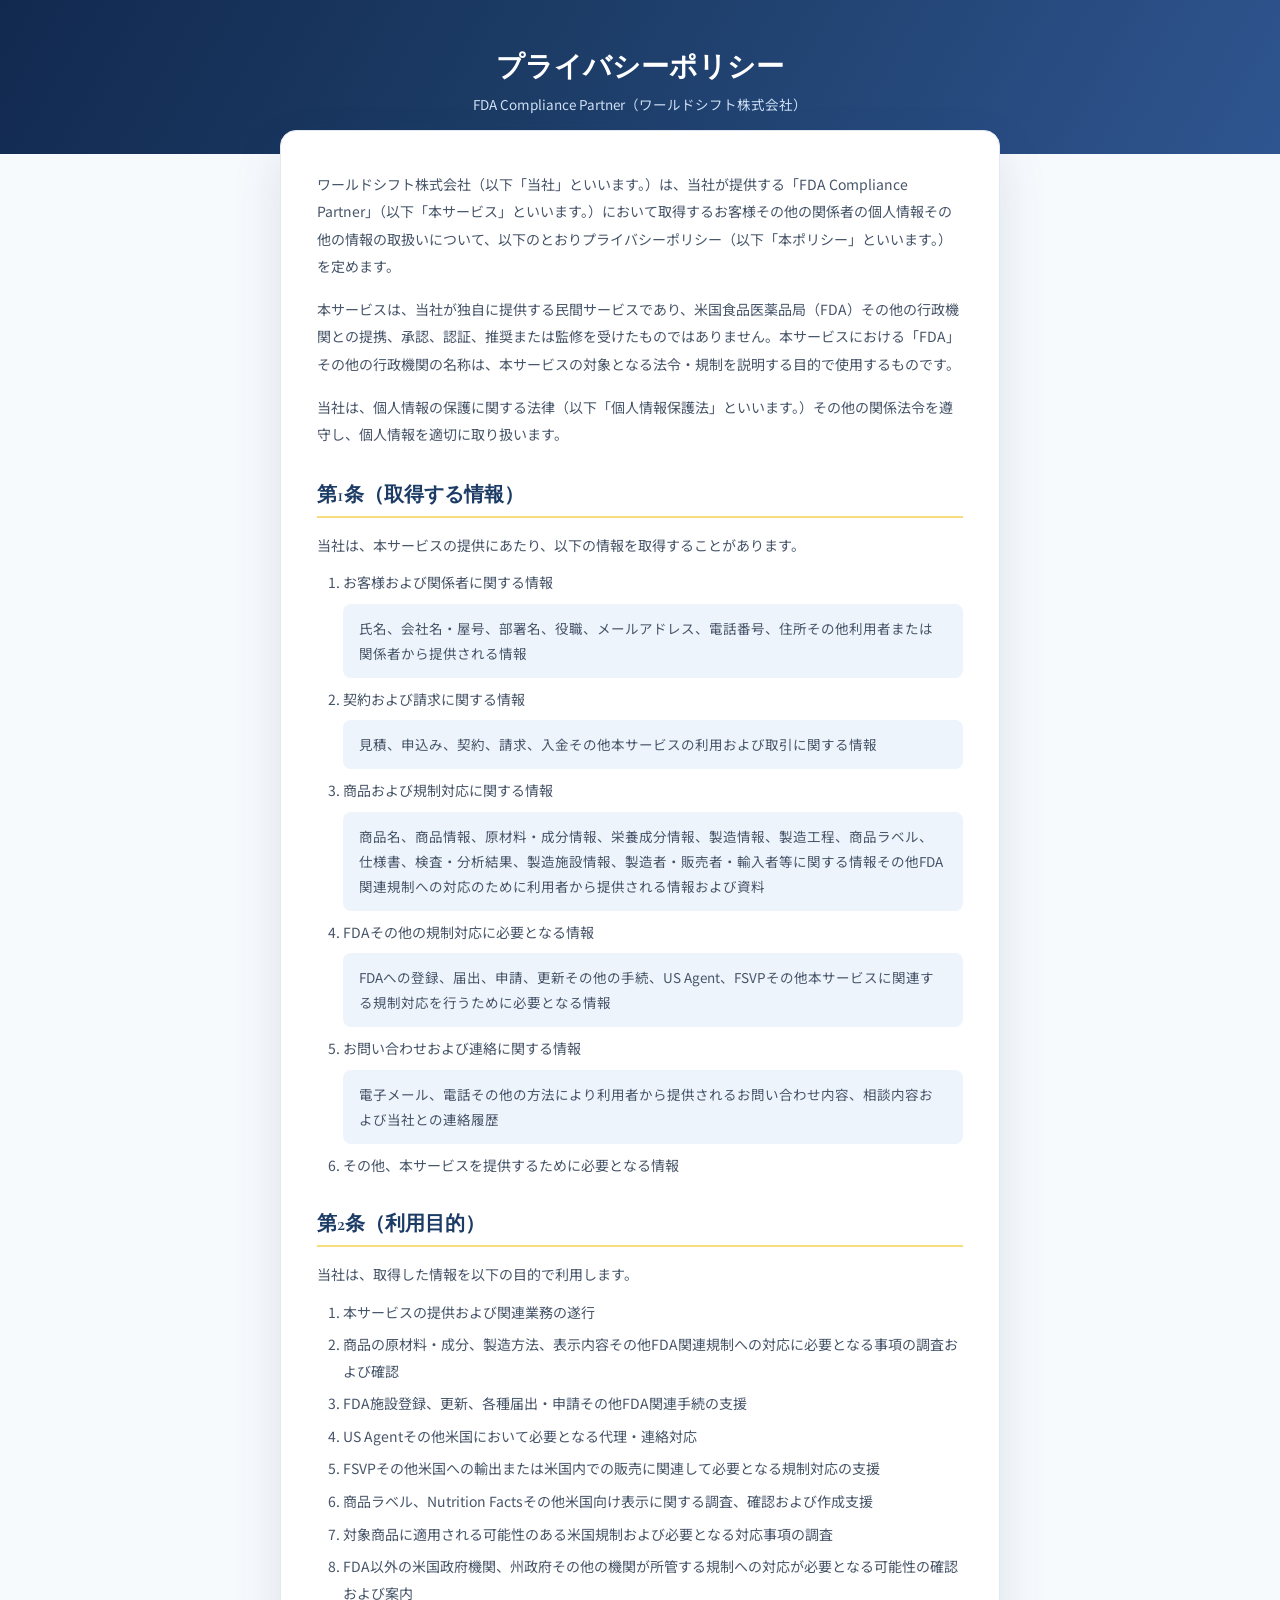
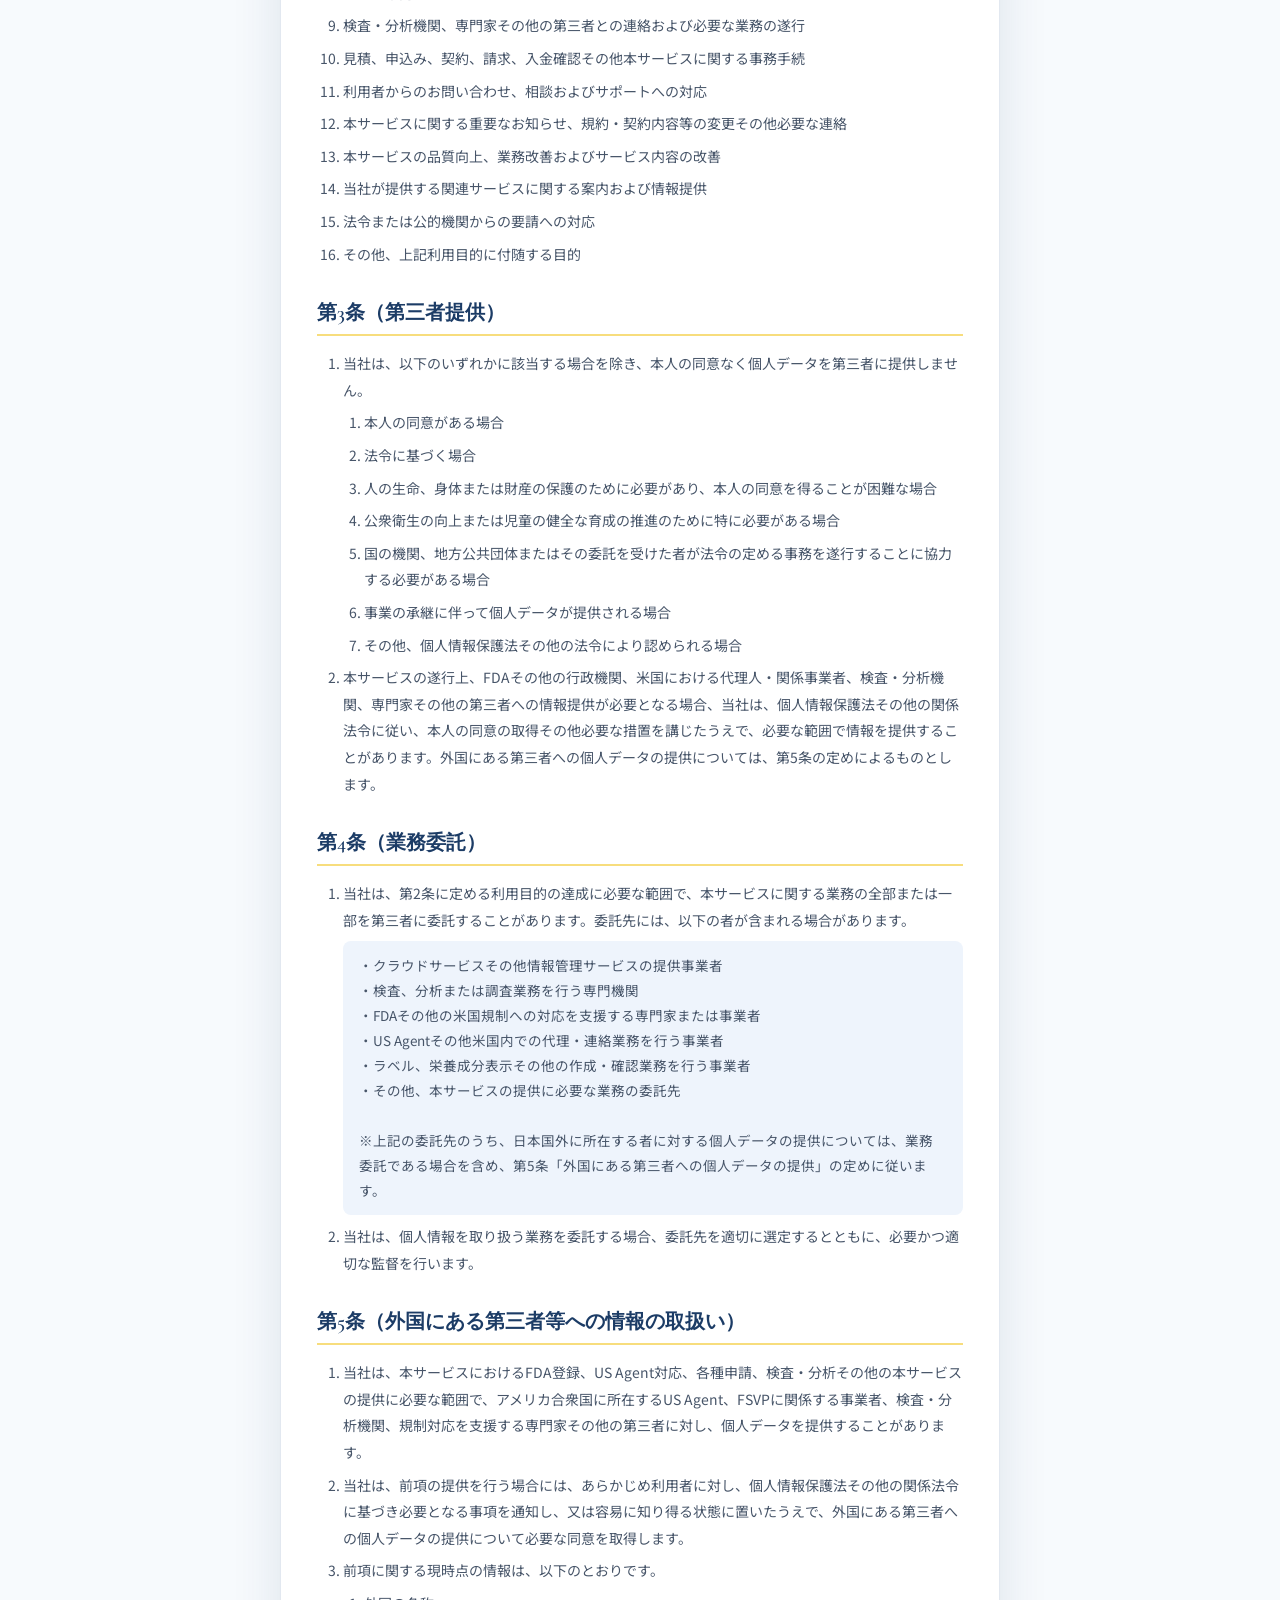
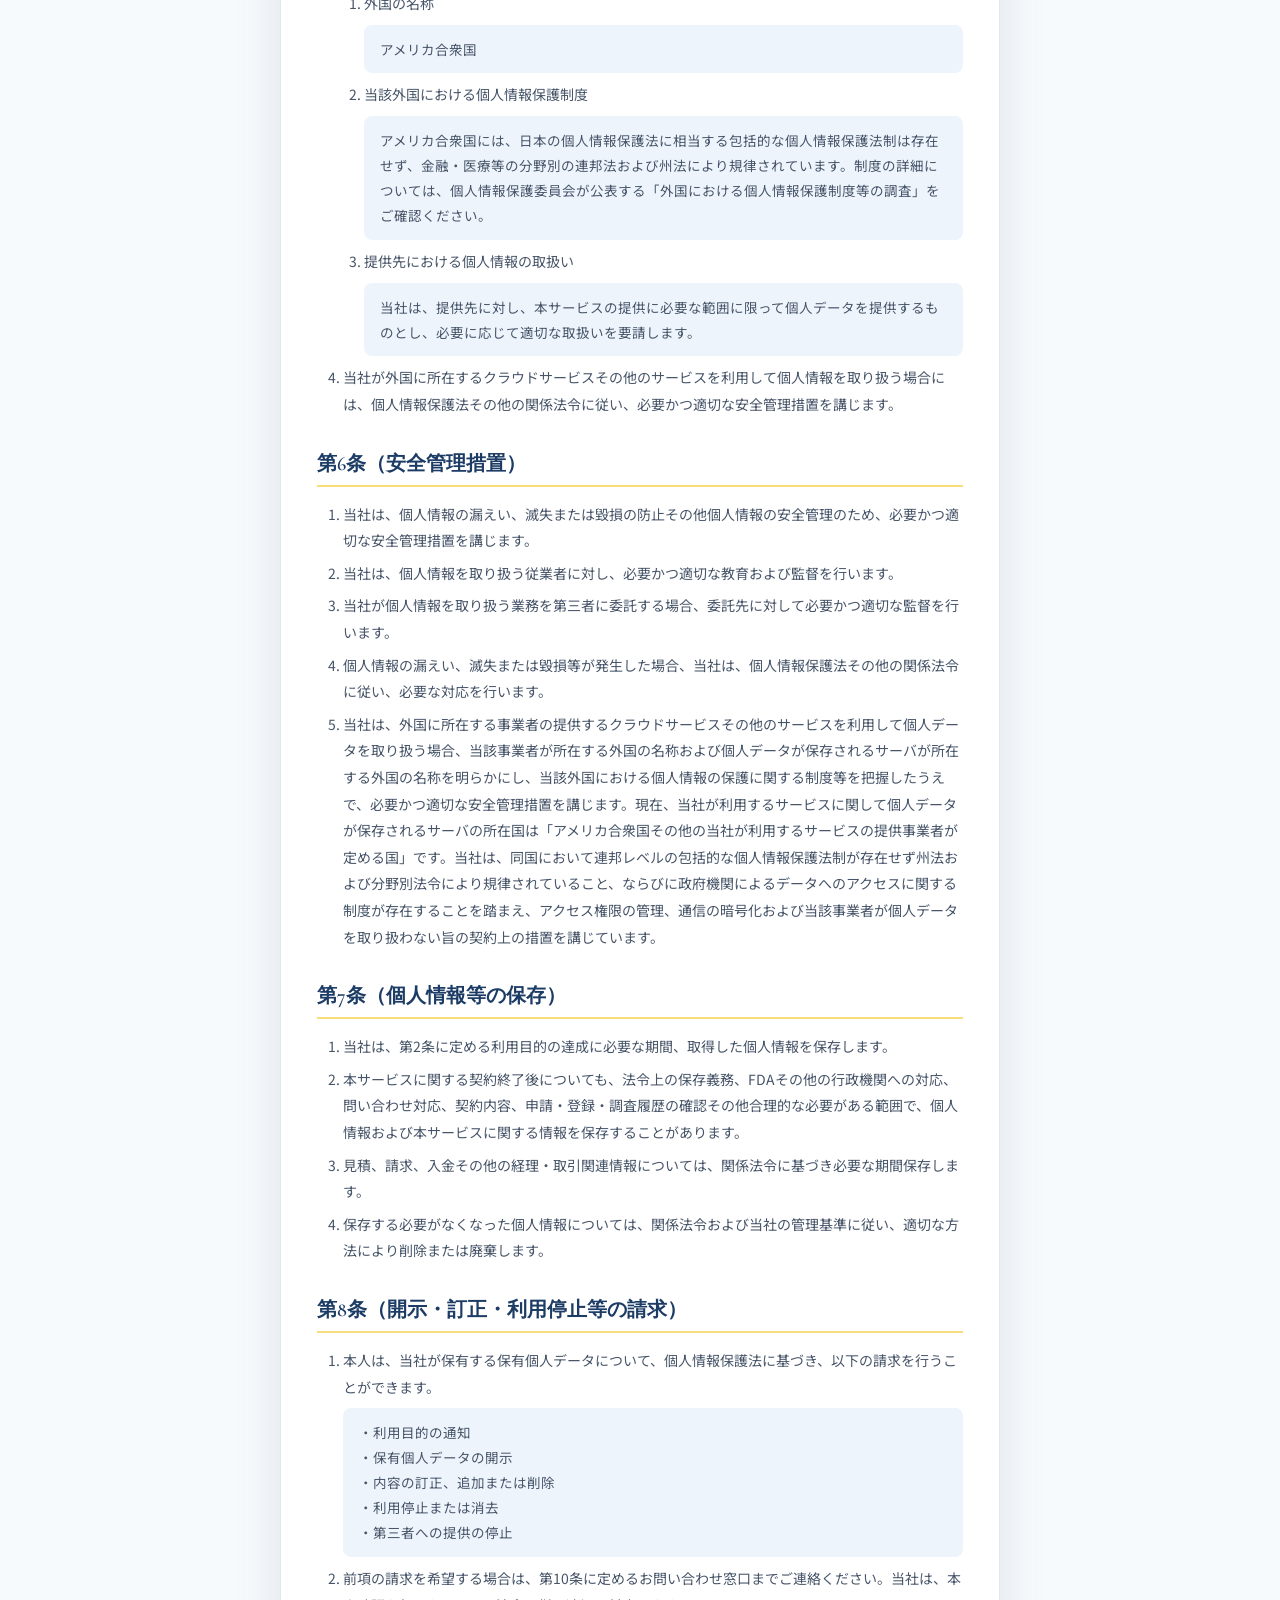
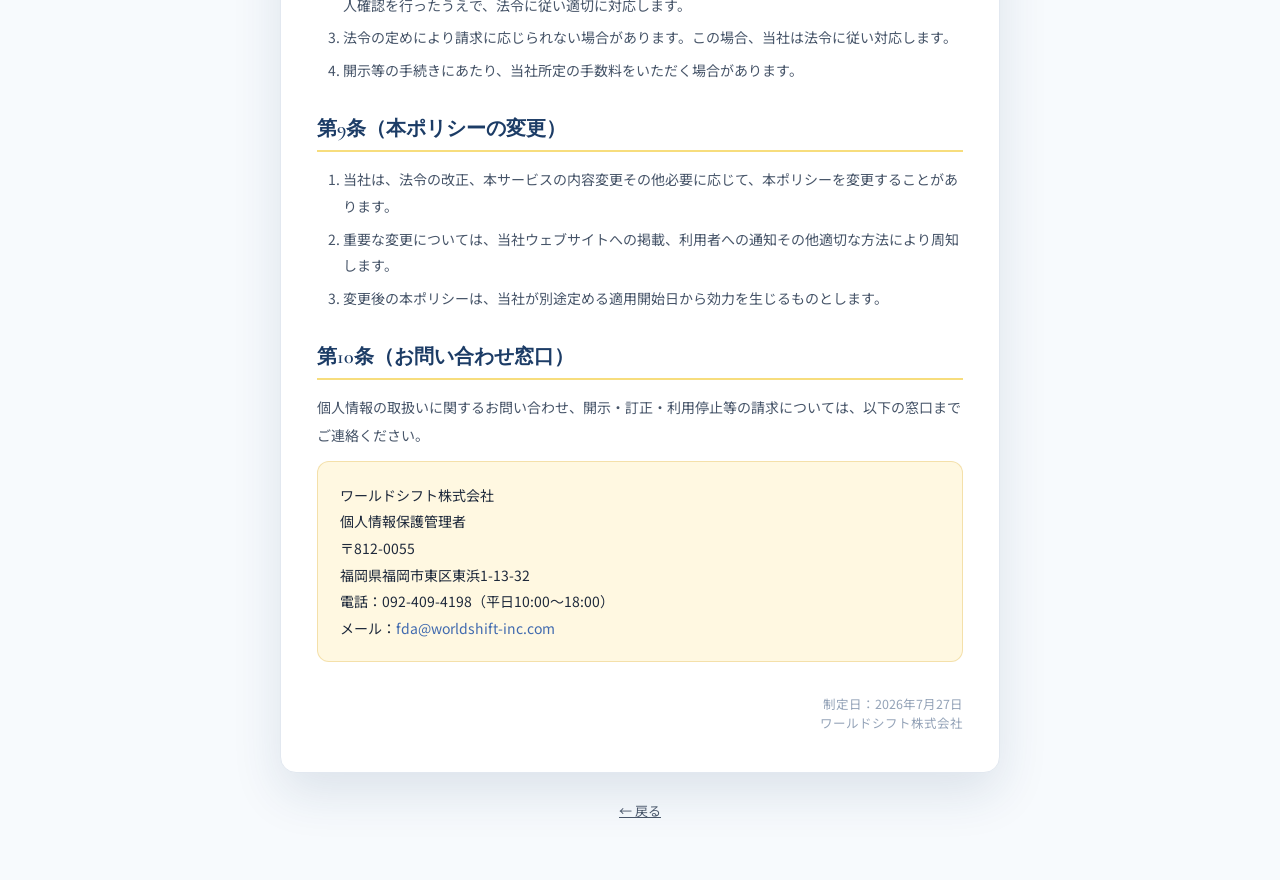
<file: privacy.html>
<!DOCTYPE html>

<html lang="ja">
<head>
<!-- Google tag (gtag.js) -->
<script async="" src="https://www.googletagmanager.com/gtag/js?id=G-JLD56Z8ZR7"></script>
<script>
  window.dataLayer = window.dataLayer || [];
  function gtag(){dataLayer.push(arguments);}
  gtag('js', new Date());

  gtag('config', 'G-JLD56Z8ZR7');
</script>
<meta charset="utf-8"/>
<meta content="width=device-width, initial-scale=1.0" name="viewport"/>
<title>プライバシーポリシー | FDA Compliance Partner</title>
<meta content="noindex,nofollow" name="robots"/>
<link href="favicon.ico" rel="icon" sizes="any"/>
<link href="https://fonts.googleapis.com" rel="preconnect"/>
<link href="https://fonts.googleapis.com/css2?family=Cormorant+Garamond:ital,wght@0,300;0,400;0,600;1,300;1,400;1,600&amp;family=Noto+Sans+JP:wght@300;400;500;700&amp;display=swap" rel="stylesheet"/>
<style>
*,*::before,*::after{margin:0;padding:0;box-sizing:border-box}
html{font-size:17.5px}
:root{
  --navy:#406AAF; --navy2:#427AB5; --navy3:#6a9fd4;
  --blue:#427AB5; --blue2:#eef4fc; --blue3:#d0e2f5;
  --amber:#F7DD7D; --amber2:#FFF8E1;
  --white:#FFFFFF; --light:#F1F5F9;
  --ink:#1E293B; --ink2:#475569; --ink3:#94A3B8;
  --border:#E2E8F0; --border2:#CBD5E1;
  --r:10px; --r2:6px;
}
body{font-family:'Noto Sans JP',sans-serif;color:var(--ink);background:#f7fafd;-webkit-font-smoothing:antialiased;min-height:100vh}
a{text-decoration:none;color:var(--navy);}
a:hover{text-decoration:underline;}

.pp-hero{
  background:linear-gradient(120deg,#12294f 0%,#1c3c66 42%,#2f5590 100%);
  padding:48px 24px 40px;color:#fff;text-align:center;
}
.pp-hero h1{font-family:'Cormorant Garamond',serif;font-size:28px;font-weight:600;margin-bottom:8px;}
.pp-hero p{font-size:13.5px;color:#cfe0f5;}

.pp-wrap{max-width:760px;margin:-24px auto 60px;padding:0 20px;}
.pp-card{
  background:#fff;border-radius:16px;padding:40px 36px;
  box-shadow:0 20px 50px rgba(28,60,102,.12);border:1px solid var(--border);
}
@media(max-width:640px){
  .pp-card{padding:28px 22px;}
}

.pp-intro{font-size:14px;line-height:1.95;color:var(--ink2);margin-bottom:32px;}
.pp-intro p{margin-bottom:16px;}
.pp-intro p:last-child{margin-bottom:0;}

.pp-article{margin-bottom:32px;}
.pp-article:last-of-type{margin-bottom:0;}
.pp-article h2{
  font-family:'Cormorant Garamond',serif;font-size:20px;font-weight:600;
  color:#1c3c66;border-bottom:2px solid var(--amber);padding-bottom:8px;margin-bottom:14px;
}
.pp-article p{font-size:14px;line-height:1.95;color:var(--ink2);margin-bottom:10px;}
.pp-article p:last-child{margin-bottom:0;}
.pp-article ol,.pp-article ul{padding-left:1.5em;margin-bottom:10px;}
.pp-article ol:last-child,.pp-article ul:last-child{margin-bottom:0;}
.pp-article li{font-size:14px;line-height:1.9;color:var(--ink2);margin-bottom:6px;}
.pp-article ol ol,.pp-article ul ul,.pp-article ol ul,.pp-article ul ol{margin-top:6px;}
.pp-quote{
  background:var(--blue2);border-radius:8px;padding:12px 16px;
  font-size:13.5px;line-height:1.85;color:var(--ink2);margin:8px 0;
}

.pp-contact{
  background:var(--amber2);border:1px solid rgba(217,168,45,.3);
  border-radius:12px;padding:20px 22px;margin-top:12px;
}
.pp-contact p{font-size:14px;line-height:1.9;color:var(--ink);margin:0;}

.pp-date{font-size:12.5px;color:var(--ink3);text-align:right;margin-top:32px;}

.pp-back{display:block;text-align:center;margin:28px 0 0;font-size:13px;color:var(--ink3);}
.pp-back a{color:var(--ink2);text-decoration:underline;}
</style>
</head>
<body>
<div class="pp-hero">
<h1>プライバシーポリシー</h1>
<p>FDA Compliance Partner（ワールドシフト株式会社）</p>
</div>
<div class="pp-wrap">
<div class="pp-card">
<div class="pp-intro">
<p>ワールドシフト株式会社（以下「当社」といいます。）は、当社が提供する「FDA Compliance Partner」（以下「本サービス」といいます。）において取得するお客様その他の関係者の個人情報その他の情報の取扱いについて、以下のとおりプライバシーポリシー（以下「本ポリシー」といいます。）を定めます。</p>
<p>本サービスは、当社が独自に提供する民間サービスであり、米国食品医薬品局（FDA）その他の行政機関との提携、承認、認証、推奨または監修を受けたものではありません。本サービスにおける「FDA」その他の行政機関の名称は、本サービスの対象となる法令・規制を説明する目的で使用するものです。</p>
<p>当社は、個人情報の保護に関する法律（以下「個人情報保護法」といいます。）その他の関係法令を遵守し、個人情報を適切に取り扱います。</p>
</div>
<div class="pp-article">
<h2>第1条（取得する情報）</h2>
<p>当社は、本サービスの提供にあたり、以下の情報を取得することがあります。</p>
<ol>
<li>お客様および関係者に関する情報
      <div class="pp-quote">氏名、会社名・屋号、部署名、役職、メールアドレス、電話番号、住所その他利用者または関係者から提供される情報</div>
</li>
<li>契約および請求に関する情報
      <div class="pp-quote">見積、申込み、契約、請求、入金その他本サービスの利用および取引に関する情報</div>
</li>
<li>商品および規制対応に関する情報
      <div class="pp-quote">商品名、商品情報、原材料・成分情報、栄養成分情報、製造情報、製造工程、商品ラベル、仕様書、検査・分析結果、製造施設情報、製造者・販売者・輸入者等に関する情報その他FDA関連規制への対応のために利用者から提供される情報および資料</div>
</li>
<li>FDAその他の規制対応に必要となる情報
      <div class="pp-quote">FDAへの登録、届出、申請、更新その他の手続、US Agent、FSVPその他本サービスに関連する規制対応を行うために必要となる情報</div>
</li>
<li>お問い合わせおよび連絡に関する情報
      <div class="pp-quote">電子メール、電話その他の方法により利用者から提供されるお問い合わせ内容、相談内容および当社との連絡履歴</div>
</li>
<li>その他、本サービスを提供するために必要となる情報</li>
</ol>
</div>
<div class="pp-article">
<h2>第2条（利用目的）</h2>
<p>当社は、取得した情報を以下の目的で利用します。</p>
<ol>
<li>本サービスの提供および関連業務の遂行</li>
<li>商品の原材料・成分、製造方法、表示内容その他FDA関連規制への対応に必要となる事項の調査および確認</li>
<li>FDA施設登録、更新、各種届出・申請その他FDA関連手続の支援</li>
<li>US Agentその他米国において必要となる代理・連絡対応</li>
<li>FSVPその他米国への輸出または米国内での販売に関連して必要となる規制対応の支援</li>
<li>商品ラベル、Nutrition Factsその他米国向け表示に関する調査、確認および作成支援</li>
<li>対象商品に適用される可能性のある米国規制および必要となる対応事項の調査</li>
<li>FDA以外の米国政府機関、州政府その他の機関が所管する規制への対応が必要となる可能性の確認および案内</li>
<li>検査・分析機関、専門家その他の第三者との連絡および必要な業務の遂行</li>
<li>見積、申込み、契約、請求、入金確認その他本サービスに関する事務手続</li>
<li>利用者からのお問い合わせ、相談およびサポートへの対応</li>
<li>本サービスに関する重要なお知らせ、規約・契約内容等の変更その他必要な連絡</li>
<li>本サービスの品質向上、業務改善およびサービス内容の改善</li>
<li>当社が提供する関連サービスに関する案内および情報提供</li>
<li>法令または公的機関からの要請への対応</li>
<li>その他、上記利用目的に付随する目的</li>
</ol>
</div>
<div class="pp-article">
<h2>第3条（第三者提供）</h2>
<ol>
<li>当社は、以下のいずれかに該当する場合を除き、本人の同意なく個人データを第三者に提供しません。
      <ol>
<li>本人の同意がある場合</li>
<li>法令に基づく場合</li>
<li>人の生命、身体または財産の保護のために必要があり、本人の同意を得ることが困難な場合</li>
<li>公衆衛生の向上または児童の健全な育成の推進のために特に必要がある場合</li>
<li>国の機関、地方公共団体またはその委託を受けた者が法令の定める事務を遂行することに協力する必要がある場合</li>
<li>事業の承継に伴って個人データが提供される場合</li>
<li>その他、個人情報保護法その他の法令により認められる場合</li>
</ol>
</li>
<li>本サービスの遂行上、FDAその他の行政機関、米国における代理人・関係事業者、検査・分析機関、専門家その他の第三者への情報提供が必要となる場合、当社は、個人情報保護法その他の関係法令に従い、本人の同意の取得その他必要な措置を講じたうえで、必要な範囲で情報を提供することがあります。外国にある第三者への個人データの提供については、第5条の定めによるものとします。</li>
</ol>
</div>
<div class="pp-article">
<h2>第4条（業務委託）</h2>
<ol>
<li>当社は、第2条に定める利用目的の達成に必要な範囲で、本サービスに関する業務の全部または一部を第三者に委託することがあります。委託先には、以下の者が含まれる場合があります。
      <div class="pp-quote">
        ・クラウドサービスその他情報管理サービスの提供事業者<br/>
        ・検査、分析または調査業務を行う専門機関<br/>
        ・FDAその他の米国規制への対応を支援する専門家または事業者<br/>
        ・US Agentその他米国内での代理・連絡業務を行う事業者<br/>
        ・ラベル、栄養成分表示その他の作成・確認業務を行う事業者<br/>
        ・その他、本サービスの提供に必要な業務の委託先<br/><br/>
        ※上記の委託先のうち、日本国外に所在する者に対する個人データの提供については、業務委託である場合を含め、第5条「外国にある第三者への個人データの提供」の定めに従います。
      </div>
</li>
<li>当社は、個人情報を取り扱う業務を委託する場合、委託先を適切に選定するとともに、必要かつ適切な監督を行います。</li>
</ol>
</div>
<div class="pp-article">
<h2>第5条（外国にある第三者等への情報の取扱い）</h2>
<ol>
<li>当社は、本サービスにおけるFDA登録、US Agent対応、各種申請、検査・分析その他の本サービスの提供に必要な範囲で、アメリカ合衆国に所在するUS Agent、FSVPに関係する事業者、検査・分析機関、規制対応を支援する専門家その他の第三者に対し、個人データを提供することがあります。</li>
<li>当社は、前項の提供を行う場合には、あらかじめ利用者に対し、個人情報保護法その他の関係法令に基づき必要となる事項を通知し、又は容易に知り得る状態に置いたうえで、外国にある第三者への個人データの提供について必要な同意を取得します。</li>
<li>前項に関する現時点の情報は、以下のとおりです。
      <ol>
<li>外国の名称
          <div class="pp-quote">アメリカ合衆国</div>
</li>
<li>当該外国における個人情報保護制度
          <div class="pp-quote">アメリカ合衆国には、日本の個人情報保護法に相当する包括的な個人情報保護法制は存在せず、金融・医療等の分野別の連邦法および州法により規律されています。制度の詳細については、個人情報保護委員会が公表する「外国における個人情報保護制度等の調査」をご確認ください。</div>
</li>
<li>提供先における個人情報の取扱い
          <div class="pp-quote">当社は、提供先に対し、本サービスの提供に必要な範囲に限って個人データを提供するものとし、必要に応じて適切な取扱いを要請します。</div>
</li>
</ol>
</li>
<li>当社が外国に所在するクラウドサービスその他のサービスを利用して個人情報を取り扱う場合には、個人情報保護法その他の関係法令に従い、必要かつ適切な安全管理措置を講じます。</li>
</ol>
</div>
<div class="pp-article">
<h2>第6条（安全管理措置）</h2>
<ol>
<li>当社は、個人情報の漏えい、滅失または毀損の防止その他個人情報の安全管理のため、必要かつ適切な安全管理措置を講じます。</li>
<li>当社は、個人情報を取り扱う従業者に対し、必要かつ適切な教育および監督を行います。</li>
<li>当社が個人情報を取り扱う業務を第三者に委託する場合、委託先に対して必要かつ適切な監督を行います。</li>
<li>個人情報の漏えい、滅失または毀損等が発生した場合、当社は、個人情報保護法その他の関係法令に従い、必要な対応を行います。</li>
<li>当社は、外国に所在する事業者の提供するクラウドサービスその他のサービスを利用して個人データを取り扱う場合、当該事業者が所在する外国の名称および個人データが保存されるサーバが所在する外国の名称を明らかにし、当該外国における個人情報の保護に関する制度等を把握したうえで、必要かつ適切な安全管理措置を講じます。現在、当社が利用するサービスに関して個人データが保存されるサーバの所在国は「アメリカ合衆国その他の当社が利用するサービスの提供事業者が定める国」です。当社は、同国において連邦レベルの包括的な個人情報保護法制が存在せず州法および分野別法令により規律されていること、ならびに政府機関によるデータへのアクセスに関する制度が存在することを踏まえ、アクセス権限の管理、通信の暗号化および当該事業者が個人データを取り扱わない旨の契約上の措置を講じています。</li>
</ol>
</div>
<div class="pp-article">
<h2>第7条（個人情報等の保存）</h2>
<ol>
<li>当社は、第2条に定める利用目的の達成に必要な期間、取得した個人情報を保存します。</li>
<li>本サービスに関する契約終了後についても、法令上の保存義務、FDAその他の行政機関への対応、問い合わせ対応、契約内容、申請・登録・調査履歴の確認その他合理的な必要がある範囲で、個人情報および本サービスに関する情報を保存することがあります。</li>
<li>見積、請求、入金その他の経理・取引関連情報については、関係法令に基づき必要な期間保存します。</li>
<li>保存する必要がなくなった個人情報については、関係法令および当社の管理基準に従い、適切な方法により削除または廃棄します。</li>
</ol>
</div>
<div class="pp-article">
<h2>第8条（開示・訂正・利用停止等の請求）</h2>
<ol>
<li>本人は、当社が保有する保有個人データについて、個人情報保護法に基づき、以下の請求を行うことができます。
      <div class="pp-quote">
        ・利用目的の通知<br/>
        ・保有個人データの開示<br/>
        ・内容の訂正、追加または削除<br/>
        ・利用停止または消去<br/>
        ・第三者への提供の停止
      </div>
</li>
<li>前項の請求を希望する場合は、第10条に定めるお問い合わせ窓口までご連絡ください。当社は、本人確認を行ったうえで、法令に従い適切に対応します。</li>
<li>法令の定めにより請求に応じられない場合があります。この場合、当社は法令に従い対応します。</li>
<li>開示等の手続きにあたり、当社所定の手数料をいただく場合があります。</li>
</ol>
</div>
<div class="pp-article">
<h2>第9条（本ポリシーの変更）</h2>
<ol>
<li>当社は、法令の改正、本サービスの内容変更その他必要に応じて、本ポリシーを変更することがあります。</li>
<li>重要な変更については、当社ウェブサイトへの掲載、利用者への通知その他適切な方法により周知します。</li>
<li>変更後の本ポリシーは、当社が別途定める適用開始日から効力を生じるものとします。</li>
</ol>
</div>
<div class="pp-article">
<h2>第10条（お問い合わせ窓口）</h2>
<p>個人情報の取扱いに関するお問い合わせ、開示・訂正・利用停止等の請求については、以下の窓口までご連絡ください。</p>
<div class="pp-contact">
<p>
      ワールドシフト株式会社<br/>
      個人情報保護管理者<br/>
      〒812-0055<br/>
      福岡県福岡市東区東浜1-13-32<br/>
      電話：092-409-4198（平日10:00～18:00）<br/>
      メール：<a href="mailto:fda@worldshift-inc.com">fda@worldshift-inc.com</a>
</p>
</div>
</div>
<div class="pp-date">制定日：2026年7月27日<br/>ワールドシフト株式会社</div>
</div>
<div class="pp-back"><a href="javascript:history.back()">← 戻る</a></div>
</div>
</body>
</html>
</file>
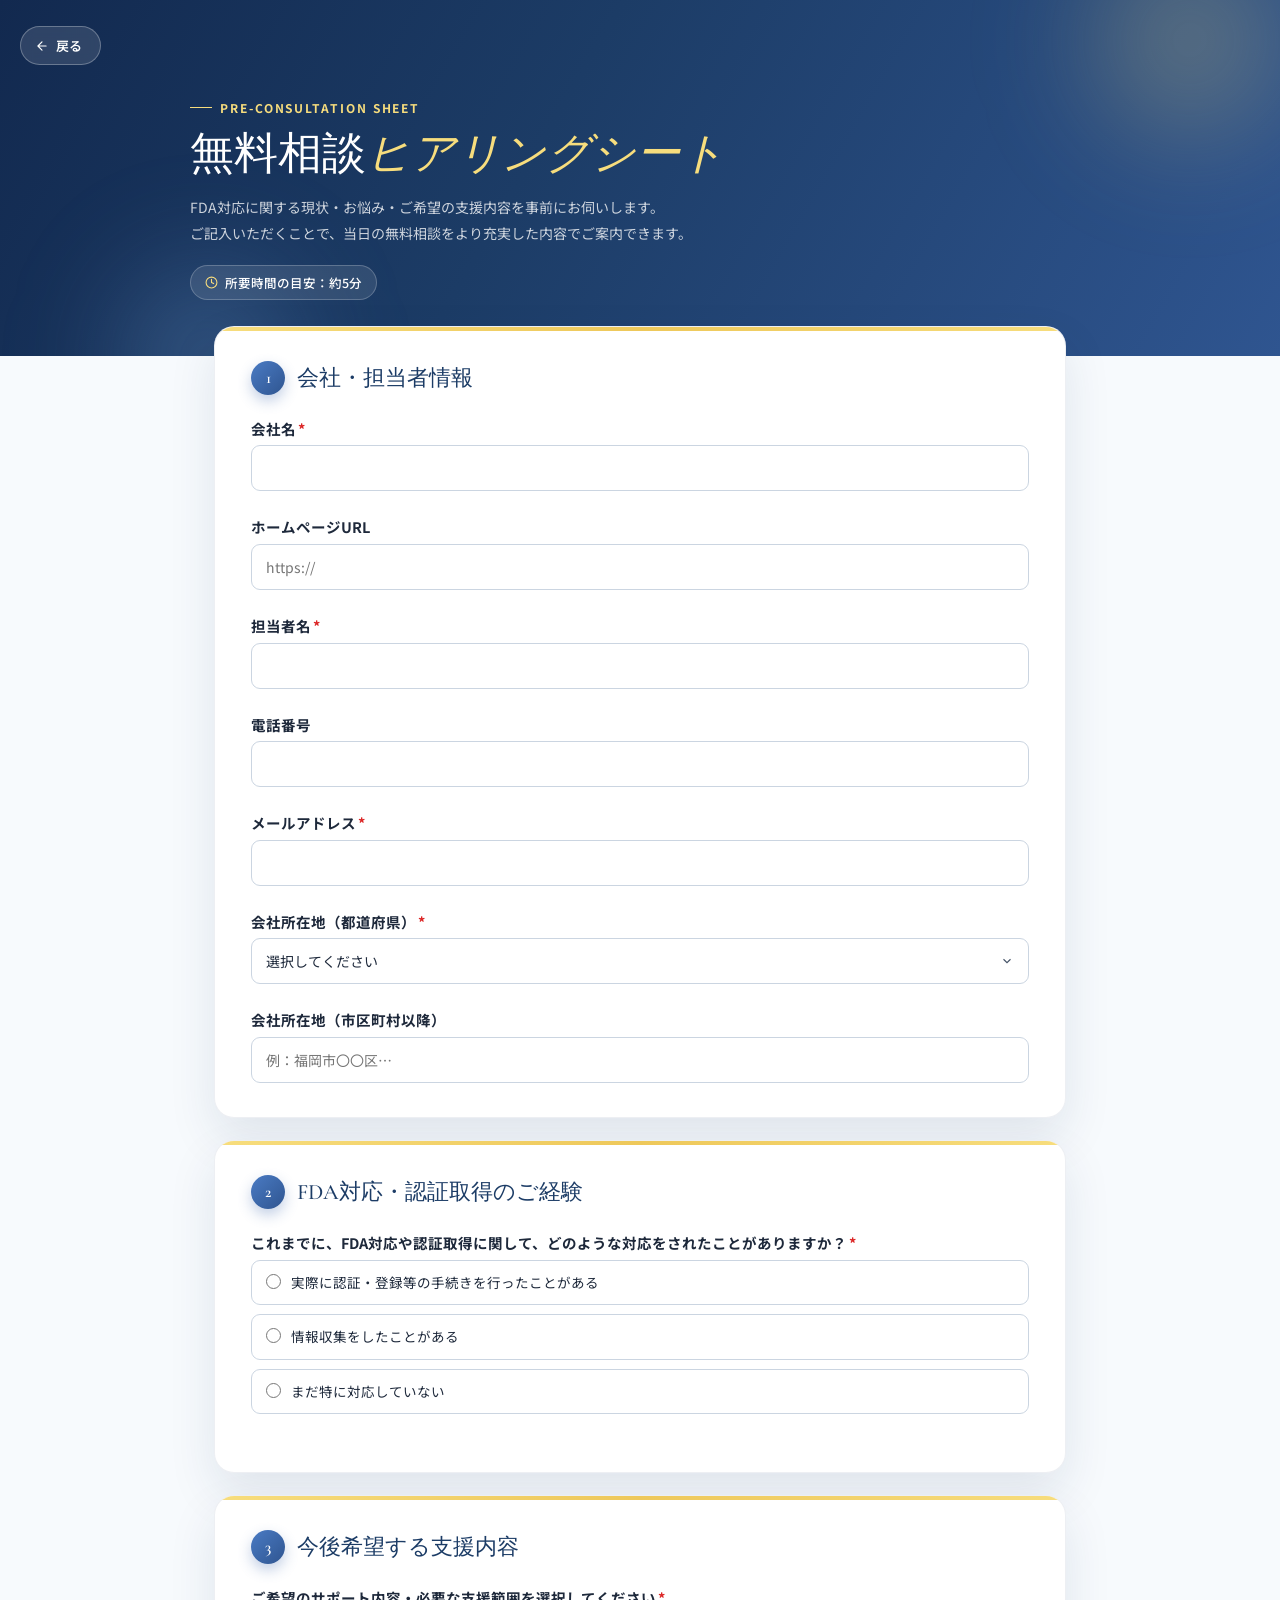
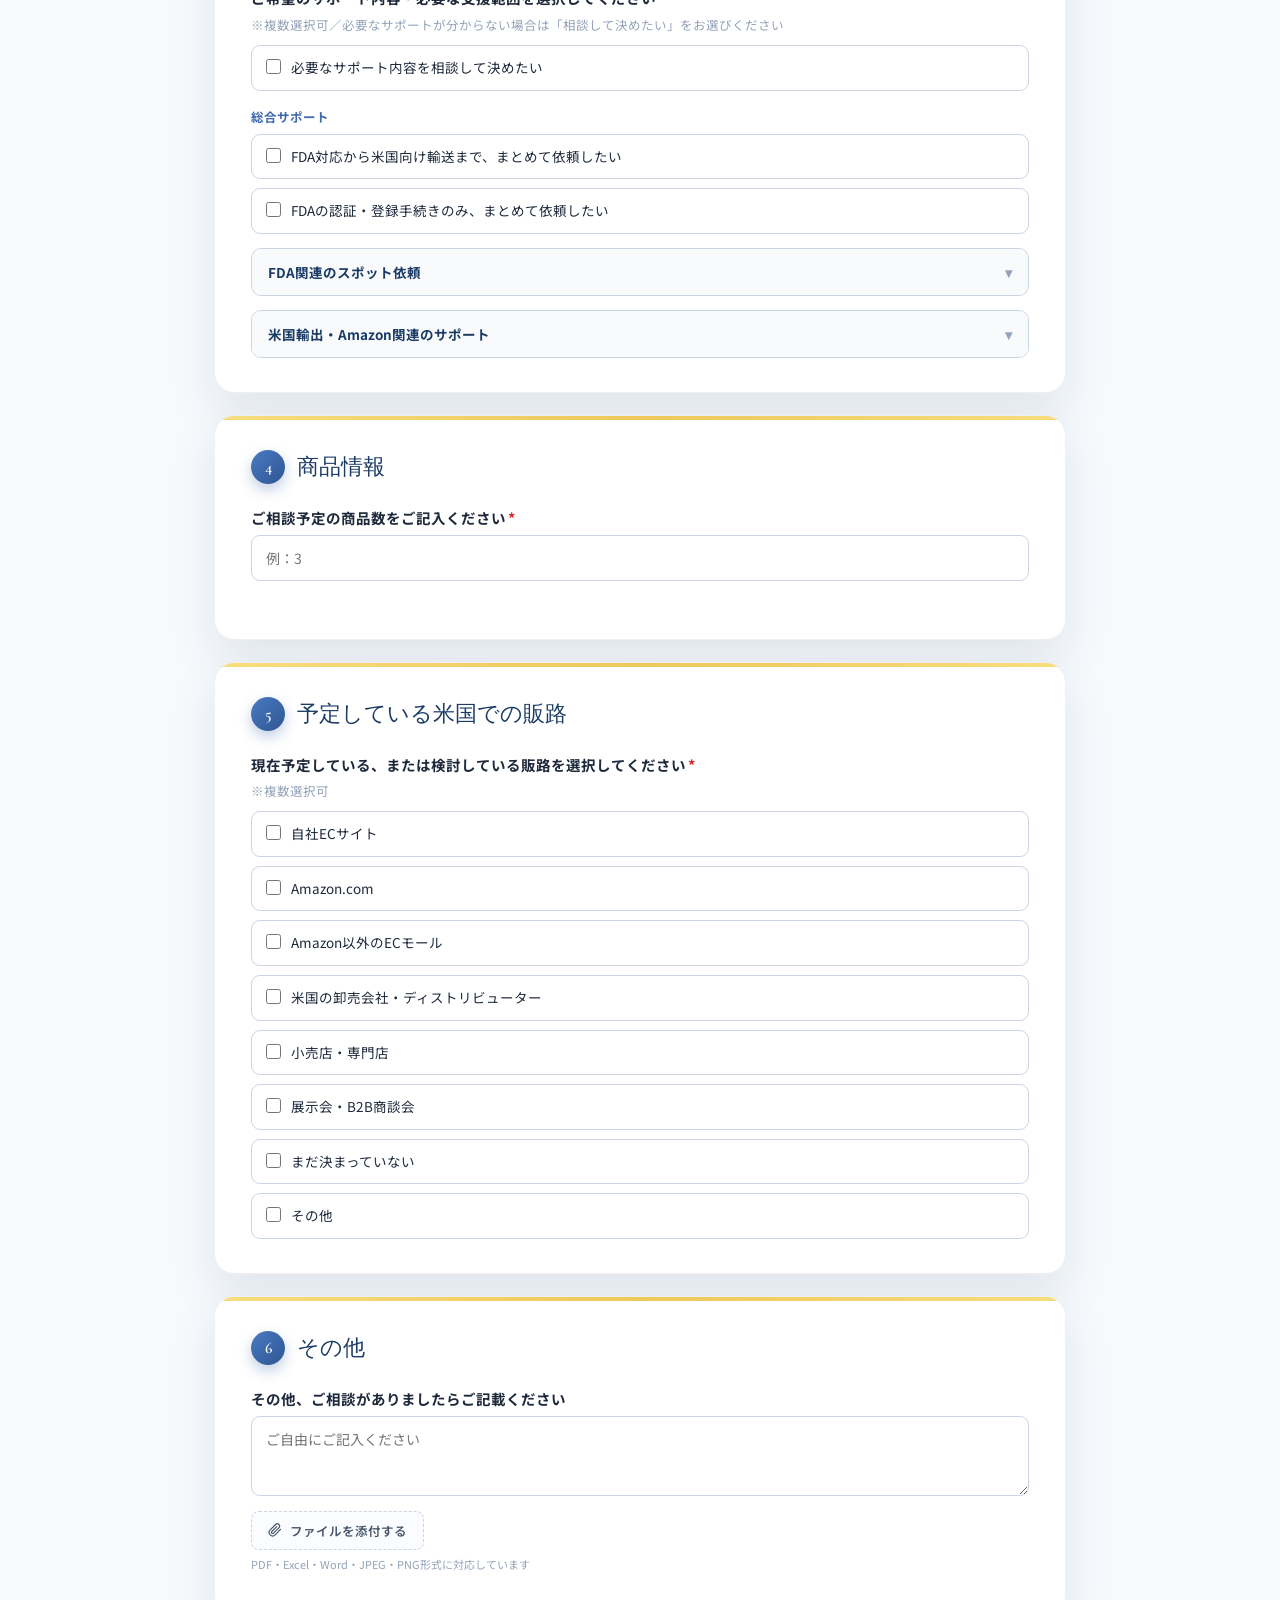
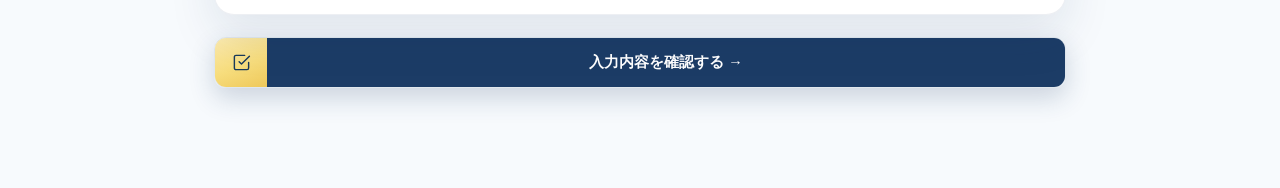
<file: FDA LP/GA4_button_tracking_modified_files/hearing.html>
<!DOCTYPE html>
<html lang="ja">
<head>
<!-- Google tag (gtag.js) -->
<script async src="https://www.googletagmanager.com/gtag/js?id=G-JLD56Z8ZR7"></script>
<script>
  window.dataLayer = window.dataLayer || [];
  function gtag(){dataLayer.push(arguments);}
  gtag('js', new Date());

  gtag('config', 'G-JLD56Z8ZR7');
</script>
<meta charset="UTF-8">
<meta name="viewport" content="width=device-width, initial-scale=1.0">
<title>無料相談ヒアリングシート | FDA Compliance Partner</title>
<meta name="description" content="FDA対応の無料相談をよりスムーズに進めるための事前ヒアリングシートです。所要時間約5分、商品情報や現状のお悩みをご記入いただくだけで、当日の相談内容を充実させられます。">
<meta name="robots" content="noindex,nofollow">
<link rel="icon" href="favicon.ico" sizes="any">
<link rel="icon" href="favicon-32.png" type="image/png" sizes="32x32">
<link rel="icon" href="favicon-16.png" type="image/png" sizes="16x16">
<link rel="apple-touch-icon" href="favicon-180.png">
<link rel="preconnect" href="https://fonts.googleapis.com">
<link href="https://fonts.googleapis.com/css2?family=Cormorant+Garamond:ital,wght@0,300;0,400;0,600;1,300;1,400;1,600&family=Noto+Sans+JP:wght@300;400;500;700&display=swap" rel="stylesheet">
<style>
*,*::before,*::after{margin:0;padding:0;box-sizing:border-box}
html{scroll-behavior:smooth;font-size:17.5px}
:root{
  --navy:#406AAF; --navy2:#427AB5; --navy3:#6a9fd4;
  --blue:#427AB5; --blue2:#eef4fc; --blue3:#d0e2f5;
  --amber:#F7DD7D; --amber2:#FFF8E1;
  --white:#FFFFFF; --light:#F1F5F9;
  --ink:#1E293B; --ink2:#475569; --ink3:#94A3B8;
  --border:#E2E8F0; --border2:#CBD5E1;
  --green:#059669; --greenl:#ECFDF5; --red:#DC2626;
  --r:10px; --r2:6px;
}
body{font-family:'Noto Sans JP',sans-serif;color:var(--ink);background:#f7fafd;-webkit-font-smoothing:antialiased;min-height:100vh}
a{text-decoration:none;color:inherit}
img{max-width:100%;display:block}

@keyframes floatUp{from{opacity:0;transform:translateY(14px)}to{opacity:1;transform:translateY(0)}}
@keyframes blobFloat{0%,100%{transform:translate(0,0) scale(1)}50%{transform:translate(-18px,14px) scale(1.06)}}
@keyframes spin{to{transform:rotate(360deg)}}

/* ── hero ── */
.hs-hero{
  position:relative;overflow:hidden;
  background:linear-gradient(120deg,#12294f 0%,#1c3c66 42%,#2f5590 100%);
  padding:88px 24px 56px;
}
.hs-hero::before,.hs-hero::after{
  content:'';position:absolute;border-radius:50%;filter:blur(50px);pointer-events:none;
}
.hs-hero::before{
  width:300px;height:300px;background:radial-gradient(circle,rgba(247,221,125,.32),transparent 70%);
  top:-110px;right:-60px;animation:blobFloat 9s ease-in-out infinite;
}
.hs-hero::after{
  width:260px;height:260px;background:radial-gradient(circle,rgba(122,169,224,.38),transparent 70%);
  bottom:-130px;left:6%;animation:blobFloat 11s ease-in-out infinite reverse;
}
.hs-back{
  position:absolute;top:26px;left:20px;z-index:10;
  display:inline-flex;align-items:center;gap:7px;font-size:13px;color:#fff;font-weight:600;
  background:rgba(255,255,255,.12);border:1px solid rgba(255,255,255,.28);border-radius:100px;
  padding:9px 18px 9px 14px;backdrop-filter:blur(6px);transition:all .2s;
}
.hs-back svg{width:14px;height:14px;flex-shrink:0;transition:transform .2s;}
.hs-back:hover{background:rgba(255,255,255,.22);border-color:rgba(255,255,255,.45);}
.hs-back:hover svg{transform:translateX(-3px);}
.hs-hero-inner{position:relative;z-index:2;max-width:900px;margin:0 auto;}
.hs-eyebrow{display:inline-flex;align-items:center;gap:8px;font-size:12px;font-weight:700;letter-spacing:.16em;color:var(--amber);margin:0 0 12px;}
.hs-eyebrow::before{content:'';width:22px;height:1px;background:currentColor;}
.hs-title{font-family:'Cormorant Garamond',serif;font-weight:300;font-size:clamp(28px,4vw,44px);color:#fff;line-height:1.2;}
.hs-title em{font-style:italic;color:var(--amber);}
.hs-sub{font-size:14px;color:rgba(255,255,255,.78);margin-top:14px;line-height:1.85;max-width:600px;}
.hs-note{
  display:inline-flex;align-items:center;gap:7px;margin-top:18px;font-size:12.5px;color:#fff;font-weight:500;
  background:rgba(255,255,255,.1);border:1px solid rgba(255,255,255,.22);border-radius:100px;padding:7px 14px;
}
.hs-note svg{width:13px;height:13px;color:var(--amber);flex-shrink:0;}

/* ── layout ── */
.hs-wrap{max-width:900px;margin:-30px auto 100px;padding:0 24px;position:relative;z-index:3;}

.hs-card{
  background:#fff;border:1px solid rgba(28,60,102,.08);border-radius:20px;
  box-shadow:0 20px 48px rgba(20,45,85,.1);
  padding:34px 36px;margin-bottom:22px;position:relative;overflow:hidden;
  animation:floatUp .5s ease both;
}
.hs-card::before{
  content:'';position:absolute;top:0;left:0;right:0;height:4px;
  background:linear-gradient(90deg,#F7DD7D,#EEC85A 50%,#F7DD7D);
}
@media(max-width:640px){.hs-card{padding:24px 20px;}}
.hs-card-head{display:flex;align-items:center;gap:12px;margin-bottom:22px;}
.hs-card-num{
  width:34px;height:34px;border-radius:50%;flex-shrink:0;
  background:linear-gradient(135deg,#4a7bc4,#2f5590);color:#fff;
  display:flex;align-items:center;justify-content:center;
  font-family:'Cormorant Garamond',serif;font-size:16px;font-weight:600;
  box-shadow:0 6px 14px rgba(64,106,175,.32);
}
.hs-card-title{font-family:'Cormorant Garamond',serif;font-size:22px;font-weight:500;color:#1c3c66;}

.hs-q{margin-bottom:24px;}
.hs-q:last-child{margin-bottom:0;}
.hs-q-label{font-size:14.5px;font-weight:700;color:var(--ink);line-height:1.7;margin-bottom:4px;}
.hs-q-label .req{color:var(--red);margin-left:2px;}
.hs-q-hint{font-size:12.5px;color:var(--ink3);line-height:1.6;margin-bottom:10px;}

.hs-input,.hs-textarea,.hs-select{
  width:100%;padding:12px 14px;border:1.5px solid var(--border2);border-radius:9px;
  font-size:14px;font-family:inherit;color:var(--ink);background:#fff;transition:border-color .2s;
}
.hs-input:focus,.hs-textarea:focus,.hs-select:focus{outline:none;border-color:var(--navy);}
.hs-textarea{resize:vertical;min-height:80px;}
.hs-select{appearance:none;background-image:url("data:image/svg+xml,%3Csvg xmlns='http://www.w3.org/2000/svg' width='14' height='14' viewBox='0 0 24 24' fill='none' stroke='%23475569' stroke-width='2'%3E%3Cpath d='M6 9l6 6 6-6'/%3E%3C/svg%3E");background-repeat:no-repeat;background-position:right 14px center;padding-right:36px;}

.hs-check-grid,.hs-radio-grid{display:flex;flex-direction:column;gap:9px;}
.hs-check,.hs-radio{
  display:flex;align-items:flex-start;gap:10px;
  padding:11px 14px;border:1.5px solid var(--border2);border-radius:9px;
  cursor:pointer;transition:all .18s;font-size:13.5px;color:var(--ink);line-height:1.6;
}
.hs-check:hover,.hs-radio:hover{border-color:var(--navy3);background:var(--blue2);}
.hs-check input,.hs-radio input{margin-top:2px;accent-color:var(--navy);flex-shrink:0;width:15px;height:15px;}
.hs-check:has(input:checked),.hs-radio:has(input:checked){
  border-color:var(--navy);background:var(--blue2);font-weight:600;
}

.hs-cond{margin-top:10px;display:none;}
.hs-cond.show{display:block;}

.hs-sub-block{
  margin-top:14px;padding:16px 18px;background:#f8fafc;border-radius:10px;
  border-left:3px solid var(--navy3);display:none;
}
.hs-sub-block.show{display:block;}

/* ── アコーディオン ── */
.hs-accordion{margin-top:14px;border:1.5px solid var(--border2);border-radius:10px;overflow:hidden;}
.hs-accordion-toggle{
  width:100%;display:flex;align-items:center;justify-content:space-between;
  padding:13px 16px;background:#f8fafc;border:none;cursor:pointer;
  font-size:13.5px;font-weight:700;color:#1c3c66;font-family:inherit;text-align:left;
}
.hs-accordion-arrow{transition:transform .2s;color:var(--ink3);flex-shrink:0;}
.hs-accordion.open .hs-accordion-arrow{transform:rotate(180deg);}
.hs-accordion-body{display:none;padding:16px;border-top:1px solid var(--border);}
.hs-accordion.open .hs-accordion-body{display:block;}

/* ── 施設情報の追加行 ── */
.hs-facility-row{display:grid;grid-template-columns:1fr 1.4fr auto;gap:8px;margin-bottom:8px;align-items:start;}
@media(max-width:640px){.hs-facility-row{grid-template-columns:1fr;}}
.hs-facility-remove{
  width:38px;height:38px;flex-shrink:0;border-radius:8px;border:1.5px solid var(--border2);
  background:#fff;color:var(--red);cursor:pointer;font-size:16px;display:flex;align-items:center;justify-content:center;
}
.hs-add-btn{
  margin-top:4px;padding:9px 16px;border:1.5px dashed var(--navy3);border-radius:8px;
  background:var(--blue2);color:var(--navy);font-size:12.5px;font-weight:700;cursor:pointer;font-family:inherit;
}
.hs-add-btn:hover{background:var(--blue3);}

/* ── ファイル添付 ── */
.hs-file-wrap{margin-top:10px;}
.hs-file-label{
  display:inline-flex;align-items:center;gap:8px;padding:9px 16px;
  border:1.5px dashed var(--border2);border-radius:8px;cursor:pointer;
  font-size:12.5px;color:var(--ink2);font-weight:600;background:#fafcff;
}
.hs-file-label:hover{border-color:var(--navy3);background:var(--blue2);}
.hs-file-label input{display:none;}
.hs-file-hint{font-size:11px;color:var(--ink3);margin-top:6px;}
.hs-file-list{margin-top:8px;display:flex;flex-direction:column;gap:6px;}
.hs-file-item{
  display:flex;align-items:center;gap:8px;font-size:12.5px;color:var(--ink2);
  background:var(--greenl);border:1px solid rgba(5,150,105,.2);border-radius:7px;padding:7px 10px;
}
.hs-file-item a{color:var(--green);text-decoration:underline;}
.hs-file-item a:hover{color:#047857;}
.hs-file-item.uploading{background:#f8fafc;border-color:var(--border2);color:var(--ink3);}
.hs-file-item.error{background:#FEF2F2;border-color:rgba(220,38,38,.25);color:#991B1B;}
.hs-file-item .sp{width:12px;height:12px;border:2px solid rgba(64,106,175,.3);border-top-color:var(--navy);border-radius:50%;animation:spin .7s linear infinite;flex-shrink:0;}
.hs-file-item .rm{margin-left:auto;cursor:pointer;color:var(--ink3);font-weight:700;flex-shrink:0;}

/* ── 商品ブロック ── */
.hs-product{
  margin-top:20px;padding:22px 24px;background:#f8fafc;border-radius:14px;
  border:1px solid var(--border);position:relative;
}
@media(max-width:640px){.hs-product{padding:18px 16px;}}
.hs-product-title{
  font-size:14px;font-weight:700;color:#1c3c66;margin-bottom:16px;
  display:flex;align-items:center;gap:8px;
}
.hs-product-title .badge{
  width:24px;height:24px;border-radius:50%;background:linear-gradient(135deg,#4a7bc4,#2f5590);
  color:#fff;font-size:12px;display:flex;align-items:center;justify-content:center;flex-shrink:0;
}
.hs-product-row{margin-bottom:14px;}
.hs-product-row:last-child{margin-bottom:0;}

.hs-support-group-label{font-size:12.5px;font-weight:700;color:var(--navy);margin:16px 0 8px;}
.hs-support-group-label:first-child{margin-top:0;}

.hs-submit{
  width:100%;display:flex;align-items:stretch;border-radius:12px;overflow:hidden;
  border:1.5px solid rgba(28,60,102,.1);box-shadow:0 10px 26px rgba(28,60,102,.2);
  cursor:pointer;background:none;padding:0;margin-top:8px;transition:transform .2s,box-shadow .2s;
}
.hs-submit:hover{transform:translateY(-2px);box-shadow:0 16px 32px rgba(28,60,102,.28);}
.hs-submit:disabled{opacity:.55;cursor:not-allowed;transform:none;}
.hs-submit-icon{
  width:52px;flex-shrink:0;display:flex;align-items:center;justify-content:center;color:#1a3a5a;
  background:linear-gradient(160deg,#FCEBB0,#F7DD7D 55%,#EEC85A);
}
.hs-submit-label{
  flex:1;display:flex;align-items:center;justify-content:center;gap:8px;
  font-size:14.5px;font-weight:700;color:#fff;background:#1c3c66;padding:15px 20px;
}
.hs-submit-note{font-size:11.5px;color:var(--ink3);margin-top:10px;text-align:center;}
.hs-back-btn{
  width:100%;text-align:center;padding:13px;margin-top:12px;border-radius:10px;
  border:1.5px solid var(--border2);background:#fff;color:var(--ink2);font-size:13.5px;font-weight:600;
  cursor:pointer;font-family:inherit;
}
.hs-back-btn:hover{background:var(--light);}

.hs-status{margin-top:16px;padding:14px 16px;border-radius:10px;font-size:13.5px;display:none;}
.hs-status.ok{display:block;background:var(--greenl);color:#065f46;border:1px solid rgba(5,150,105,.25);}
.hs-status.err{display:block;background:#FEF2F2;color:#991B1B;border:1px solid rgba(220,38,38,.25);}

.spinner{
  width:14px;height:14px;border:2px solid rgba(255,255,255,.4);border-top-color:#fff;
  border-radius:50%;display:inline-block;animation:spin .7s linear infinite;margin-right:6px;vertical-align:-2px;
}

/* ── 確認画面 ── */
.hs-review-item{padding:12px 0;border-bottom:1px solid var(--border);}
.hs-review-item:last-child{border-bottom:none;}
.hs-review-label{font-size:12px;font-weight:700;color:var(--navy);margin-bottom:4px;}
.hs-review-value{font-size:13.5px;color:var(--ink);line-height:1.75;white-space:pre-wrap;}
.hs-review-value.empty{color:var(--ink3);}
.hs-review-section-title{font-family:'Cormorant Garamond',serif;font-size:19px;color:#1c3c66;margin:26px 0 6px;}
.hs-review-section-title:first-child{margin-top:0;}

.hs-hidden{display:none !important;}

/* ── モーダル ── */
.hs-modal-overlay{
  position:fixed;inset:0;z-index:1000;
  background:rgba(10,20,40,.55);
  display:flex;align-items:center;justify-content:center;
  padding:24px;
  opacity:0;visibility:hidden;
  transition:opacity .25s ease,visibility .25s ease;
}
.hs-modal-overlay.show{opacity:1;visibility:visible;}
.hs-modal{
  position:relative;
  width:100%;max-width:460px;
  background:#fff;border-radius:20px;
  padding:40px 24px 32px;
  box-shadow:0 30px 70px rgba(10,20,40,.35);
  text-align:center;
  transform:translateY(16px) scale(.98);
  transition:transform .25s ease;
  max-height:88vh;overflow-y:auto;
}
.hs-modal-overlay.show .hs-modal{transform:translateY(0) scale(1);}
.hs-modal-icon{
  width:60px;height:60px;border-radius:50%;margin:0 auto 20px;
  background:var(--greenl);color:var(--green);
  display:flex;align-items:center;justify-content:center;
}
.hs-modal-icon svg{width:28px;height:28px;}
.hs-modal-title{
  font-family:'Cormorant Garamond',serif;font-size:21px;font-weight:600;
  color:#1c3c66;margin-bottom:16px;white-space:nowrap;
}
.hs-modal-text{font-size:13.5px;color:var(--ink2);line-height:1.85;text-align:left;}
.hs-modal-note{
  margin-top:22px;padding:18px 20px;border-radius:12px;
  background:var(--amber2);border:1px solid rgba(217,168,45,.3);
  text-align:left;
}
.hs-modal-note .hs-modal-text{color:#7a5a12;}
.hs-modal-ok{
  margin-top:26px;width:100%;
  background:linear-gradient(135deg,#4a7bc4,#2f5590);color:#fff;
  border:none;border-radius:10px;padding:13px;
  font-size:14px;font-weight:700;cursor:pointer;
  transition:opacity .2s;
}
.hs-modal-ok:hover{opacity:.9;}
</style>
</head>
<body>

<div class="hs-hero">
  <a href="#" class="hs-back" id="hsBack">
    <svg viewBox="0 0 24 24" fill="none" stroke="currentColor" stroke-width="2" stroke-linecap="round" stroke-linejoin="round"><path d="M19 12H5M12 19l-7-7 7-7"/></svg>
    戻る
  </a>
  <div class="hs-hero-inner">
    <div class="hs-eyebrow">PRE-CONSULTATION SHEET</div>
    <h1 class="hs-title">無料相談<em>ヒアリングシート</em></h1>
    <p class="hs-sub">
      FDA対応に関する現状・お悩み・ご希望の支援内容を事前にお伺いします。<br>
      ご記入いただくことで、当日の無料相談をより充実した内容でご案内できます。
    </p>
    <div class="hs-note">
      <svg viewBox="0 0 24 24" fill="none" stroke="currentColor" stroke-width="2" stroke-linecap="round" stroke-linejoin="round"><circle cx="12" cy="12" r="10"/><path d="M12 6v6l4 2"/></svg>
      所要時間の目安：約5分
    </div>
  </div>
</div>

<!-- ══════════ 入力フォーム ══════════ -->
<form class="hs-wrap" id="hearingForm" novalidate>

  <!-- 1. 会社・担当者情報 -->
  <div class="hs-card">
    <div class="hs-card-head"><div class="hs-card-num">1</div><div class="hs-card-title">会社・担当者情報</div></div>

    <div class="hs-q">
      <div class="hs-q-label">会社名<span class="req">*</span></div>
      <input type="text" class="hs-input" id="company">
    </div>
    <div class="hs-q">
      <div class="hs-q-label">ホームページURL</div>
      <input type="url" class="hs-input" id="websiteUrl" placeholder="https://">
    </div>
    <div class="hs-q">
      <div class="hs-q-label">担当者名<span class="req">*</span></div>
      <input type="text" class="hs-input" id="contactName">
    </div>
    <div class="hs-q">
      <div class="hs-q-label">電話番号</div>
      <input type="tel" class="hs-input" id="phone">
    </div>
    <div class="hs-q">
      <div class="hs-q-label">メールアドレス<span class="req">*</span></div>
      <input type="email" class="hs-input" id="email">
    </div>
    <div class="hs-q">
      <div class="hs-q-label">会社所在地（都道府県）<span class="req">*</span></div>
      <select class="hs-select" id="prefecture">
        <option value="">選択してください</option>
        <option value="北海道">北海道</option>
        <option value="青森県">青森県</option>
        <option value="岩手県">岩手県</option>
        <option value="宮城県">宮城県</option>
        <option value="秋田県">秋田県</option>
        <option value="山形県">山形県</option>
        <option value="福島県">福島県</option>
        <option value="茨城県">茨城県</option>
        <option value="栃木県">栃木県</option>
        <option value="群馬県">群馬県</option>
        <option value="埼玉県">埼玉県</option>
        <option value="千葉県">千葉県</option>
        <option value="東京都">東京都</option>
        <option value="神奈川県">神奈川県</option>
        <option value="新潟県">新潟県</option>
        <option value="富山県">富山県</option>
        <option value="石川県">石川県</option>
        <option value="福井県">福井県</option>
        <option value="山梨県">山梨県</option>
        <option value="長野県">長野県</option>
        <option value="岐阜県">岐阜県</option>
        <option value="静岡県">静岡県</option>
        <option value="愛知県">愛知県</option>
        <option value="三重県">三重県</option>
        <option value="滋賀県">滋賀県</option>
        <option value="京都府">京都府</option>
        <option value="大阪府">大阪府</option>
        <option value="兵庫県">兵庫県</option>
        <option value="奈良県">奈良県</option>
        <option value="和歌山県">和歌山県</option>
        <option value="鳥取県">鳥取県</option>
        <option value="島根県">島根県</option>
        <option value="岡山県">岡山県</option>
        <option value="広島県">広島県</option>
        <option value="山口県">山口県</option>
        <option value="徳島県">徳島県</option>
        <option value="香川県">香川県</option>
        <option value="愛媛県">愛媛県</option>
        <option value="高知県">高知県</option>
        <option value="福岡県">福岡県</option>
        <option value="佐賀県">佐賀県</option>
        <option value="長崎県">長崎県</option>
        <option value="熊本県">熊本県</option>
        <option value="大分県">大分県</option>
        <option value="宮崎県">宮崎県</option>
        <option value="鹿児島県">鹿児島県</option>
        <option value="沖縄県">沖縄県</option>
        <option value="海外">海外</option>
      </select>
    </div>
    <div class="hs-q">
      <div class="hs-q-label">会社所在地（市区町村以降）</div>
      <input type="text" class="hs-input" id="addressDetail" placeholder="例：福岡市〇〇区…">
    </div>
  </div>

  <!-- 2. FDA対応・認証取得のご経験 -->
  <div class="hs-card">
    <div class="hs-card-head"><div class="hs-card-num">2</div><div class="hs-card-title">FDA対応・認証取得のご経験</div></div>

    <div class="hs-q">
      <div class="hs-q-label">これまでに、FDA対応や認証取得に関して、どのような対応をされたことがありますか？<span class="req">*</span></div>
      <div class="hs-radio-grid">
        <label class="hs-radio"><input type="radio" name="experience" value="registered">実際に認証・登録等の手続きを行ったことがある</label>
        <label class="hs-radio"><input type="radio" name="experience" value="researched">情報収集をしたことがある</label>
        <label class="hs-radio"><input type="radio" name="experience" value="none">まだ特に対応していない</label>
      </div>
    </div>

    <div class="hs-sub-block hs-cond" data-when="experience=registered">
      <div class="hs-q">
        <div class="hs-q-label">その際、どのように対応されましたか？<span class="req">*</span></div>
        <div class="hs-radio-grid">
          <label class="hs-radio"><input type="radio" name="howHandled" value="self">自社で対応した</label>
          <label class="hs-radio"><input type="radio" name="howHandled" value="outsource">外部の会社や専門家に依頼した</label>
          <label class="hs-radio"><input type="radio" name="howHandled" value="both">自社と外部の会社・専門家の両方で対応した</label>
          <label class="hs-radio"><input type="radio" name="howHandled" value="other">その他</label>
        </div>
        <input type="text" class="hs-input hs-cond" data-when="howHandled=other" id="howHandledOther" placeholder="その他の内容をご記入ください">
      </div>
    </div>

    <div class="hs-sub-block hs-cond" data-when="experience=registered|researched">
      <div class="hs-q">
        <div class="hs-q-label">その後の状況や、現在感じている課題を教えてください<span class="req">*</span></div>
        <div class="hs-q-hint">※複数選択可</div>
        <div class="hs-check-grid">
          <label class="hs-check"><input type="checkbox" name="afterStatus" value="completed">必要な認証・登録等を完了できた</label>
          <label class="hs-check"><input type="checkbox" name="afterStatus" value="failed">課題があり、認証・登録等を完了できなかった</label>
          <label class="hs-check"><input type="checkbox" name="afterStatus" value="complex">情報は集めたが、内容が複雑でよく分からなかった</label>
          <label class="hs-check"><input type="checkbox" name="afterStatus" value="unclear">何から対応すべきか判断できなかった</label>
          <label class="hs-check"><input type="checkbox" name="afterStatus" value="costUnclear">費用や期間が分からず、対応を進められなかった</label>
          <label class="hs-check"><input type="checkbox" name="afterStatus" value="other">その他</label>
        </div>
        <textarea class="hs-textarea hs-cond" data-when="afterStatus_has=failed" id="afterStatusFailedDetail" placeholder="完了できなかった理由や、現在の課題を具体的にご記載ください"></textarea>
        <input type="text" class="hs-input hs-cond" data-when="afterStatus_has=other" id="afterStatusOther" placeholder="その他の内容をご記入ください">
      </div>
    </div>
  </div>

  <!-- 3. 今後希望する支援内容 -->
  <div class="hs-card">
    <div class="hs-card-head"><div class="hs-card-num">3</div><div class="hs-card-title">今後希望する支援内容</div></div>

    <div class="hs-q">
      <div class="hs-q-label">ご希望のサポート内容・必要な支援範囲を選択してください<span class="req">*</span></div>
      <div class="hs-q-hint">※複数選択可／必要なサポートが分からない場合は「相談して決めたい」をお選びください</div>

      <div class="hs-check-grid">
        <label class="hs-check"><input type="checkbox" name="support" value="consult">必要なサポート内容を相談して決めたい</label>
      </div>

      <div class="hs-support-group-label">総合サポート</div>
      <div class="hs-check-grid">
        <label class="hs-check"><input type="checkbox" name="support" value="full_all">FDA対応から米国向け輸送まで、まとめて依頼したい</label>
        <label class="hs-check"><input type="checkbox" name="support" value="full_fda_only">FDAの認証・登録手続きのみ、まとめて依頼したい</label>
      </div>

      <div class="hs-accordion" id="accSpot">
        <button type="button" class="hs-accordion-toggle" data-accordion-toggle>FDA関連のスポット依頼<span class="hs-accordion-arrow">▾</span></button>
        <div class="hs-accordion-body">
          <div class="hs-check-grid">
            <label class="hs-check"><input type="checkbox" name="support" value="spot_ingredient">原材料・成分の調査</label>
            <label class="hs-check"><input type="checkbox" name="support" value="spot_facility_reg">FDA施設登録</label>
            <label class="hs-check"><input type="checkbox" name="support" value="spot_facility_renew">FDA施設登録の更新</label>
            <label class="hs-check"><input type="checkbox" name="support" value="spot_account">FDA関連アカウントの作成</label>
            <label class="hs-check"><input type="checkbox" name="support" value="spot_label">商品ラベルの作成・確認</label>
            <label class="hs-check"><input type="checkbox" name="support" value="spot_nutrition">栄養成分表示の作成</label>
            <label class="hs-check"><input type="checkbox" name="support" value="spot_prior_notice">米国向け事前申告</label>
            <label class="hs-check"><input type="checkbox" name="support" value="spot_prop65">Proposition 65に関する調査</label>
            <label class="hs-check"><input type="checkbox" name="support" value="spot_list_reg">FDA関連リストへの登録・更新</label>
            <label class="hs-check"><input type="checkbox" name="support" value="spot_ongoing">FDA取得・登録後の継続管理</label>
            <label class="hs-check"><input type="checkbox" name="support" value="spot_other">その他のFDA関連サポート</label>
          </div>
          <input type="text" class="hs-input hs-cond" data-when="support_has=spot_other" id="supportSpotOther" placeholder="内容をご記入ください">
        </div>
      </div>

      <div class="hs-accordion" id="accAmz">
        <button type="button" class="hs-accordion-toggle" data-accordion-toggle>米国輸出・Amazon関連のサポート<span class="hs-accordion-arrow">▾</span></button>
        <div class="hs-accordion-body">
          <div class="hs-check-grid">
            <label class="hs-check"><input type="checkbox" name="support" value="amz_shipping">FDA対応完了後の米国向け輸送</label>
            <label class="hs-check"><input type="checkbox" name="support" value="amz_account">米国Amazonアカウントの新規開設から初回出荷まで</label>
            <label class="hs-check"><input type="checkbox" name="support" value="amz_listing">米国Amazonの商品ページ作成</label>
            <label class="hs-check"><input type="checkbox" name="support" value="amz_fba">米国Amazon FBA向け物流代行</label>
            <label class="hs-check"><input type="checkbox" name="support" value="amz_other">その他の米国輸出・Amazon関連サポート</label>
          </div>
          <input type="text" class="hs-input hs-cond" data-when="support_has=amz_other" id="supportAmzOther" placeholder="内容をご記入ください">
        </div>
      </div>
    </div>
  </div>

  <!-- 4. 商品情報 -->
  <div class="hs-card">
    <div class="hs-card-head"><div class="hs-card-num">4</div><div class="hs-card-title">商品情報</div></div>

    <div class="hs-q">
      <div class="hs-q-label">ご相談予定の商品数をご記入ください<span class="req">*</span></div>
      <input type="number" class="hs-input" id="productCount" min="1" placeholder="例：3">
    </div>

    <div id="productsContainer"></div>
  </div>

  <!-- 5. 予定している米国での販路 -->
  <div class="hs-card">
    <div class="hs-card-head"><div class="hs-card-num">5</div><div class="hs-card-title">予定している米国での販路</div></div>

    <div class="hs-q">
      <div class="hs-q-label">現在予定している、または検討している販路を選択してください<span class="req">*</span></div>
      <div class="hs-q-hint">※複数選択可</div>
      <div class="hs-check-grid">
        <label class="hs-check"><input type="checkbox" name="channels" value="own_ec">自社ECサイト</label>
        <label class="hs-check"><input type="checkbox" name="channels" value="amazon">Amazon.com</label>
        <label class="hs-check"><input type="checkbox" name="channels" value="other_ec">Amazon以外のECモール</label>
        <label class="hs-check"><input type="checkbox" name="channels" value="wholesale">米国の卸売会社・ディストリビューター</label>
        <label class="hs-check"><input type="checkbox" name="channels" value="retail">小売店・専門店</label>
        <label class="hs-check"><input type="checkbox" name="channels" value="expo">展示会・B2B商談会</label>
        <label class="hs-check"><input type="checkbox" name="channels" value="undecided">まだ決まっていない</label>
        <label class="hs-check"><input type="checkbox" name="channels" value="other">その他</label>
      </div>
      <input type="text" class="hs-input hs-cond" data-when="channels_has=other_ec" id="otherEcName" placeholder="検討しているECモール名をご記入ください">
      <input type="text" class="hs-input hs-cond" data-when="channels_has=other" id="otherChannelName" placeholder="検討している販路をご記入ください">
    </div>
  </div>

  <!-- 6. その他 -->
  <div class="hs-card">
    <div class="hs-card-head"><div class="hs-card-num">6</div><div class="hs-card-title">その他</div></div>
    <div class="hs-q">
      <div class="hs-q-label">その他、ご相談がありましたらご記載ください</div>
      <textarea class="hs-textarea" id="otherNotes" placeholder="ご自由にご記入ください"></textarea>
      <div class="hs-file-wrap">
        <label class="hs-file-label">
          <svg width="14" height="14" viewBox="0 0 24 24" fill="none" stroke="currentColor" stroke-width="2" stroke-linecap="round" stroke-linejoin="round"><path d="M21.44 11.05l-9.19 9.19a6 6 0 01-8.49-8.49l9.19-9.19a4 4 0 015.66 5.66l-9.2 9.19a2 2 0 01-2.83-2.83l8.49-8.48"/></svg>
          ファイルを添付する
          <input type="file" multiple accept=".pdf,.xlsx,.xls,.doc,.docx,.jpg,.jpeg,.png" data-file-target="otherFiles">
        </label>
        <div class="hs-file-hint">PDF・Excel・Word・JPEG・PNG形式に対応しています</div>
        <div class="hs-file-list" data-file-list="otherFiles"></div>
      </div>
    </div>
  </div>

  <button type="button" class="hs-submit" id="toReviewBtn">
    <span class="hs-submit-icon">
      <svg width="19" height="19" viewBox="0 0 24 24" fill="none" stroke="currentColor" stroke-width="1.8" stroke-linecap="round" stroke-linejoin="round"><path d="M9 11l3 3L22 4"/><path d="M21 12v7a2 2 0 01-2 2H5a2 2 0 01-2-2V5a2 2 0 012-2h11"/></svg>
    </span>
    <span class="hs-submit-label" id="toReviewLabel">入力内容を確認する →</span>
  </button>
  <div class="hs-status" id="hsFormStatus"></div>
</form>

<!-- ══════════ 確認画面 ══════════ -->
<div class="hs-wrap hs-hidden" id="reviewWrap">
  <div class="hs-card">
    <div class="hs-card-head"><div class="hs-card-num">✓</div><div class="hs-card-title">入力内容のご確認</div></div>
    <p style="font-size:13px;color:var(--ink2);margin-bottom:8px;">以下の内容でよろしければ「この内容で送信する」を押してください。修正する場合は「編集に戻る」から内容を変更できます。</p>
    <div id="reviewContent"></div>
  </div>

  <button type="button" class="hs-submit" id="finalSubmitBtn" data-ga-event="click_hearing_submit">
    <span class="hs-submit-icon">
      <svg width="19" height="19" viewBox="0 0 24 24" fill="none" stroke="currentColor" stroke-width="1.8" stroke-linecap="round" stroke-linejoin="round"><path d="M22 2 11 13"/><path d="M22 2 15 22l-4-9-9-4 20-7z"/></svg>
    </span>
    <span class="hs-submit-label" id="finalSubmitLabel">この内容で送信する →</span>
  </button>
  <button type="button" class="hs-back-btn" id="backToFormBtn">← 編集に戻る</button>
  <div class="hs-status" id="hsReviewStatus"></div>
</div>

<!-- ══════════ 完了ポップアップ ══════════ -->
<div class="hs-modal-overlay" id="hsModalOverlay">
  <div class="hs-modal">
    <div class="hs-modal-icon">
      <svg viewBox="0 0 24 24" fill="none" stroke="currentColor" stroke-width="2" stroke-linecap="round" stroke-linejoin="round"><path d="M20 6 9 17l-5-5"/></svg>
    </div>
    <h2 class="hs-modal-title">ヒアリングシートを受け付けました</h2>
    <p class="hs-modal-text">
      ヒアリングシートのご記入ありがとうございます。<br>
      お申込み時のメールアドレスに、当日のオンラインミーティングのURLをお送りいたしましたので、当日はこちらよりご参加ください。
    </p>
    <div class="hs-modal-note">
      <p class="hs-modal-text">
        ※ヒアリングシートは編集可能です。内容に変更がある場合は、再度ご入力のうえ送信ボタンを押してください。<br>
        ミーティング1日前までにご変更をお願いいたします。
      </p>
    </div>
    <button type="button" class="hs-modal-ok" id="hsModalOk">閉じる</button>
  </div>
</div>

<script>
const ENDPOINT_URL = "https://script.google.com/macros/s/AKfycbwau_lwj4MkLXnOggRytybZakDdxMorJh_TYvT0owcW1waKuyxqMet7F1JjLXYsrmy6/exec";
const MAX_PRODUCTS = 20; // 「6商品以上」の実質的な上限（安全のための上限）

const params = new URLSearchParams(location.search);
const submissionId = params.get('id') || '';

const form = document.getElementById('hearingForm');
const statusBox = document.getElementById('hsFormStatus');
const reviewStatusBox = document.getElementById('hsReviewStatus');

/* 「戻る」リンク：予約完了メールの前のページに戻す */
document.getElementById('hsBack').addEventListener('click', (e) => {
  e.preventDefault();
  if(document.referrer) history.back(); else location.href = 'index.html';
});

/* ===== ファイルアップロード管理 ===== */
// key -> [{name, url}]
const uploadedFiles = {};

function initFileInputs(root){
  root.querySelectorAll('[data-file-target]').forEach(input => {
    if(input.dataset.bound) return;
    input.dataset.bound = '1';
    const key = input.dataset.fileTarget;
    if(!uploadedFiles[key]) uploadedFiles[key] = [];
    input.addEventListener('change', () => handleFileSelect(input, key));
  });
}

async function handleFileSelect(input, key){
  const files = Array.from(input.files || []);
  input.value = '';
  const listEl = document.querySelector(`[data-file-list="${key}"]`);
  if(!listEl) return;

  for(const file of files){
    const item = document.createElement('div');
    item.className = 'hs-file-item uploading';
    item.innerHTML = `<span class="sp"></span><span>${escapeHtml(file.name)} をアップロード中…</span>`;
    listEl.appendChild(item);

    try{
      const base64 = await fileToBase64(file);
      const res = await fetch(ENDPOINT_URL, {
        method: 'POST',
        headers: { 'Content-Type': 'text/plain;charset=utf-8' },
        body: JSON.stringify({ formType: 'fileUpload', fileName: file.name, mimeType: file.type, base64: base64, company: val('company') })
      });
      const json = await res.json();
      if(json && json.result === 'success'){
        uploadedFiles[key].push({ name: file.name, url: json.url });
        item.className = 'hs-file-item';
        item.innerHTML = `<span>✓ <a href="${escapeHtml(json.url)}" target="_blank" rel="noopener">${escapeHtml(file.name)}</a></span><span class="rm" data-remove-file>×</span>`;
        item.querySelector('[data-remove-file]').addEventListener('click', () => {
          uploadedFiles[key] = uploadedFiles[key].filter(f => f.url !== json.url);
          item.remove();
        });
      } else {
        item.className = 'hs-file-item error';
        item.textContent = `✕ ${file.name}：${(json && json.error) || 'アップロードに失敗しました'}`;
      }
    }catch(err){
      item.className = 'hs-file-item error';
      item.textContent = `✕ ${file.name}：アップロードに失敗しました`;
    }
  }
}

function fileToBase64(file){
  return new Promise((resolve, reject) => {
    const reader = new FileReader();
    reader.onload = () => resolve(String(reader.result).split(',')[1] || '');
    reader.onerror = reject;
    reader.readAsDataURL(file);
  });
}

function escapeHtml(s){
  return String(s).replace(/[&<>"']/g, c => ({'&':'&amp;','<':'&lt;','>':'&gt;','"':'&quot;',"'":'&#39;'}[c]));
}

/* ===== 条件分岐（data-when）===== */
function evaluateConditions(){
  document.querySelectorAll('[data-when]').forEach(el => {
    const cond = el.dataset.when;
    const eqIdx = cond.indexOf('=');
    const key = cond.substring(0, eqIdx);
    const values = cond.substring(eqIdx + 1).split('|');
    let match = false;

    if(key.endsWith('_has')){
      const name = key.replace('_has', '');
      const checked = Array.from(form.querySelectorAll(`[name="${name}"]:checked`)).map(i => i.value);
      match = values.some(v => checked.includes(v));
    } else {
      const radio = form.querySelector(`[name="${key}"]:checked`);
      const selectEl = document.getElementById(key);
      const currentVal = radio ? radio.value : (selectEl ? selectEl.value : '');
      match = values.includes(currentVal);
    }
    el.classList.toggle('show', match);
  });
}
form.addEventListener('change', evaluateConditions);
document.getElementById('productCount').addEventListener('change', evaluateConditions);

/* ===== アコーディオン ===== */
document.querySelectorAll('[data-accordion-toggle]').forEach(btn => {
  btn.addEventListener('click', () => {
    btn.closest('.hs-accordion').classList.toggle('open');
  });
});

/* ===== 商品ブロックの動的生成 ===== */
const productsContainer = document.getElementById('productsContainer');
let currentProductCount = 0;

function getProductCountValue(){
  const n = parseInt(document.getElementById('productCount').value, 10);
  return (n && n > 0) ? Math.min(n, MAX_PRODUCTS) : 0;
}

function buildProductBlock(index){
  const n = index + 1;
  const wrap = document.createElement('div');
  wrap.className = 'hs-product';
  wrap.dataset.productIndex = index;
  wrap.innerHTML = `
    <div class="hs-product-title"><span class="badge">${n}</span>商品${n}</div>

    <div class="hs-product-row">
      <div class="hs-q-label">商品名<span class="req">*</span></div>
      <input type="text" class="hs-input" data-field="name">
    </div>

    <div class="hs-product-row">
      <div class="hs-q-label">商品URL<span class="req">*</span></div>
      <div class="hs-q-hint">商品ページがない場合は、商品資料や商品情報を確認できるURLをご記載ください。URLが無い場合は「なし」とご記載ください。</div>
      <input type="text" class="hs-input" data-field="url">
    </div>

    <div class="hs-product-row">
      <div class="hs-q-label">商品カテゴリ<span class="req">*</span></div>
      <select class="hs-select" data-field="category">
        <option value="">選択してください</option>
        <option value="食品">食品</option>
        <option value="飲料">飲料</option>
        <option value="化粧品">化粧品</option>
        <option value="サプリメント">サプリメント</option>
        <option value="ペット用品">ペット用品</option>
        <option value="雑貨">雑貨</option>
        <option value="その他">その他</option>
      </select>
      <input type="text" class="hs-input hs-cond" data-field="categoryOther" data-product-when="category=その他" placeholder="具体的なカテゴリをご記入ください">
    </div>

    <div class="hs-product-row">
      <div class="hs-q-label">商品の用途・対象<span class="req">*</span></div>
      <div class="hs-q-hint">例：業務用抹茶、毛髪の洗浄・保湿用シャンプーなど</div>
      <input type="text" class="hs-input" data-field="usage">
    </div>

    <div class="hs-product-row">
      <div class="hs-q-label">原材料・成分</div>
      <div class="hs-q-hint">食品、飲料、化粧品、サプリメント、薬品等の場合は、使用しているすべての原材料・成分をご記載ください。成分表や原材料資料がある場合はファイルを添付してください。</div>
      <textarea class="hs-textarea" data-field="ingredients"></textarea>
      <div class="hs-file-wrap">
        <label class="hs-file-label">
          <svg width="14" height="14" viewBox="0 0 24 24" fill="none" stroke="currentColor" stroke-width="2" stroke-linecap="round" stroke-linejoin="round"><path d="M21.44 11.05l-9.19 9.19a6 6 0 01-8.49-8.49l9.19-9.19a4 4 0 015.66 5.66l-9.2 9.19a2 2 0 01-2.83-2.83l8.49-8.48"/></svg>
          ファイルを添付する
          <input type="file" multiple accept=".pdf,.xlsx,.xls,.doc,.docx,.jpg,.jpeg,.png" data-file-target="product_${index}_ingredientsFiles">
        </label>
        <div class="hs-file-hint">PDF・Excel・Word・JPEG・PNG形式に対応しています</div>
        <div class="hs-file-list" data-file-list="product_${index}_ingredientsFiles"></div>
      </div>
    </div>

    <div class="hs-product-row">
      <div class="hs-q-label">1商品あたりの包装仕様<span class="req">*</span></div>
      <div class="hs-q-hint">例：外箱サイズ、商品サイズ、内容量、重量、入り数、容器の種類など</div>
      <textarea class="hs-textarea" data-field="packaging"></textarea>
    </div>

    <div class="hs-product-row">
      <div class="hs-q-label">賞味期限・消費期限<span class="req">*</span></div>
      <div class="hs-q-hint">例：製造日から1年間、製造日から24か月、賞味期限なしなど</div>
      <input type="text" class="hs-input" data-field="expiry">
    </div>

    <div class="hs-product-row">
      <div class="hs-q-label">製造・加工・包装・保管を行う施設情報<span class="req">*</span></div>
      <div class="hs-q-hint">該当する業務区分を選択し、その業務を行う会社名・施設名をご記入ください。複数ある場合は行を追加してください。</div>
      <div data-facility-list></div>
      <button type="button" class="hs-add-btn" data-add-facility>＋ 施設情報を追加</button>
    </div>

    <div class="hs-product-row">
      <div class="hs-q-label">温度管理の必要性<span class="req">*</span></div>
      <div class="hs-radio-grid">
        <label class="hs-radio"><input type="radio" name="temperature_${index}" value="ambient">常温で保管・輸送可能</label>
        <label class="hs-radio"><input type="radio" name="temperature_${index}" value="chilled">冷蔵管理が必要</label>
        <label class="hs-radio"><input type="radio" name="temperature_${index}" value="frozen">冷凍管理が必要</label>
        <label class="hs-radio"><input type="radio" name="temperature_${index}" value="other">その他の温度条件がある</label>
        <label class="hs-radio"><input type="radio" name="temperature_${index}" value="unknown">不明</label>
      </div>
      <input type="text" class="hs-input hs-cond" data-field="temperatureDetail" data-product-when="temperature_${index}=chilled|frozen|other" placeholder="例：10℃以下での冷蔵保管、マイナス18℃以下での冷凍保管など">
    </div>
  `;

  // カテゴリ・温度の条件分岐（商品ブロック内は独自name空間なので専用ロジックで処理）
  wrap.querySelectorAll('[data-product-when]').forEach(el => {
    const cond = el.dataset.productWhen;
    const eqIdx = cond.indexOf('=');
    const fieldKey = cond.substring(0, eqIdx);
    const values = cond.substring(eqIdx + 1).split('|');
    const evalFn = () => {
      let currentVal = '';
      const radio = wrap.querySelector(`[name="${fieldKey}"]:checked`);
      if(radio){
        currentVal = radio.value;
      } else {
        const bySel = wrap.querySelector(`select[data-field="${fieldKey}"]`);
        if(bySel) currentVal = bySel.value;
      }
      el.classList.toggle('show', values.includes(currentVal));
    };
    wrap.addEventListener('change', evalFn);
  });

  // 施設情報の追加
  const facilityList = wrap.querySelector('[data-facility-list]');
  wrap.querySelector('[data-add-facility]').addEventListener('click', () => addFacilityRow(facilityList));
  addFacilityRow(facilityList); // 最初は1行表示

  initFileInputs(wrap);
  return wrap;
}

function addFacilityRow(listEl){
  const row = document.createElement('div');
  row.className = 'hs-facility-row';
  row.innerHTML = `
    <select class="hs-select" data-facility-type>
      <option value="">業務区分を選択</option>
      <option value="製造">製造</option>
      <option value="加工">加工</option>
      <option value="包装">包装</option>
      <option value="保管">保管</option>
      <option value="充填">充填</option>
    </select>
    <input type="text" class="hs-input" data-facility-name placeholder="会社名・施設名">
    <button type="button" class="hs-facility-remove" data-remove-facility aria-label="削除">×</button>
  `;
  row.querySelector('[data-remove-facility]').addEventListener('click', () => {
    if(listEl.children.length > 1) row.remove();
  });
  listEl.appendChild(row);
}

function renderProducts(){
  const count = getProductCountValue();
  if(count === currentProductCount) return;

  if(count > currentProductCount){
    for(let i = currentProductCount; i < count; i++){
      productsContainer.appendChild(buildProductBlock(i));
    }
  } else {
    while(productsContainer.children.length > count){
      const last = productsContainer.lastElementChild;
      const idx = last.dataset.productIndex;
      delete uploadedFiles[`product_${idx}_ingredientsFiles`];
      productsContainer.removeChild(last);
    }
  }
  currentProductCount = count;
}
document.getElementById('productCount').addEventListener('input', renderProducts);

/* ===== フォーム値の収集 ===== */
function getCheckedValues(name, root){
  return Array.from((root || document).querySelectorAll(`[name="${name}"]:checked`)).map(i => i.value);
}
function getRadioValue(name, root){
  const el = (root || document).querySelector(`[name="${name}"]:checked`);
  return el ? el.value : '';
}
function val(id){
  const el = document.getElementById(id);
  return el ? el.value.trim() : '';
}

function collectFormData(){
  const products = [];
  productsContainer.querySelectorAll('.hs-product').forEach((block, index) => {
    const facilities = [];
    block.querySelectorAll('[data-facility-list] > .hs-facility-row').forEach(row => {
      const type = row.querySelector('[data-facility-type]').value;
      const name = row.querySelector('[data-facility-name]').value.trim();
      if(type || name) facilities.push({ type, name });
    });
    products.push({
      name: block.querySelector('[data-field="name"]').value.trim(),
      url: block.querySelector('[data-field="url"]').value.trim(),
      category: block.querySelector('[data-field="category"]').value,
      categoryOther: block.querySelector('[data-field="categoryOther"]').value.trim(),
      usage: block.querySelector('[data-field="usage"]').value.trim(),
      ingredients: block.querySelector('[data-field="ingredients"]').value.trim(),
      ingredientsFiles: uploadedFiles[`product_${index}_ingredientsFiles`] || [],
      packaging: block.querySelector('[data-field="packaging"]').value.trim(),
      expiry: block.querySelector('[data-field="expiry"]').value.trim(),
      facilities: facilities,
      temperature: getRadioValue(`temperature_${index}`, block),
      temperatureDetail: block.querySelector('[data-field="temperatureDetail"]').value.trim()
    });
  });

  return {
    formType: 'hearing',
    submissionId: submissionId,
    company: val('company'),
    websiteUrl: val('websiteUrl'),
    contactName: val('contactName'),
    phone: val('phone'),
    email: val('email'),
    prefecture: val('prefecture'),
    addressDetail: val('addressDetail'),
    experience: getRadioValue('experience'),
    howHandled: getRadioValue('howHandled'),
    howHandledOther: val('howHandledOther'),
    afterStatus: getCheckedValues('afterStatus'),
    afterStatusFailedDetail: val('afterStatusFailedDetail'),
    afterStatusOther: val('afterStatusOther'),
    support: getCheckedValues('support'),
    supportSpotOther: val('supportSpotOther'),
    supportAmzOther: val('supportAmzOther'),
    productCount: document.getElementById('productCount').value,
    products: products,
    channels: getCheckedValues('channels'),
    otherEcName: val('otherEcName'),
    otherChannelName: val('otherChannelName'),
    otherNotes: val('otherNotes'),
    otherFiles: uploadedFiles['otherFiles'] || [],
    page: location.href,
    submittedAt: new Date().toISOString()
  };
}

/* ===== 入力チェック ===== */
function validateForm(){
  const errors = [];
  if(!val('company')) errors.push('会社名');
  if(!val('contactName')) errors.push('担当者名');
  if(!val('email')) errors.push('メールアドレス');
  if(!val('prefecture')) errors.push('会社所在地（都道府県）');
  if(!getRadioValue('experience')) errors.push('FDA対応・認証取得のご経験');

  const exp = getRadioValue('experience');
  if(exp === 'registered' && !getRadioValue('howHandled')) errors.push('その際の対応方法');
  if((exp === 'registered' || exp === 'researched') && getCheckedValues('afterStatus').length === 0) errors.push('その後の状況・課題');

  if(getCheckedValues('support').length === 0) errors.push('ご希望のサポート内容');

  if(!document.getElementById('productCount').value) errors.push('ご相談予定の商品数');

  let productError = false;
  productsContainer.querySelectorAll('.hs-product').forEach((block, index) => {
    const req = ['name','url','category','usage','packaging','expiry'];
    req.forEach(f => {
      const el = block.querySelector(`[data-field="${f}"]`);
      if(el && !el.value.trim()) productError = true;
    });
    if(!getRadioValue(`temperature_${index}`, block)) productError = true;
    const facilityRows = block.querySelectorAll('[data-facility-list] > .hs-facility-row');
    const hasFacility = Array.from(facilityRows).some(r => r.querySelector('[data-facility-name]').value.trim());
    if(!hasFacility) productError = true;
  });
  if(productError) errors.push('商品情報の必須項目（各商品ごと）');

  if(getCheckedValues('channels').length === 0) errors.push('予定している米国での販路');

  return errors;
}

/* ===== 確認画面 ===== */
const reviewWrap = document.getElementById('reviewWrap');
const reviewContent = document.getElementById('reviewContent');

function reviewRow(label, value){
  const isEmpty = !value;
  return `<div class="hs-review-item"><div class="hs-review-label">${escapeHtml(label)}</div><div class="hs-review-value${isEmpty ? ' empty' : ''}">${escapeHtml(value || '未回答')}</div></div>`;
}

const experienceLabelMap = { registered: '実際に認証・登録等の手続きを行ったことがある', researched: '情報収集をしたことがある', none: 'まだ特に対応していない' };
const howHandledLabelMap = { self: '自社で対応した', outsource: '外部の会社や専門家に依頼した', both: '自社と外部の会社・専門家の両方で対応した', other: 'その他' };
const afterStatusLabelMap = { completed: '必要な認証・登録等を完了できた', failed: '課題があり、認証・登録等を完了できなかった', complex: '情報は集めたが、内容が複雑でよく分からなかった', unclear: '何から対応すべきか判断できなかった', costUnclear: '費用や期間が分からず、対応を進められなかった', other: 'その他' };
const supportLabelMap = { consult: '必要なサポート内容を相談して決めたい', full_all: 'FDA対応から米国向け輸送まで、まとめて依頼したい', full_fda_only: 'FDAの認証・登録手続きのみ、まとめて依頼したい', spot_ingredient: '原材料・成分の調査', spot_facility_reg: 'FDA施設登録', spot_facility_renew: 'FDA施設登録の更新', spot_account: 'FDA関連アカウントの作成', spot_label: '商品ラベルの作成・確認', spot_nutrition: '栄養成分表示の作成', spot_prior_notice: '米国向け事前申告', spot_prop65: 'Proposition 65に関する調査', spot_list_reg: 'FDA関連リストへの登録・更新', spot_ongoing: 'FDA取得・登録後の継続管理', spot_other: 'その他のFDA関連サポート', amz_shipping: 'FDA対応完了後の米国向け輸送', amz_account: '米国Amazonアカウントの新規開設から初回出荷まで', amz_listing: '米国Amazonの商品ページ作成', amz_fba: '米国Amazon FBA向け物流代行', amz_other: 'その他の米国輸出・Amazon関連サポート' };
const channelLabelMap = { own_ec: '自社ECサイト', amazon: 'Amazon.com', other_ec: 'Amazon以外のECモール', wholesale: '米国の卸売会社・ディストリビューター', retail: '小売店・専門店', expo: '展示会・B2B商談会', undecided: 'まだ決まっていない', other: 'その他' };
const temperatureLabelMap = { ambient: '常温で保管・輸送可能', chilled: '冷蔵管理が必要', frozen: '冷凍管理が必要', other: 'その他の温度条件がある', unknown: '不明' };

function buildReview(data){
  let html = '';

  html += `<div class="hs-review-section-title">1. 会社・担当者情報</div>`;
  html += reviewRow('会社名', data.company);
  html += reviewRow('ホームページURL', data.websiteUrl);
  html += reviewRow('担当者名', data.contactName);
  html += reviewRow('電話番号', data.phone);
  html += reviewRow('メールアドレス', data.email);
  html += reviewRow('会社所在地', [data.prefecture, data.addressDetail].filter(Boolean).join(' '));

  html += `<div class="hs-review-section-title">2. FDA対応・認証取得のご経験</div>`;
  html += reviewRow('これまでの対応', experienceLabelMap[data.experience] || '');
  if(data.experience === 'registered'){
    html += reviewRow('対応方法', (howHandledLabelMap[data.howHandled] || '') + (data.howHandledOther ? '（' + data.howHandledOther + '）' : ''));
  }
  if(data.experience === 'registered' || data.experience === 'researched'){
    const labels = data.afterStatus.map(v => afterStatusLabelMap[v] || v).join(' / ');
    let extra = '';
    if(data.afterStatusFailedDetail) extra += '\n課題の詳細：' + data.afterStatusFailedDetail;
    if(data.afterStatusOther) extra += '\nその他：' + data.afterStatusOther;
    html += reviewRow('その後の状況・課題', labels + extra);
  }

  html += `<div class="hs-review-section-title">3. 今後希望する支援内容</div>`;
  let supportText = data.support.map(v => supportLabelMap[v] || v).join(' / ');
  if(data.supportSpotOther) supportText += '\nFDA関連その他：' + data.supportSpotOther;
  if(data.supportAmzOther) supportText += '\nAmazon関連その他：' + data.supportAmzOther;
  html += reviewRow('サポート内容', supportText);

  html += `<div class="hs-review-section-title">4. 商品情報</div>`;
  html += reviewRow('商品数', data.productCount ? (data.productCount + '商品') : '');
  data.products.forEach((p, i) => {
    const facilitiesText = p.facilities.map(f => f.type + '：' + f.name).join(' / ');
    const filesText = p.ingredientsFiles.map(f => f.name).join(' / ');
    let block = '商品名：' + p.name + '\n';
    block += 'URL：' + p.url + '\n';
    block += 'カテゴリ：' + (p.category === 'その他' ? p.categoryOther : p.category) + '\n';
    block += '用途・対象：' + p.usage + '\n';
    if(p.ingredients) block += '原材料・成分：' + p.ingredients + '\n';
    if(filesText) block += '添付ファイル：' + filesText + '\n';
    block += '包装仕様：' + p.packaging + '\n';
    block += '賞味期限・消費期限：' + p.expiry + '\n';
    block += '施設情報：' + facilitiesText + '\n';
    block += '温度管理：' + (temperatureLabelMap[p.temperature] || '') + (p.temperatureDetail ? '（' + p.temperatureDetail + '）' : '');
    html += reviewRow('商品' + (i + 1), block);
  });

  html += `<div class="hs-review-section-title">5. 予定している米国での販路</div>`;
  let channelsText = data.channels.map(v => channelLabelMap[v] || v).join(' / ');
  if(data.otherEcName) channelsText += '\nECモール名：' + data.otherEcName;
  if(data.otherChannelName) channelsText += '\nその他販路：' + data.otherChannelName;
  html += reviewRow('販路', channelsText);

  html += `<div class="hs-review-section-title">6. その他</div>`;
  let otherText = data.otherNotes || '';
  if(data.otherFiles.length) otherText += (otherText ? '\n' : '') + '添付ファイル：' + data.otherFiles.map(f => f.name).join(' / ');
  html += reviewRow('その他ご相談', otherText);

  return html;
}

document.getElementById('toReviewBtn').addEventListener('click', () => {
  const errors = validateForm();
  if(errors.length > 0){
    statusBox.className = 'hs-status err';
    statusBox.textContent = '以下の必須項目をご確認ください：' + errors.join('、');
    statusBox.scrollIntoView({ behavior: 'smooth', block: 'center' });
    return;
  }
  statusBox.className = 'hs-status';
  statusBox.textContent = '';

  const data = collectFormData();
  reviewContent.innerHTML = buildReview(data);
  form.classList.add('hs-hidden');
  reviewWrap.classList.remove('hs-hidden');
  window.scrollTo({ top: 0, behavior: 'smooth' });
});

document.getElementById('backToFormBtn').addEventListener('click', () => {
  reviewWrap.classList.add('hs-hidden');
  form.classList.remove('hs-hidden');
  window.scrollTo({ top: 0, behavior: 'smooth' });
});

/* ===== 送信 ===== */
document.getElementById('finalSubmitBtn').addEventListener('click', async () => {
  const btn = document.getElementById('finalSubmitBtn');
  const label = document.getElementById('finalSubmitLabel');
  btn.disabled = true;
  label.innerHTML = '<span class="spinner"></span>送信中…';

  if(!submissionId){
    reviewStatusBox.className = 'hs-status err';
    reviewStatusBox.textContent = 'このページには紐付けIDが含まれていないため、回答を保存できません。予約完了メール記載のリンクから改めてお開きください。';
    btn.disabled = false;
    label.textContent = 'この内容で送信する →';
    return;
  }

  const payload = collectFormData();

  try{
    const res = await fetch(ENDPOINT_URL, {
      method: 'POST',
      headers: { 'Content-Type': 'text/plain;charset=utf-8' },
      body: JSON.stringify(payload)
    });
    const json = await res.json();

    if(json && json.result === 'success'){
      reviewStatusBox.className = 'hs-status ok';
      reviewStatusBox.textContent = 'ヒアリングシートを受け付けました。内容を修正して再度送信すると、上書きで更新されます。';
      if(json.firstSubmission){
        document.getElementById('hsModalOverlay').classList.add('show');
      }
    } else {
      console.error('ヒアリングシート送信エラー:', json && json.error);
      reviewStatusBox.className = 'hs-status err';
      reviewStatusBox.textContent = '送信に失敗しました。お手数ですが時間をおいて再度お試しください。';
    }
  }catch(err){
    console.error('ヒアリングシート送信エラー（通信自体に失敗）:', err);
    reviewStatusBox.className = 'hs-status err';
    reviewStatusBox.textContent = '送信に失敗しました。お手数ですが時間をおいて再度お試しください。';
  }finally{
    btn.disabled = false;
    label.textContent = 'この内容で送信する →';
  }
});

/* ===== 初回読み込み：前回の回答があれば復元 ===== */
function populateForm(data){
  const setVal = (id, v) => { const el = document.getElementById(id); if(el && v !== undefined) el.value = v; };
  const setRadio = (name, v) => { const el = form.querySelector(`[name="${name}"][value="${v}"]`); if(el) el.checked = true; };
  const setChecks = (name, arr) => { (arr || []).forEach(v => { const el = form.querySelector(`[name="${name}"][value="${v}"]`); if(el) el.checked = true; }); };

  setVal('company', data.company); setVal('websiteUrl', data.websiteUrl);
  setVal('contactName', data.contactName); setVal('phone', data.phone);
  setVal('email', data.email); setVal('prefecture', data.prefecture); setVal('addressDetail', data.addressDetail);

  if(data.experience) setRadio('experience', data.experience);
  if(data.howHandled) setRadio('howHandled', data.howHandled);
  setVal('howHandledOther', data.howHandledOther);
  setChecks('afterStatus', data.afterStatus);
  setVal('afterStatusFailedDetail', data.afterStatusFailedDetail);
  setVal('afterStatusOther', data.afterStatusOther);

  setChecks('support', data.support);
  setVal('supportSpotOther', data.supportSpotOther);
  setVal('supportAmzOther', data.supportAmzOther);
  if(data.supportSpotOther) document.getElementById('accSpot').classList.add('open');
  if(data.supportAmzOther) document.getElementById('accAmz').classList.add('open');

  if(data.productCount){
    document.getElementById('productCount').value = data.productCount;
    renderProducts();
    (data.products || []).forEach((p, i) => {
      const block = productsContainer.children[i];
      if(!block) return;
      block.querySelector('[data-field="name"]').value = p.name || '';
      block.querySelector('[data-field="url"]').value = p.url || '';
      block.querySelector('[data-field="category"]').value = p.category || '';
      block.querySelector('[data-field="categoryOther"]').value = p.categoryOther || '';
      block.querySelector('[data-field="usage"]').value = p.usage || '';
      block.querySelector('[data-field="ingredients"]').value = p.ingredients || '';
      block.querySelector('[data-field="packaging"]').value = p.packaging || '';
      block.querySelector('[data-field="expiry"]').value = p.expiry || '';
      if(p.temperature){
        const rEl = block.querySelector(`[name="temperature_${i}"][value="${p.temperature}"]`);
        if(rEl) rEl.checked = true;
      }
      block.querySelector('[data-field="temperatureDetail"]').value = p.temperatureDetail || '';

      const facilityList = block.querySelector('[data-facility-list]');
      if(Array.isArray(p.facilities) && p.facilities.length > 0){
        facilityList.innerHTML = '';
        p.facilities.forEach(f => {
          addFacilityRow(facilityList);
          const lastRow = facilityList.lastElementChild;
          lastRow.querySelector('[data-facility-type]').value = f.type || '';
          lastRow.querySelector('[data-facility-name]').value = f.name || '';
        });
      }

      if(Array.isArray(p.ingredientsFiles) && p.ingredientsFiles.length > 0){
        const key = `product_${i}_ingredientsFiles`;
        uploadedFiles[key] = p.ingredientsFiles.slice();
        const listEl = block.querySelector(`[data-file-list="${key}"]`);
        p.ingredientsFiles.forEach(f => {
          const item = document.createElement('div');
          item.className = 'hs-file-item';
          item.innerHTML = `<span>✓ <a href="${escapeHtml(f.url)}" target="_blank" rel="noopener">${escapeHtml(f.name)}</a></span><span class="rm" data-remove-file>×</span>`;
          item.querySelector('[data-remove-file]').addEventListener('click', () => {
            uploadedFiles[key] = uploadedFiles[key].filter(x => x.url !== f.url);
            item.remove();
          });
          listEl.appendChild(item);
        });
      }
    });
  }

  setChecks('channels', data.channels);
  setVal('otherEcName', data.otherEcName);
  setVal('otherChannelName', data.otherChannelName);
  setVal('otherNotes', data.otherNotes);

  if(Array.isArray(data.otherFiles) && data.otherFiles.length > 0){
    uploadedFiles['otherFiles'] = data.otherFiles.slice();
    const listEl = document.querySelector('[data-file-list="otherFiles"]');
    data.otherFiles.forEach(f => {
      const item = document.createElement('div');
      item.className = 'hs-file-item';
      item.innerHTML = `<span>✓ <a href="${escapeHtml(f.url)}" target="_blank" rel="noopener">${escapeHtml(f.name)}</a></span><span class="rm" data-remove-file>×</span>`;
      item.querySelector('[data-remove-file]').addEventListener('click', () => {
        uploadedFiles['otherFiles'] = uploadedFiles['otherFiles'].filter(x => x.url !== f.url);
        item.remove();
      });
      listEl.appendChild(item);
    });
  }

  evaluateConditions();
}

initFileInputs(document);

if(submissionId){
  fetch(ENDPOINT_URL + '?id=' + encodeURIComponent(submissionId))
    .then(res => res.json())
    .then(res => {
      if(res && res.result === 'success' && res.data){
        populateForm(res.data);
        statusBox.className = 'hs-status ok';
        statusBox.textContent = '内容を修正して再度送信すると上書きされます。';
      } else if(res && res.result === 'error'){
        console.error('ヒアリングシート読み込みエラー:', res.error);
      }
    })
    .catch(err => {
      console.error('ヒアリングシート読み込みエラー（通信自体に失敗）:', err);
    });
}
</script>

<script>
(function(){
  const overlay = document.getElementById('hsModalOverlay');
  const okBtn = document.getElementById('hsModalOk');
  function closeModal(){ overlay.classList.remove('show'); }
  if(okBtn) okBtn.addEventListener('click', closeModal);
  if(overlay) overlay.addEventListener('click', (e) => { if(e.target === overlay) closeModal(); });
  document.addEventListener('keydown', (e) => { if(e.key === 'Escape') closeModal(); });
})();
</script>

<script>
// 送信ボタンを固有のGA4イベント名で計測する。
(function(){
  document.querySelectorAll('[data-ga-event]').forEach(function(el){
    el.addEventListener('click', function(){
      if(typeof gtag === 'function'){
        gtag('event', el.dataset.gaEvent);
      }
    });
  });
})();
</script>

</body>
</html>
</file>
